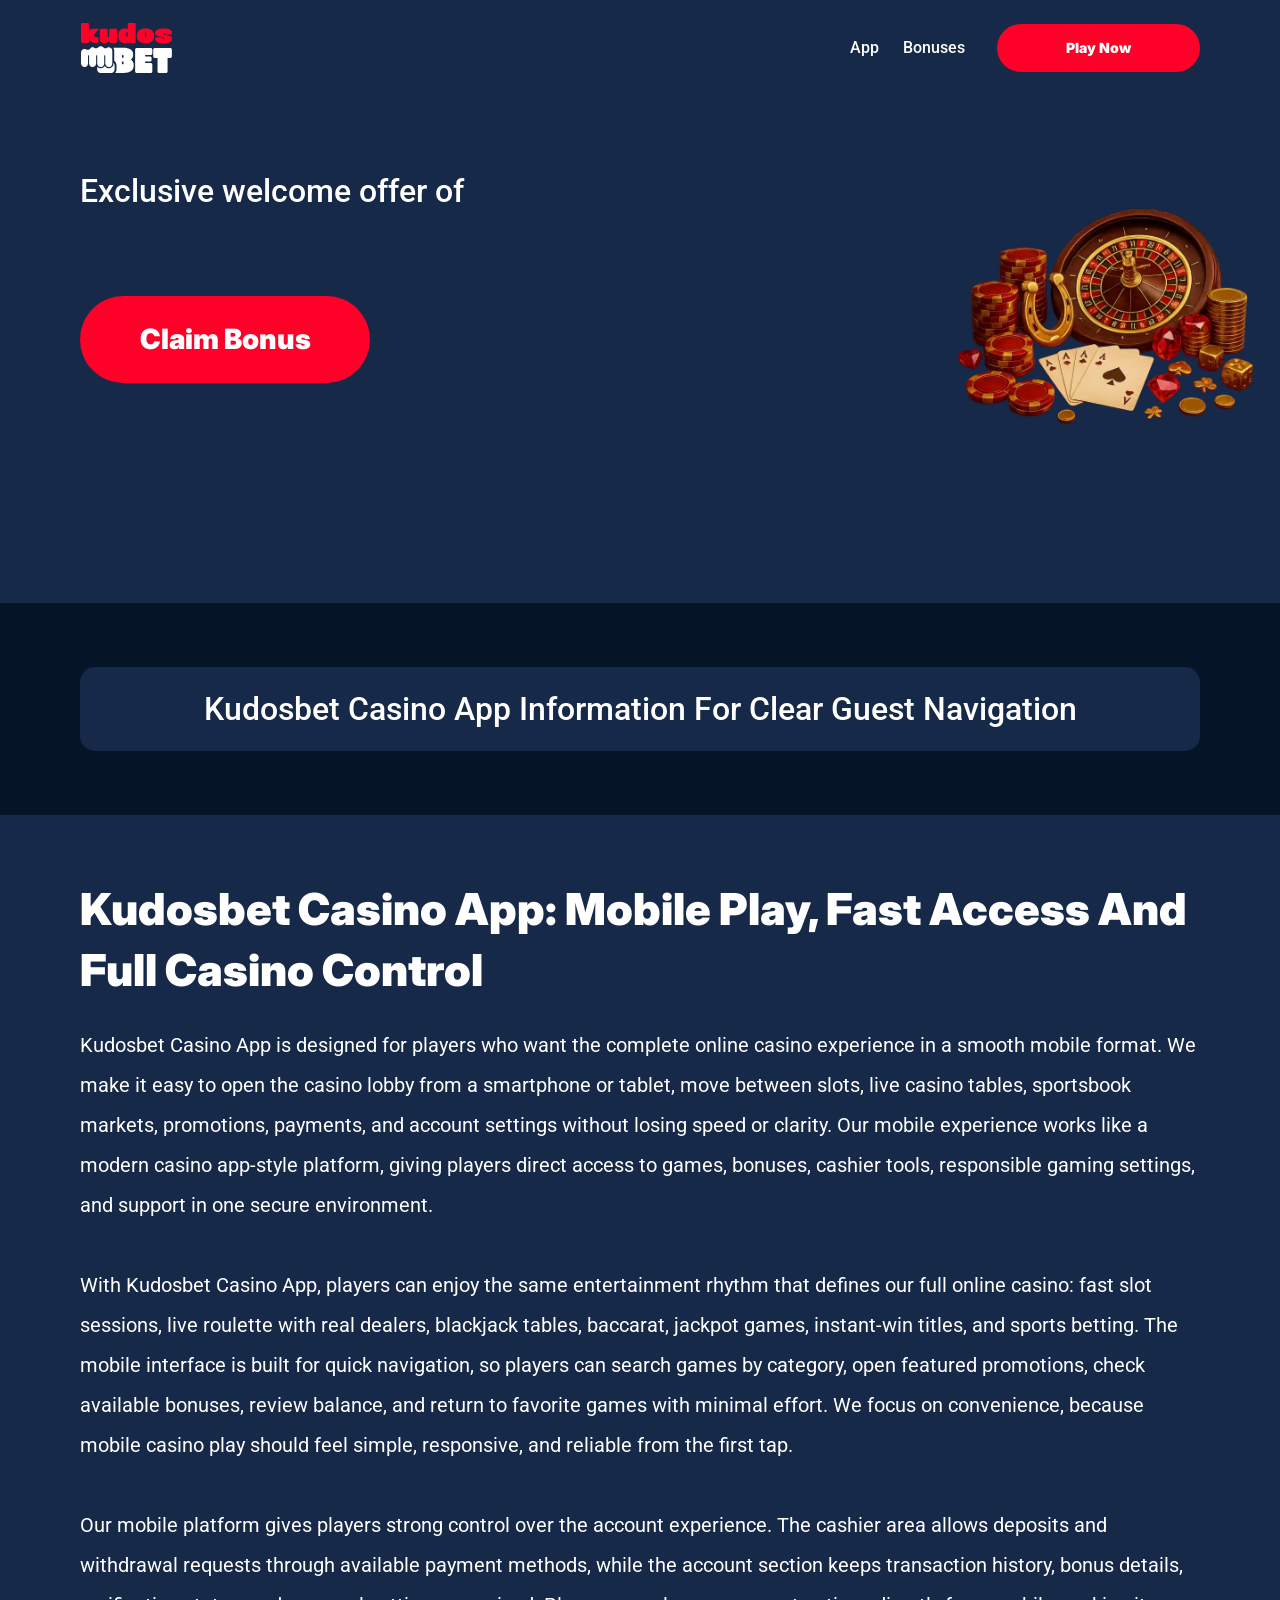
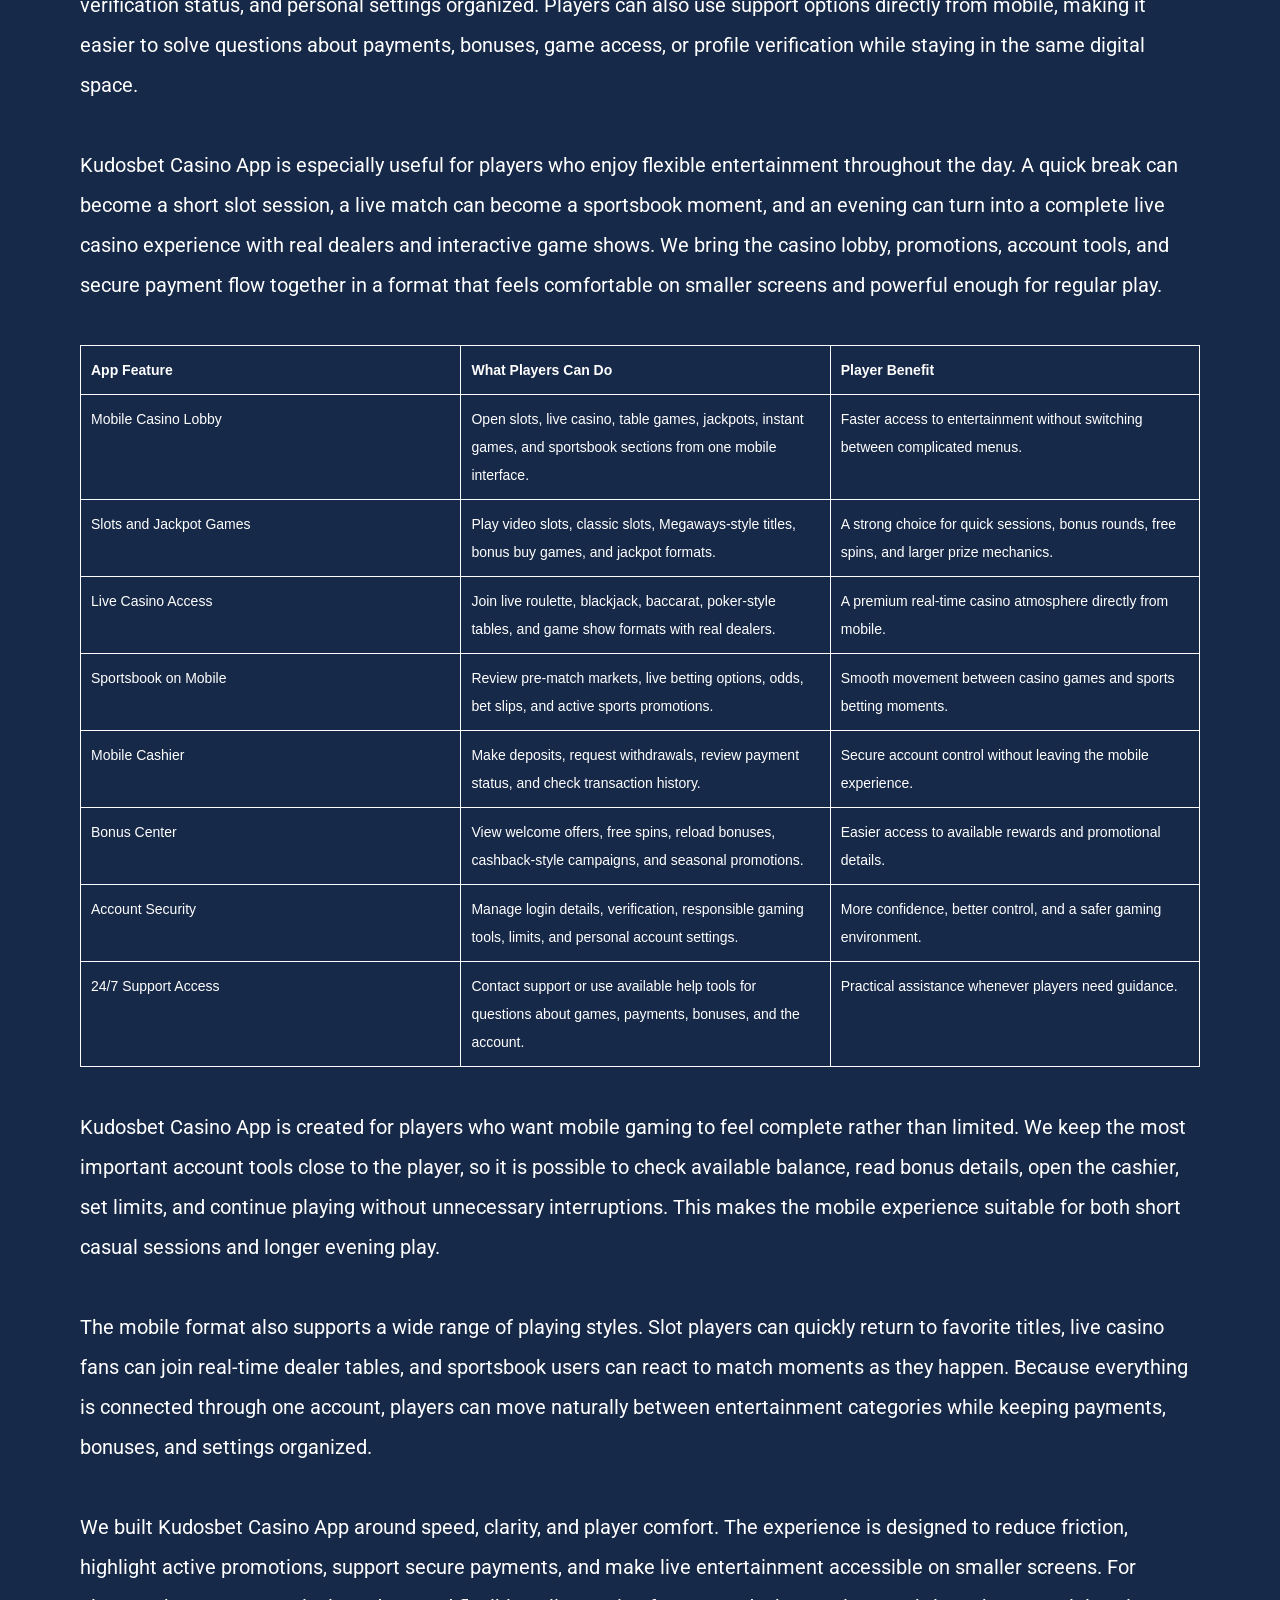
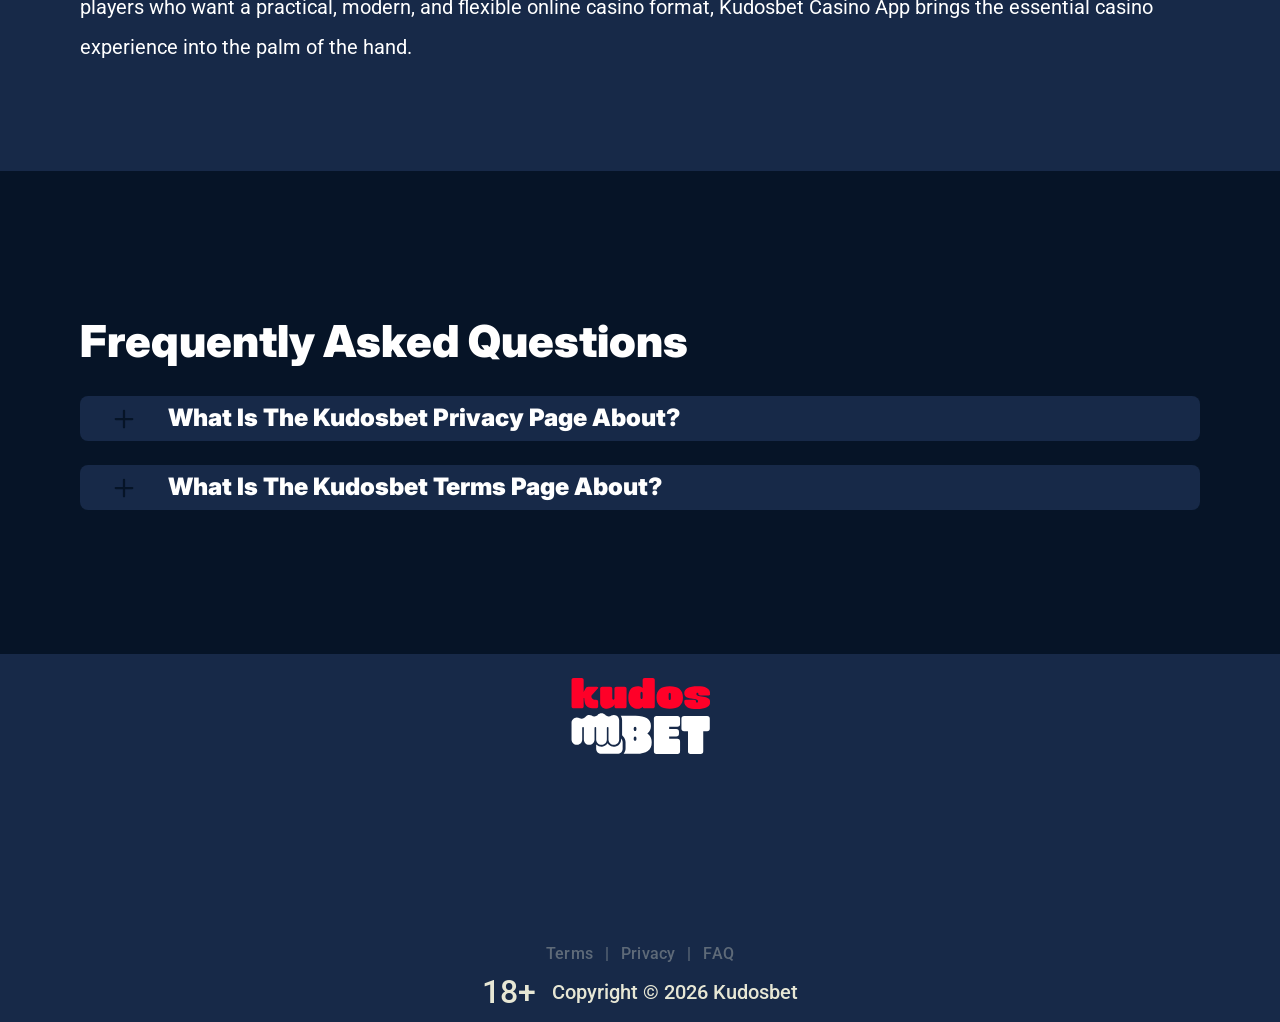
<file: app.html>
<!DOCTYPE html>
<html lang="en">

<head>
    <meta charset="utf-8">

    <script src="./common.js"></script>
    <script src="./pages.js"></script>

    <link rel="manifest" href="./manifest.json">

    <link rel="preconnect" href="https://fonts.googleapis.com" />
    <link rel="preconnect" href="https://fonts.gstatic.com" crossorigin />
    <!-- Google Fonts -->
    <link
            href="https://fonts.googleapis.com/css2?family=Inter:wght@300;400;500;600;700&display=swap"
            rel="stylesheet"
    />
    <!-- Google Fonts -->

    <!-- Google Fonts -->
    <link
            href="https://fonts.googleapis.com/css2?family=Roboto:wght@300;400;500;600;700&display=swap"
            rel="stylesheet"
    />

    <meta name="viewport" content="width=device-width, initial-scale=1, minimum-scale=1, maximum-scale=2">
    <link rel="preload" as="image" href="_assets/images/1781681385-logo.svg" fetchpriority="high">
    <link rel="stylesheet" href="./normalize.css">
    <link rel="stylesheet" href="./index.css">
    <meta name="theme-color" content="">
    <title>Kudosbet App | Official Casino App Information</title>
    <meta name="description"
          content="Find clear app-related information for Kudosbet, presented with verified brand-focused guidance.">
    <link rel="canonical" href="https://kudosbet-online.com/app">
    <meta property="og:title" content="Kudosbet App | Official Casino App Information">
    <meta property="og:description"
          content="Find clear app-related information for Kudosbet, presented with verified brand-focused guidance.">
    <meta property="og:url" content="https://kudosbet-online.com/app">
    <meta property="og:site_name" content="Kudosbet App | Official Casino App Information">
    <meta property="og:locale" content="en">
    <meta property="og:image" content="_assets/images/1781681376-main.webp">
    <meta property="og:image:width" content="1200">
    <meta property="og:image:height" content="630">
    <meta property="og:type" content="website">
    <meta name="twitter:card" content="summary_large_image">
    <meta name="twitter:site" content="kudosbet-online.com/app">
    <meta name="twitter:title" content="Kudosbet App | Official Casino App Information">
    <meta name="twitter:description"
          content="Find clear app-related information for Kudosbet, presented with verified brand-focused guidance.">
    <meta name="twitter:image" content="_assets/images/1781681376-main.webp">
    <meta name="twitter:image:width" content="1200">
    <meta name="twitter:image:height" content="630">
    <link rel="icon" href="_assets/images/1781681379-favicon.svg" type="image/x-icon" sizes="16x16">
    <meta name="language" content="en">
    <link rel="apple-touch-icon" href="_assets/images/1781681368-favicon.svg" sizes="96x96">
    <link rel="icon" href="_assets/images/1781681368-favicon.svg" type="image/webp" sizes="192x192">

    <link rel="preload" href="_assets/images/1781681402-main.webp" as="image" fetchpriority="high">

</head>

<body>
<svg
        style="display: none"
        xmlns="http://www.w3.org/2000/svg"
        width="1em"
        height="1em"
        viewBox="0 0 256 256"
>
    <symbol id="minus-icon" viewBox="0 0 256 256">
        <path
                fill="#061427"
                d="M228 128a12 12 0 0 1-12 12H40a12 12 0 0 1 0-24h176a12 12 0 0 1 12 12"
        />
    </symbol>
</svg>

<svg
        style="display: none"
        xmlns="http://www.w3.org/2000/svg"
        width="1em"
        height="1em"
        viewBox="0 0 32 32"
>
    <symbol id="globe-icon" viewBox="0 0 32 32">
        <path
                fill="#FF0028"
                d="M32.032 16c0-8.501-6.677-15.472-15.072-15.969-0.173-0.019-0.346-0.032-0.523-0.032-0.052 0-0.104 0.005-0.156 0.007-0.093-0.002-0.186-0.007-0.281-0.007-8.84 0-16.032 7.178-16.032 16.001s7.192 16.001 16.032 16.001c0.094 0 0.188-0.006 0.281-0.008 0.052 0.002 0.104 0.008 0.156 0.008 0.176 0 0.349-0.012 0.523-0.032 8.395-0.497 15.072-7.468 15.072-15.969zM29.049 21.151c-0.551-0.16-1.935-0.507-4.377-0.794 0.202-1.381 0.313-2.84 0.313-4.357 0-1.196-0.069-2.354-0.197-3.469 3.094-0.37 4.45-0.835 4.54-0.867l-0.372-1.050c0.695 1.659 1.080 3.478 1.080 5.386 0 1.818-0.352 3.555-0.987 5.151zM8.921 16c0-1.119 0.074-2.212 0.21-3.263 1.621 0.127 3.561 0.222 5.839 0.243v6.939c-2.219 0.021-4.114 0.111-5.709 0.234-0.22-1.319-0.34-2.715-0.34-4.154zM16.967 2.132c2.452 0.711 4.552 4.115 5.492 8.628-1.512 0.12-3.332 0.209-5.492 0.229v-8.857zM14.971 2.156v8.832c-2.136-0.021-3.965-0.109-5.502-0.226 0.96-4.457 3.076-7.836 5.502-8.606zM14.971 21.913l0 7.929c-2.263-0.718-4.256-3.705-5.293-7.719 1.492-0.11 3.253-0.189 5.292-0.21zM16.967 29.868l-0-7.955c2.061 0.020 3.814 0.102 5.288 0.217-1.019 4.067-3 7.076-5.288 7.738zM16.967 19.92l0-6.939c2.291-0.021 4.218-0.118 5.818-0.25 0.131 1.053 0.203 2.147 0.203 3.268 0 1.442-0.116 2.84-0.329 4.16-1.575-0.128-3.462-0.219-5.692-0.24zM28.588 9.81c-0.302 0.094-1.564 0.453-4.094 0.751-0.564-2.998-1.584-5.561-2.91-7.412 3.048 1.325 5.535 3.697 7.005 6.661zM11.213 2.831c-1.632 1.873-2.963 4.568-3.691 7.754-2.265-0.245-3.623-0.534-4.166-0.665 1.585-3.27 4.407-5.836 7.856-7.088zM2.614 11.787c0.385 0.104 1.841 0.467 4.549 0.766-0.155 1.107-0.24 2.26-0.24 3.447 0 1.509 0.136 2.96 0.383 4.334-2.325 0.251-3.755 0.552-4.396 0.706-0.607-1.566-0.944-3.264-0.944-5.041 0-1.467 0.228-2.883 0.649-4.213zM3.784 22.886c0.727-0.154 2.029-0.39 3.956-0.591 0.759 2.803 1.993 5.175 3.473 6.874-3.16-1.148-5.79-3.398-7.429-6.282v0zM21.583 28.849c1.195-1.665 2.14-3.907 2.728-6.525 1.982 0.227 3.226 0.494 3.853 0.652-1.5 2.596-3.808 4.669-6.581 5.873z">
        </path>
    </symbol>
</svg>

<svg width="32" height="31" viewBox="0 0 32 31" fill="none" xmlns="http://www.w3.org/2000/svg">
    <symbol id="star-icon" viewBox="0 0 32 31">
        <path d="M10.0431 24.5932L15.8898 21.0667L21.7365 24.6396L20.2052 17.9577L25.3559 13.5031L18.5811 12.8999L15.8898 6.58913L13.1985 12.8535L6.42371 13.4567L11.5744 17.9577L10.0431 24.5932ZM15.8898 25.4285L8.187 30.0687C7.84672 30.2853 7.49096 30.3781 7.11975 30.3471C6.74853 30.3162 6.42371 30.1925 6.1453 29.9759C5.86688 29.7594 5.65034 29.489 5.49566 29.1648C5.34099 28.8406 5.31005 28.4768 5.40286 28.0734L7.44456 19.3034L0.623417 13.4103C0.314068 13.1319 0.121034 12.8145 0.0443157 12.4581C-0.0324028 12.1017 -0.00951111 11.754 0.112991 11.415C0.235493 11.0759 0.421103 10.7975 0.669819 10.5797C0.918536 10.362 1.25882 10.2227 1.69067 10.1621L10.6927 9.37327L14.1729 1.11366C14.3276 0.742438 14.5676 0.464023 14.8931 0.278414C15.2185 0.0928044 15.5507 0 15.8898 0C16.2288 0 16.5611 0.0928044 16.8865 0.278414C17.2119 0.464023 17.452 0.742438 17.6067 1.11366L21.0869 9.37327L30.0889 10.1621C30.522 10.224 30.8623 10.3632 31.1098 10.5797C31.3572 10.7963 31.5428 11.0747 31.6666 11.415C31.7903 11.7553 31.8138 12.1036 31.7371 12.46C31.6604 12.8163 31.4667 13.1331 31.1562 13.4103L24.335 19.3034L26.3767 28.0734C26.4695 28.4756 26.4386 28.8394 26.2839 29.1648C26.1292 29.4902 25.9127 29.7606 25.6343 29.9759C25.3559 30.1912 25.0311 30.315 24.6598 30.3471C24.2886 30.3793 23.9329 30.2865 23.5926 30.0687L15.8898 25.4285Z" fill="#FF0028"/>
    </symbol>
</svg>

<svg
        xmlns="http://www.w3.org/2000/svg"
        width="1em"
        height="1em"
        viewBox="0 0 256 256"
>
    <symbol id="plus-icon" viewBox="0 0 256 256">
        <path
                fill="#061427"
                d="M228 128a12 12 0 0 1-12 12h-76v76a12 12 0 0 1-24 0v-76H40a12 12 0 0 1 0-24h76V40a12 12 0 0 1 24 0v76h76a12 12 0 0 1 12 12"
        />
    </symbol>
</svg>

<svg
        width="33"
        height="32"
        viewBox="0 0 33 32"
        fill="none"
        xmlns="http://www.w3.org/2000/svg"
>
    <symbol id="play-icon" viewBox="0 0 33 32">
        <path
                d="M16.8334 0.0786133C7.9606 0.0786133 0.767578 7.20678 0.767578 15.9998C0.767578 24.7929 7.9606 31.921 16.8334 31.921C25.7061 31.921 32.8992 24.7929 32.8992 15.9998C32.8992 7.20678 25.7061 0.0786133 16.8334 0.0786133ZM22.3861 16.8438L14.3532 21.8192C14.1907 21.9197 14.0059 21.9703 13.821 21.9703C13.6536 21.9703 13.4859 21.929 13.3342 21.8454C13.015 21.67 12.8169 21.3372 12.8169 20.9752V11.0244C12.8169 10.6625 13.015 10.3296 13.3342 10.1543C13.6533 9.97788 14.0436 9.98857 14.3532 10.1805L22.3861 15.1559C22.6796 15.3381 22.858 15.6568 22.858 15.9998C22.858 16.3428 22.6796 16.6616 22.3861 16.8438Z"
                fill="#FF0028"
        />
    </symbol>
</svg>

<svg
        width="20"
        height="20"
        viewBox="0 0 20 20"
        fill="none"
        xmlns="http://www.w3.org/2000/svg"
>
    <symbol id="information-outline" viewBox="0 0 20 20">
        <path
                d="M9 7H11V5H9V7ZM10 18C5.59 18 2 14.41 2 10C2 5.59 5.59 2 10 2C14.41 2 18 5.59 18 10C18 14.41 14.41 18 10 18ZM10 0C8.68678 0 7.38642 0.258658 6.17317 0.761205C4.95991 1.26375 3.85752 2.00035 2.92893 2.92893C1.05357 4.8043 0 7.34784 0 10C0 12.6522 1.05357 15.1957 2.92893 17.0711C3.85752 17.9997 4.95991 18.7362 6.17317 19.2388C7.38642 19.7413 8.68678 20 10 20C12.6522 20 15.1957 18.9464 17.0711 17.0711C18.9464 15.1957 20 12.6522 20 10C20 8.68678 19.7413 7.38642 19.2388 6.17317C18.7362 4.95991 17.9997 3.85752 17.0711 2.92893C16.1425 2.00035 15.0401 1.26375 13.8268 0.761205C12.6136 0.258658 11.3132 0 10 0ZM9 15H11V9H9V15Z"
                fill="#ffffff"
        />
    </symbol>
</svg>

<div class="wrapper">
    <header class="header" id="top">
        <div class="headerBlock">
            <div class="headerLogoContainer"><a href="/" aria-label="Main page"><img class="header__logo logo"
                                                                                                     src="_assets/images/1781681385-logo.svg" alt="Kudosbet" /></a></div>

            <div class="navBlockMain">

                <!-- Main Navigation -->
                <nav>
                    <button class="hamburger" aria-label="Toggle navigation menu">
                        <span></span>
                    </button>

                    <ul class="nav__list nav__list--header">

                        <li><a href="index">index</a></li>
                        <li><a href="app">App</a></li>
                        <li><a href="bonuses">Bonuses</a></li>
                        <li><a href="terms">Terms</a></li>
                        <li><a href="privacy">Privacy</a></li>
                        <li><a href="faq">FAQ</a></li>

                    </ul>
                </nav>
                <!-- CTA buttons -->
                <div class="btn__list">

                    <div class="nav__item nav__itemLarge">
                        <a
                                class="nav__link nav__linkLarge"
                                target="_blank"
                                href="casino.html?id=example-offer-id"
                                aria-label="Play Now"
                                id="navPlayNow"
                        >
                            Play Now
                        </a>
                    </div>
                </div>
            </div>

        </div>
    </header>
    <main class="main">
        <section class="heroContainer">
            <div class="hero">
                <div class="heroBlock block">
                    <div class="heroGroup">
                        <div class="heroTextGroup">
                            <p class="heroText heroTextDesktop">Exclusive welcome offer of</p>
                            <p class="heroText heroTextMobile">Exclusive welcome bonus of</p>
                            <p class="heroText heroTextBonus" id="bonusText"></p>
                        </div><a target="_blank" class="heroLink" id="bonusLink" href="/" aria-label="Play game"><span
                            class="heroButton btn btn--large">Claim Bonus</span></a>
                    </div>
                </div>
            </div>
            <div class="heroUnder">
                <h1 class="heroText heroMainTitle">Kudosbet Casino App Information for Clear Guest Navigation</h1>
            </div>
        </section>
        <div class="historyCircleContainer">
            <section class="history">
                <div class="container">
                    <div class="historyBlock block">
                        <h2 class="historyTitle title">Kudosbet Casino App: Mobile Play, Fast Access and Full Casino Control</h2>
                        <div class="historyDescription">
<p>
Kudosbet Casino App is designed for players who want the complete online casino experience in a smooth mobile format. We make it easy to open the casino lobby from a smartphone or tablet, move between slots, live casino tables, sportsbook markets, promotions, payments, and account settings without losing speed or clarity. Our mobile experience works like a modern casino app-style platform, giving players direct access to games, bonuses, cashier tools, responsible gaming settings, and support in one secure environment.
</p><br>

<p>
With Kudosbet Casino App, players can enjoy the same entertainment rhythm that defines our full online casino: fast slot sessions, live roulette with real dealers, blackjack tables, baccarat, jackpot games, instant-win titles, and sports betting. The mobile interface is built for quick navigation, so players can search games by category, open featured promotions, check available bonuses, review balance, and return to favorite games with minimal effort. We focus on convenience, because mobile casino play should feel simple, responsive, and reliable from the first tap.
</p><br>

<p>
Our mobile platform gives players strong control over the account experience. The cashier area allows deposits and withdrawal requests through available payment methods, while the account section keeps transaction history, bonus details, verification status, and personal settings organized. Players can also use support options directly from mobile, making it easier to solve questions about payments, bonuses, game access, or profile verification while staying in the same digital space.
</p>
<br>
<p>
Kudosbet Casino App is especially useful for players who enjoy flexible entertainment throughout the day. A quick break can become a short slot session, a live match can become a sportsbook moment, and an evening can turn into a complete live casino experience with real dealers and interactive game shows. We bring the casino lobby, promotions, account tools, and secure payment flow together in a format that feels comfortable on smaller screens and powerful enough for regular play.
</p>

<br>

<div style="width:100%; max-width:100%; overflow:hidden;">
  <table style="width:100%; max-width:100%; border-collapse:collapse; table-layout:fixed; font-family:Arial, sans-serif; font-size:clamp(9px, 2.2vw, 14px); color:#ffffff; background:transparent;">
    <tr>
      <th style="width:34%; border:1px solid #ffffff; padding:clamp(5px, 1.5vw, 10px); text-align:left; vertical-align:top; color:#ffffff; background:transparent; word-break:break-word;">
        App Feature
      </th>
      <th style="width:33%; border:1px solid #ffffff; padding:clamp(5px, 1.5vw, 10px); text-align:left; vertical-align:top; color:#ffffff; background:transparent; word-break:break-word;">
        What Players Can Do
      </th>
      <th style="width:33%; border:1px solid #ffffff; padding:clamp(5px, 1.5vw, 10px); text-align:left; vertical-align:top; color:#ffffff; background:transparent; word-break:break-word;">
        Player Benefit
      </th>
    </tr>

    <tr>
      <td style="border:1px solid #ffffff; padding:clamp(5px, 1.5vw, 10px); vertical-align:top; color:#ffffff; background:transparent; word-break:break-word;">
        Mobile Casino Lobby
      </td>
      <td style="border:1px solid #ffffff; padding:clamp(5px, 1.5vw, 10px); vertical-align:top; color:#ffffff; background:transparent; word-break:break-word;">
        Open slots, live casino, table games, jackpots, instant games, and sportsbook sections from one mobile interface.
      </td>
      <td style="border:1px solid #ffffff; padding:clamp(5px, 1.5vw, 10px); vertical-align:top; color:#ffffff; background:transparent; word-break:break-word;">
        Faster access to entertainment without switching between complicated menus.
      </td>
    </tr>

    <tr>
      <td style="border:1px solid #ffffff; padding:clamp(5px, 1.5vw, 10px); vertical-align:top; color:#ffffff; background:transparent; word-break:break-word;">
        Slots and Jackpot Games
      </td>
      <td style="border:1px solid #ffffff; padding:clamp(5px, 1.5vw, 10px); vertical-align:top; color:#ffffff; background:transparent; word-break:break-word;">
        Play video slots, classic slots, Megaways-style titles, bonus buy games, and jackpot formats.
      </td>
      <td style="border:1px solid #ffffff; padding:clamp(5px, 1.5vw, 10px); vertical-align:top; color:#ffffff; background:transparent; word-break:break-word;">
        A strong choice for quick sessions, bonus rounds, free spins, and larger prize mechanics.
      </td>
    </tr>

    <tr>
      <td style="border:1px solid #ffffff; padding:clamp(5px, 1.5vw, 10px); vertical-align:top; color:#ffffff; background:transparent; word-break:break-word;">
        Live Casino Access
      </td>
      <td style="border:1px solid #ffffff; padding:clamp(5px, 1.5vw, 10px); vertical-align:top; color:#ffffff; background:transparent; word-break:break-word;">
        Join live roulette, blackjack, baccarat, poker-style tables, and game show formats with real dealers.
      </td>
      <td style="border:1px solid #ffffff; padding:clamp(5px, 1.5vw, 10px); vertical-align:top; color:#ffffff; background:transparent; word-break:break-word;">
        A premium real-time casino atmosphere directly from mobile.
      </td>
    </tr>

    <tr>
      <td style="border:1px solid #ffffff; padding:clamp(5px, 1.5vw, 10px); vertical-align:top; color:#ffffff; background:transparent; word-break:break-word;">
        Sportsbook on Mobile
      </td>
      <td style="border:1px solid #ffffff; padding:clamp(5px, 1.5vw, 10px); vertical-align:top; color:#ffffff; background:transparent; word-break:break-word;">
        Review pre-match markets, live betting options, odds, bet slips, and active sports promotions.
      </td>
      <td style="border:1px solid #ffffff; padding:clamp(5px, 1.5vw, 10px); vertical-align:top; color:#ffffff; background:transparent; word-break:break-word;">
        Smooth movement between casino games and sports betting moments.
      </td>
    </tr>

    <tr>
      <td style="border:1px solid #ffffff; padding:clamp(5px, 1.5vw, 10px); vertical-align:top; color:#ffffff; background:transparent; word-break:break-word;">
        Mobile Cashier
      </td>
      <td style="border:1px solid #ffffff; padding:clamp(5px, 1.5vw, 10px); vertical-align:top; color:#ffffff; background:transparent; word-break:break-word;">
        Make deposits, request withdrawals, review payment status, and check transaction history.
      </td>
      <td style="border:1px solid #ffffff; padding:clamp(5px, 1.5vw, 10px); vertical-align:top; color:#ffffff; background:transparent; word-break:break-word;">
        Secure account control without leaving the mobile experience.
      </td>
    </tr>

    <tr>
      <td style="border:1px solid #ffffff; padding:clamp(5px, 1.5vw, 10px); vertical-align:top; color:#ffffff; background:transparent; word-break:break-word;">
        Bonus Center
      </td>
      <td style="border:1px solid #ffffff; padding:clamp(5px, 1.5vw, 10px); vertical-align:top; color:#ffffff; background:transparent; word-break:break-word;">
        View welcome offers, free spins, reload bonuses, cashback-style campaigns, and seasonal promotions.
      </td>
      <td style="border:1px solid #ffffff; padding:clamp(5px, 1.5vw, 10px); vertical-align:top; color:#ffffff; background:transparent; word-break:break-word;">
        Easier access to available rewards and promotional details.
      </td>
    </tr>

    <tr>
      <td style="border:1px solid #ffffff; padding:clamp(5px, 1.5vw, 10px); vertical-align:top; color:#ffffff; background:transparent; word-break:break-word;">
        Account Security
      </td>
      <td style="border:1px solid #ffffff; padding:clamp(5px, 1.5vw, 10px); vertical-align:top; color:#ffffff; background:transparent; word-break:break-word;">
        Manage login details, verification, responsible gaming tools, limits, and personal account settings.
      </td>
      <td style="border:1px solid #ffffff; padding:clamp(5px, 1.5vw, 10px); vertical-align:top; color:#ffffff; background:transparent; word-break:break-word;">
        More confidence, better control, and a safer gaming environment.
      </td>
    </tr>

    <tr>
      <td style="border:1px solid #ffffff; padding:clamp(5px, 1.5vw, 10px); vertical-align:top; color:#ffffff; background:transparent; word-break:break-word;">
        24/7 Support Access
      </td>
      <td style="border:1px solid #ffffff; padding:clamp(5px, 1.5vw, 10px); vertical-align:top; color:#ffffff; background:transparent; word-break:break-word;">
        Contact support or use available help tools for questions about games, payments, bonuses, and the account.
      </td>
      <td style="border:1px solid #ffffff; padding:clamp(5px, 1.5vw, 10px); vertical-align:top; color:#ffffff; background:transparent; word-break:break-word;">
        Practical assistance whenever players need guidance.
      </td>
    </tr>
  </table>
</div>

<br>

<p>
Kudosbet Casino App is created for players who want mobile gaming to feel complete rather than limited. We keep the most important account tools close to the player, so it is possible to check available balance, read bonus details, open the cashier, set limits, and continue playing without unnecessary interruptions. This makes the mobile experience suitable for both short casual sessions and longer evening play.
</p>
<br>
<p>
The mobile format also supports a wide range of playing styles. Slot players can quickly return to favorite titles, live casino fans can join real-time dealer tables, and sportsbook users can react to match moments as they happen. Because everything is connected through one account, players can move naturally between entertainment categories while keeping payments, bonuses, and settings organized.
</p>
<br>
<p>
We built Kudosbet Casino App around speed, clarity, and player comfort. The experience is designed to reduce friction, highlight active promotions, support secure payments, and make live entertainment accessible on smaller screens. For players who want a practical, modern, and flexible online casino format, Kudosbet Casino App brings the essential casino experience into the palm of the hand.
</p>

<br></div>
                    </div>
                </div>
            </section>
        </div>
        <section class="faq">
            <div class="container">
                <div class="faqBlock block">
                    <h2 class="faqTitle title"><span>Frequently Asked Questions</span></h2>
                    <div class="faqGroup"><input class="faqInput" type="checkbox" id="what_is_the_kudosbet_privacy_page_about"/><label
                            class="faqLabel" for="what_is_the_kudosbet_privacy_page_about">

                        <svg class="faqIcon" width="24" height="24" aria-hidden="true">
                            <use class="plus" href="#plus-icon"></use>
                            <use class="minus" href="#minus-icon"></use>
                        </svg>

                        <span class="gradientContainer"> What is the Kudosbet Privacy page about? </span></label>
                        <div class="faqContent">
                            <p>Our Privacy page is structured for privacy-related casino information connected with Kudosbetт.</p>
                        </div>
                    </div>
                    <div class="faqGroup"><input class="faqInput" type="checkbox" id="what_is_the_kudosbet_terms_page_about"/><label
                            class="faqLabel" for="what_is_the_kudosbet_terms_page_about">

                        <svg class="faqIcon" width="24" height="24" aria-hidden="true">
                            <use class="plus" href="#plus-icon"></use>
                            <use class="minus" href="#minus-icon"></use>
                        </svg>

                        <span class="gradientContainer"> What is the Kudosbet Terms page about? </span></label>
                        <div class="faqContent">
                            <p>Our Terms page is prepared for clear casino terms information for our guests.</p>
                        </div>
                    </div>
                </div>
            </div>
        </section>
    </main>
</div>

<footer class="footer">
    <div class="footerContainer">
        <div class="footerTop">
            <div class="footerLogoContainer"><a href="https://kudosbet-online.com/app" aria-label="Main page"><img class="footer__logo"
                                                                                                     src="_assets/images/1781681393-logo.svg" alt="" width="140"
                                                                                                     height="48" /></a></div>
            <div class="footerPay">
                <div class="payBlock"><img class="payElementGrey"
                                           src="./assets/images/footer/payment/masterCard.svg" alt="MasterCard" /><img
                        class="payElementColor" src="./assets/images/footer/payment/masterCard--color.svg"
                        alt="MasterCard" title="MasterCard in Kudosbet" /></div>
                <div class="payBlock"><img class="payElementGrey" src="./assets/images/footer/payment/visa.svg"
                                           alt="Visa" /><img class="payElementColor"
                                                             src="./assets/images/footer/payment/visa--color.svg" alt="Visa" title="Visa in Kudosbet" /></div>
                <div class="payBlock"><img class="payElementGrey" src="./assets/images/footer/payment/neteller.svg"
                                           alt="Neteller" /><img class="payElementColor"
                                                                 src="./assets/images/footer/payment/neteller--color.svg" alt="Neteller" title="Neteller in Kudosbet" /></div>
                <div class="payBlock"><img class="payElementGrey" src="./assets/images/footer/payment/skrill.svg"
                                           alt="Skrill" /><img class="payElementColor"
                                                               src="./assets/images/footer/payment/skrill--color.svg" alt="Skrill" title="Skrill in Kudosbet" /></div>
                <div class="payBlock"><img class="payElementGrey" src="./assets/images/footer/payment/bitcoin.svg"
                                           alt="Bitcoin" /><img class="payElementColor"
                                                                src="./assets/images/footer/payment/bitcoin--color.svg" alt="Bitcoin" title="Bitcoin in Kudosbet" /></div>
                <div class="payBlock"><img class="payElementGrey" src="./assets/images/footer/payment/litecoin.svg"
                                           alt="Litecoin" /><img class="payElementColor"
                                                                 src="./assets/images/footer/payment/litecoin--color.svg" alt="Litecoin" title="Litecoin in Kudosbet" /></div>
                <div class="payBlock"><img class="payElementGrey" src="./assets/images/footer/payment/ethereum.svg"
                                           alt="Etherium" /><img class="payElementColor"
                                                                 src="./assets/images/footer/payment/ethereum--color.svg" alt="Etherium" title="Etherium in Kudosbet" /></div>
            </div>
        </div>
        <div class="footerMiddle">
            <div class="footerOperator">
                <div class="operatorBlock"><img class="operatorElementGrey"
                                                src="./assets/images/footer/operator/gpwa.svg" alt="GPWA" /><img
                        class="operatorElementColor" src="./assets/images/footer/operator/gpwa--color.svg"
                        alt="GPWA" title="GPWA in Kudosbet" /></div>
                <div class="operatorBlock"><img class="operatorElementGrey"
                                                src="./assets/images/footer/operator/gambleaware.svg" alt="Gamble Aware" /><img
                        class="operatorElementColor" src="./assets/images/footer/operator/gambleaware--color.svg"
                        alt="Gamble Aware" title="Gamble Aware in Kudosbet" /></div>
                <div class="operatorBlock"><img class="operatorElementGrey"
                                                src="./assets/images/footer/operator/gamcare.svg" alt="Game care" /><img
                        class="operatorElementColor" src="./assets/images/footer/operator/gamcare--color.svg"
                        alt="Game care" title="Game care in Kudosbet" /></div>
                <div class="operatorBlock"><img class="operatorElementGrey"
                                                src="./assets/images/footer/operator/gambling-therapy.svg" alt="Gambling Therapy" /><img
                        class="operatorElementColor"
                        src="./assets/images/footer/operator/gambling-therapy--color.svg" alt="Gambling Therapy" title="Gambling Therapy in Kudosbet" />
                </div>
                <div class="operatorBlock"><img class="operatorElementGrey"
                                                src="./assets/images/footer/operator/gamban.svg" alt="Gamban" /><img
                        class="operatorElementColor" src="./assets/images/footer/operator/gamban--color.svg"
                        alt="Gamban" title="Gamban in Kudosbet" /></div>
                <div class="operatorBlock"><img class="operatorElementGrey"
                                                src="./assets/images/footer/operator/betblocker.svg" alt="BetBlocker" /><img
                        class="operatorElementColor" src="./assets/images/footer/operator/betblocker--color.svg"
                        alt="BetBlocker" title="BetBlocker in Kudosbet" /></div>
                <div class="operatorBlock"><img class="operatorElementGrey"
                                                src="./assets/images/footer/operator/itech_labs.svg" alt="ITech Labs" /><img
                        class="operatorElementColor" src="./assets/images/footer/operator/itech_labs--color.svg"
                        alt="ITech Labs" title="ITech Labs in Kudosbet" /></div>
                <div class="operatorBlock"><img class="operatorElementGrey"
                                                src="./assets/images/footer/operator/ecogra.svg" alt="Ecogra" /><img
                        class="operatorElementColor" src="./assets/images/footer/operator/ecogra--color.svg"
                        alt="Ecogra" title="Ecogra in Kudosbet" /></div>
            </div>
        </div>
        <div class="footerNavBlock">
            <nav>
                <ul class="nav__list--footer">

                    <li class="footer__navItem"><a href="index">index</a></li>
                    <li class="footer__navItem"><a href="app">App</a></li>
                    <li class="footer__navItem"><a href="bonuses">Bonuses</a></li>
                    <li class="footer__navItem"><a href="terms">Terms</a></li>
                    <li class="footer__navItem"><a href="privacy">Privacy</a></li>
                    <li class="footer__navItem"><a href="faq">FAQ</a></li>

                </ul>
            </nav>
        </div>
        <div class="footerBottom">
            <div class="footerBottomGroup">
                <p class="footerBottomAge">18+</p>
                <p class="footerBottomCopyright">Copyright © <span class="js-current-year"></span> Kudosbet </p>
            </div>
        </div>
    </div>
</footer>

<script>
    var playButtonName = "#play-icon";
    var informationOutlineName =
        "#information-outline";
    var topCasinoButtonText = "Claim Bonus";
    var welcomeBonusText = "Welcome bonus";
    var bonusDetailsButtonText = "";
    var playNowText = "";
    var maximumAmountText = "";
    var wagerText = "";
    var bonusCodeText = "";
    var depositText = "";
    var casinoName = "Kudosbet";
</script>

</body>
</html>
</file>
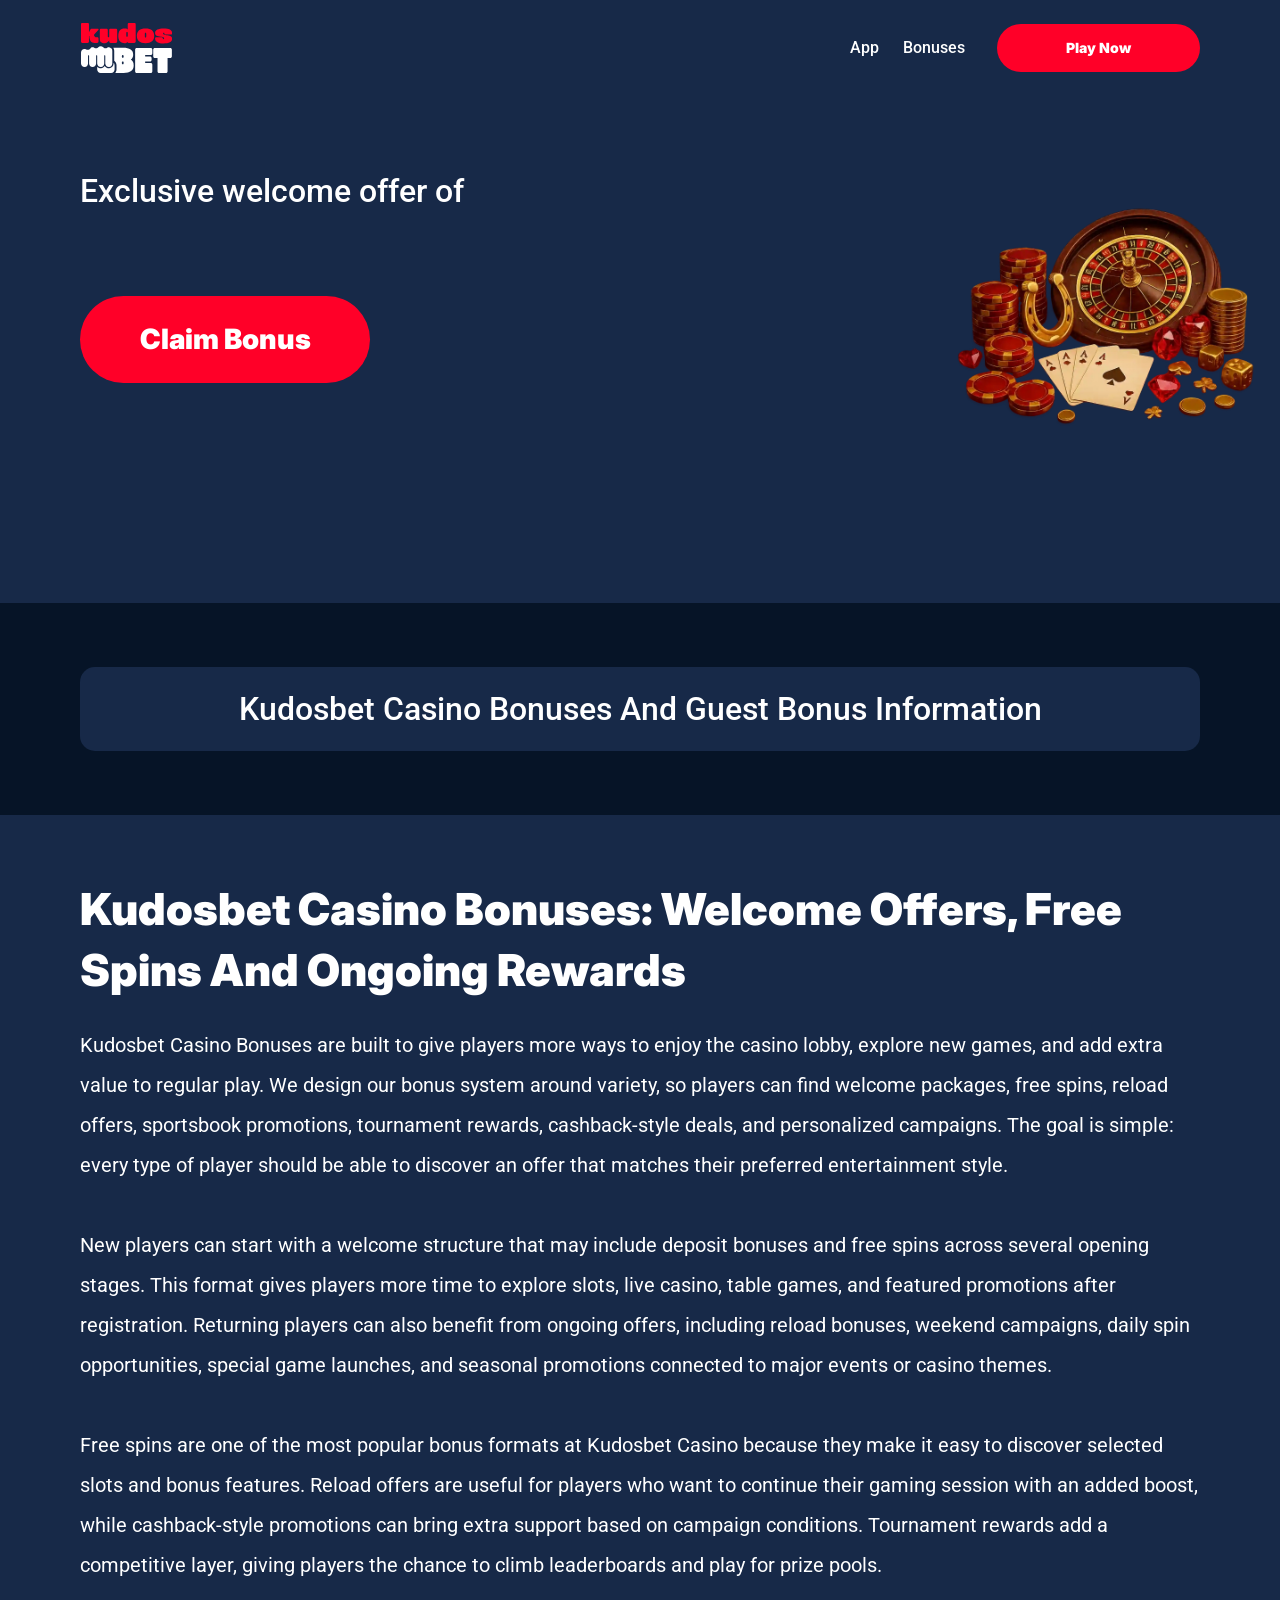
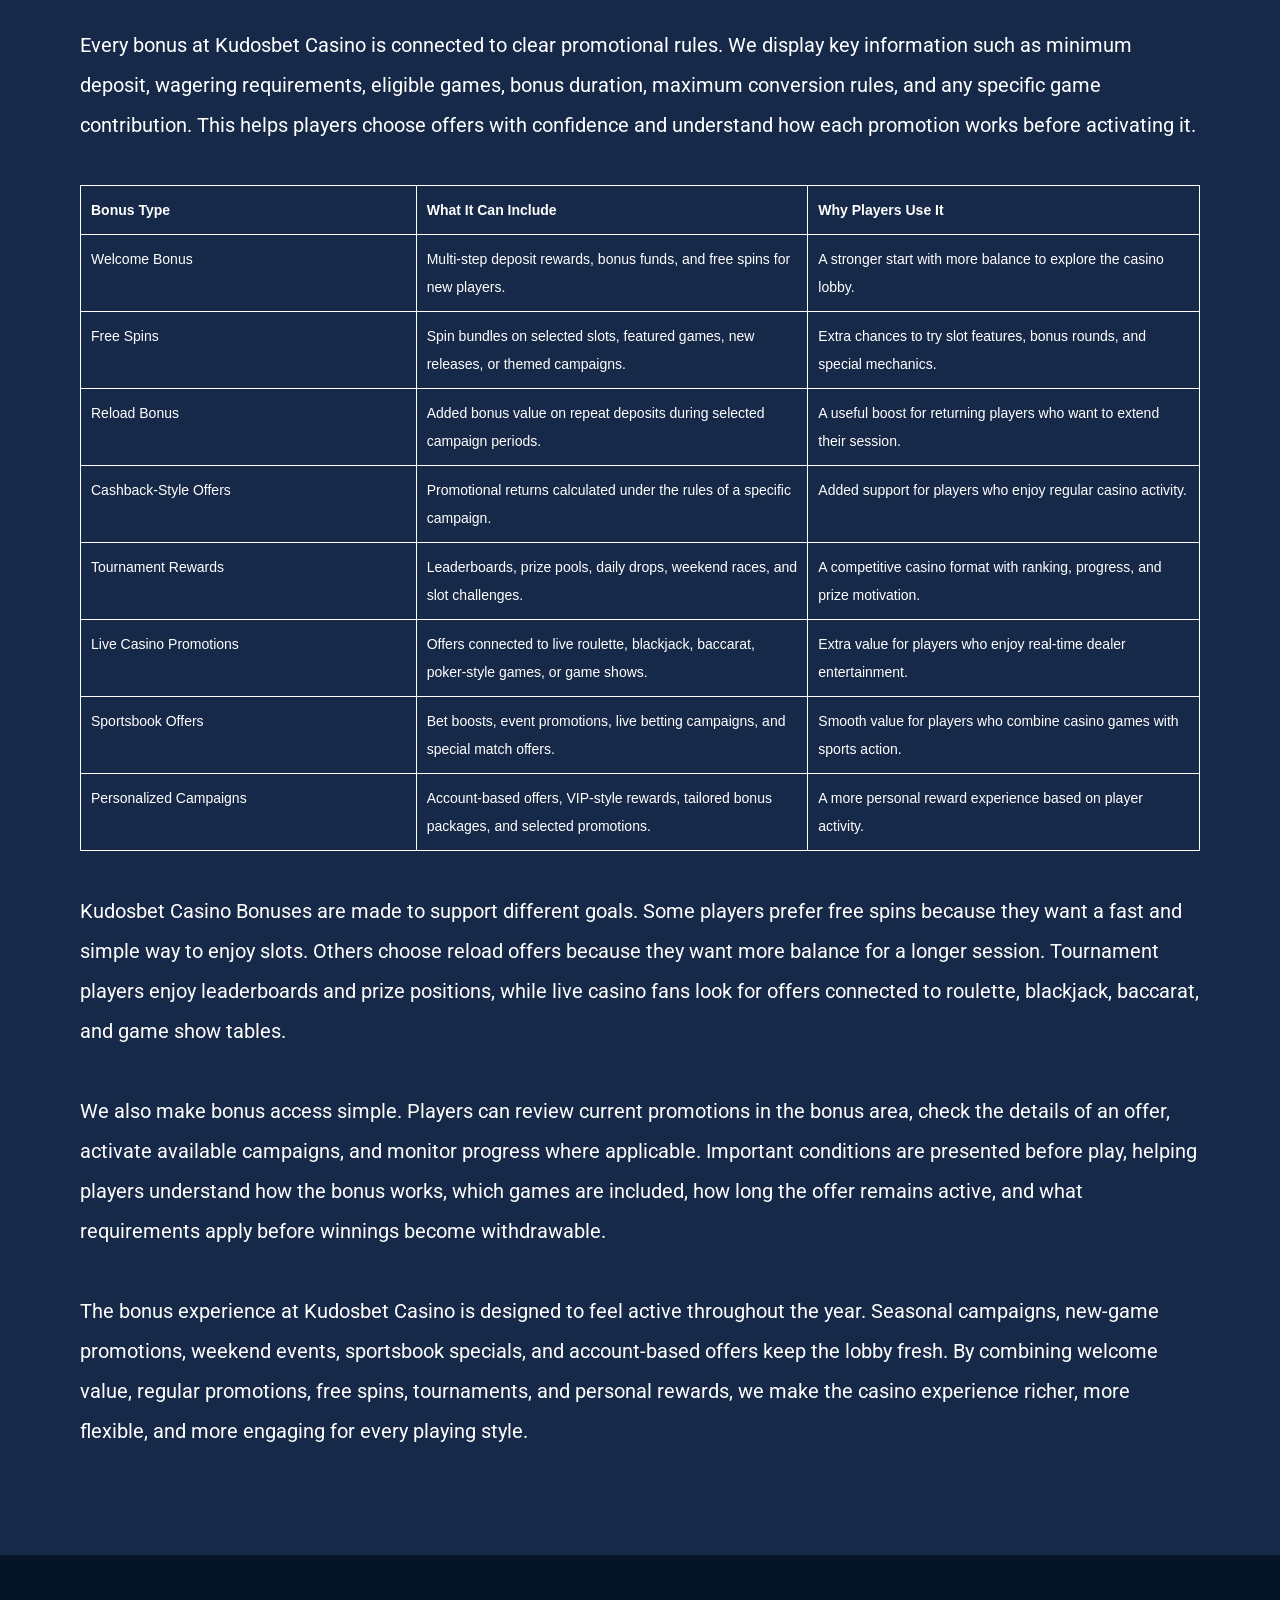
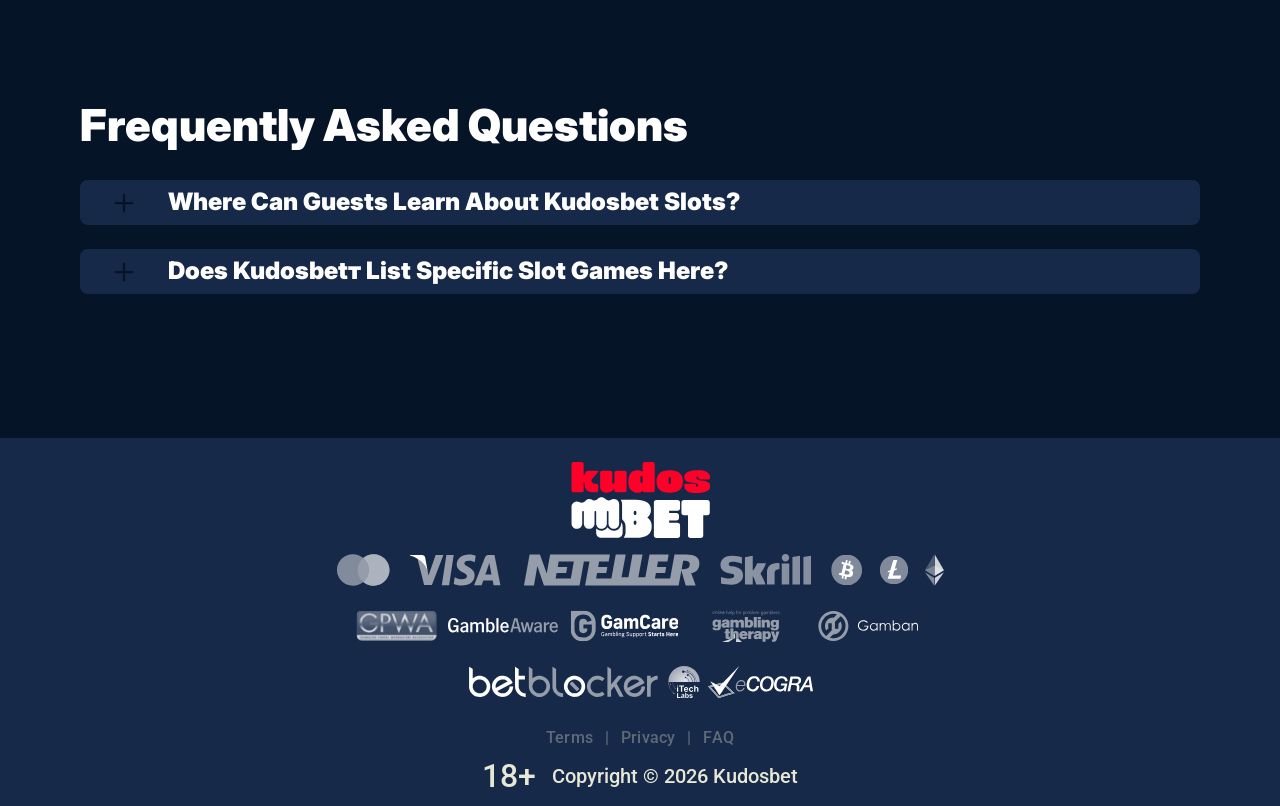
<file: bonuses.html>
<!DOCTYPE html>
<html lang="en">

<head>
    <meta charset="utf-8">
    <script src="./common.js"></script>
    <script src="./pages.js"></script>

    <link rel="manifest" href="./manifest.json">

    <link rel="preconnect" href="https://fonts.googleapis.com" />
    <link rel="preconnect" href="https://fonts.gstatic.com" crossorigin />
    <!-- Google Fonts -->
    <link
            href="https://fonts.googleapis.com/css2?family=Inter:wght@300;400;500;600;700&display=swap"
            rel="stylesheet"
    />
    <!-- Google Fonts -->

    <!-- Google Fonts -->
    <link
            href="https://fonts.googleapis.com/css2?family=Roboto:wght@300;400;500;600;700&display=swap"
            rel="stylesheet"
    />

    <meta name="viewport" content="width=device-width, initial-scale=1, minimum-scale=1, maximum-scale=2">
    <link rel="preload" as="image" href="_assets/images/1781681385-logo.svg" fetchpriority="high">
    <link rel="stylesheet" href="./normalize.css">
    <link rel="stylesheet" href="./index.css">
    <meta name="theme-color" content="">
    <title>Kudosbet Bonuses | Casino Bonus Information</title>
    <meta name="description"
          content="Review Kudosbet bonus information with a clear focus on current official casino details.">
    <link rel="canonical" href="https://kudosbet-online.com/bonuses">
    <meta property="og:title" content="Kudosbet Bonuses | Casino Bonus Information">
    <meta property="og:description"
          content="Review Kudosbet bonus information with a clear focus on current official casino details.">
    <meta property="og:url" content="https://kudosbet-online.com/bonuses">
    <meta property="og:site_name" content="Kudosbet Bonuses | Casino Bonus Information">
    <meta property="og:locale" content="en">
    <meta property="og:image" content="_assets/images/1781681376-main.webp">
    <meta property="og:image:width" content="1200">
    <meta property="og:image:height" content="630">
    <meta property="og:type" content="website">
    <meta name="twitter:card" content="summary_large_image">
    <meta name="twitter:site" content="kudosbet-online.com/bonuses">
    <meta name="twitter:title" content="Kudosbet Bonuses | Casino Bonus Information">
    <meta name="twitter:description"
          content="Review Kudosbet bonus information with a clear focus on current official casino details.">
    <meta name="twitter:image" content="_assets/images/1781681376-main.webp">
    <meta name="twitter:image:width" content="1200">
    <meta name="twitter:image:height" content="630">
    <link rel="icon" href="_assets/images/1781681379-favicon.svg" type="image/x-icon" sizes="16x16">
    <meta name="language" content="en">
    <link rel="apple-touch-icon" href="_assets/images/1781681368-favicon.svg" sizes="96x96">
    <link rel="icon" href="_assets/images/1781681368-favicon.svg" type="image/webp" sizes="192x192">

    <link rel="preload" href="_assets/images/1781681402-main.webp" as="image" fetchpriority="high">

</head>

<body>
<svg
        style="display: none"
        xmlns="http://www.w3.org/2000/svg"
        width="1em"
        height="1em"
        viewBox="0 0 256 256"
>
    <symbol id="minus-icon" viewBox="0 0 256 256">
        <path
                fill="#061427"
                d="M228 128a12 12 0 0 1-12 12H40a12 12 0 0 1 0-24h176a12 12 0 0 1 12 12"
        />
    </symbol>
</svg>

<svg
        style="display: none"
        xmlns="http://www.w3.org/2000/svg"
        width="1em"
        height="1em"
        viewBox="0 0 32 32"
>
    <symbol id="globe-icon" viewBox="0 0 32 32">
        <path
                fill="#FF0028"
                d="M32.032 16c0-8.501-6.677-15.472-15.072-15.969-0.173-0.019-0.346-0.032-0.523-0.032-0.052 0-0.104 0.005-0.156 0.007-0.093-0.002-0.186-0.007-0.281-0.007-8.84 0-16.032 7.178-16.032 16.001s7.192 16.001 16.032 16.001c0.094 0 0.188-0.006 0.281-0.008 0.052 0.002 0.104 0.008 0.156 0.008 0.176 0 0.349-0.012 0.523-0.032 8.395-0.497 15.072-7.468 15.072-15.969zM29.049 21.151c-0.551-0.16-1.935-0.507-4.377-0.794 0.202-1.381 0.313-2.84 0.313-4.357 0-1.196-0.069-2.354-0.197-3.469 3.094-0.37 4.45-0.835 4.54-0.867l-0.372-1.050c0.695 1.659 1.080 3.478 1.080 5.386 0 1.818-0.352 3.555-0.987 5.151zM8.921 16c0-1.119 0.074-2.212 0.21-3.263 1.621 0.127 3.561 0.222 5.839 0.243v6.939c-2.219 0.021-4.114 0.111-5.709 0.234-0.22-1.319-0.34-2.715-0.34-4.154zM16.967 2.132c2.452 0.711 4.552 4.115 5.492 8.628-1.512 0.12-3.332 0.209-5.492 0.229v-8.857zM14.971 2.156v8.832c-2.136-0.021-3.965-0.109-5.502-0.226 0.96-4.457 3.076-7.836 5.502-8.606zM14.971 21.913l0 7.929c-2.263-0.718-4.256-3.705-5.293-7.719 1.492-0.11 3.253-0.189 5.292-0.21zM16.967 29.868l-0-7.955c2.061 0.020 3.814 0.102 5.288 0.217-1.019 4.067-3 7.076-5.288 7.738zM16.967 19.92l0-6.939c2.291-0.021 4.218-0.118 5.818-0.25 0.131 1.053 0.203 2.147 0.203 3.268 0 1.442-0.116 2.84-0.329 4.16-1.575-0.128-3.462-0.219-5.692-0.24zM28.588 9.81c-0.302 0.094-1.564 0.453-4.094 0.751-0.564-2.998-1.584-5.561-2.91-7.412 3.048 1.325 5.535 3.697 7.005 6.661zM11.213 2.831c-1.632 1.873-2.963 4.568-3.691 7.754-2.265-0.245-3.623-0.534-4.166-0.665 1.585-3.27 4.407-5.836 7.856-7.088zM2.614 11.787c0.385 0.104 1.841 0.467 4.549 0.766-0.155 1.107-0.24 2.26-0.24 3.447 0 1.509 0.136 2.96 0.383 4.334-2.325 0.251-3.755 0.552-4.396 0.706-0.607-1.566-0.944-3.264-0.944-5.041 0-1.467 0.228-2.883 0.649-4.213zM3.784 22.886c0.727-0.154 2.029-0.39 3.956-0.591 0.759 2.803 1.993 5.175 3.473 6.874-3.16-1.148-5.79-3.398-7.429-6.282v0zM21.583 28.849c1.195-1.665 2.14-3.907 2.728-6.525 1.982 0.227 3.226 0.494 3.853 0.652-1.5 2.596-3.808 4.669-6.581 5.873z">
        </path>
    </symbol>
</svg>

<svg width="32" height="31" viewBox="0 0 32 31" fill="none" xmlns="http://www.w3.org/2000/svg">
    <symbol id="star-icon" viewBox="0 0 32 31">
        <path d="M10.0431 24.5932L15.8898 21.0667L21.7365 24.6396L20.2052 17.9577L25.3559 13.5031L18.5811 12.8999L15.8898 6.58913L13.1985 12.8535L6.42371 13.4567L11.5744 17.9577L10.0431 24.5932ZM15.8898 25.4285L8.187 30.0687C7.84672 30.2853 7.49096 30.3781 7.11975 30.3471C6.74853 30.3162 6.42371 30.1925 6.1453 29.9759C5.86688 29.7594 5.65034 29.489 5.49566 29.1648C5.34099 28.8406 5.31005 28.4768 5.40286 28.0734L7.44456 19.3034L0.623417 13.4103C0.314068 13.1319 0.121034 12.8145 0.0443157 12.4581C-0.0324028 12.1017 -0.00951111 11.754 0.112991 11.415C0.235493 11.0759 0.421103 10.7975 0.669819 10.5797C0.918536 10.362 1.25882 10.2227 1.69067 10.1621L10.6927 9.37327L14.1729 1.11366C14.3276 0.742438 14.5676 0.464023 14.8931 0.278414C15.2185 0.0928044 15.5507 0 15.8898 0C16.2288 0 16.5611 0.0928044 16.8865 0.278414C17.2119 0.464023 17.452 0.742438 17.6067 1.11366L21.0869 9.37327L30.0889 10.1621C30.522 10.224 30.8623 10.3632 31.1098 10.5797C31.3572 10.7963 31.5428 11.0747 31.6666 11.415C31.7903 11.7553 31.8138 12.1036 31.7371 12.46C31.6604 12.8163 31.4667 13.1331 31.1562 13.4103L24.335 19.3034L26.3767 28.0734C26.4695 28.4756 26.4386 28.8394 26.2839 29.1648C26.1292 29.4902 25.9127 29.7606 25.6343 29.9759C25.3559 30.1912 25.0311 30.315 24.6598 30.3471C24.2886 30.3793 23.9329 30.2865 23.5926 30.0687L15.8898 25.4285Z" fill="#FF0028"/>
    </symbol>
</svg>

<svg
        xmlns="http://www.w3.org/2000/svg"
        width="1em"
        height="1em"
        viewBox="0 0 256 256"
>
    <symbol id="plus-icon" viewBox="0 0 256 256">
        <path
                fill="#061427"
                d="M228 128a12 12 0 0 1-12 12h-76v76a12 12 0 0 1-24 0v-76H40a12 12 0 0 1 0-24h76V40a12 12 0 0 1 24 0v76h76a12 12 0 0 1 12 12"
        />
    </symbol>
</svg>

<svg
        width="33"
        height="32"
        viewBox="0 0 33 32"
        fill="none"
        xmlns="http://www.w3.org/2000/svg"
>
    <symbol id="play-icon" viewBox="0 0 33 32">
        <path
                d="M16.8334 0.0786133C7.9606 0.0786133 0.767578 7.20678 0.767578 15.9998C0.767578 24.7929 7.9606 31.921 16.8334 31.921C25.7061 31.921 32.8992 24.7929 32.8992 15.9998C32.8992 7.20678 25.7061 0.0786133 16.8334 0.0786133ZM22.3861 16.8438L14.3532 21.8192C14.1907 21.9197 14.0059 21.9703 13.821 21.9703C13.6536 21.9703 13.4859 21.929 13.3342 21.8454C13.015 21.67 12.8169 21.3372 12.8169 20.9752V11.0244C12.8169 10.6625 13.015 10.3296 13.3342 10.1543C13.6533 9.97788 14.0436 9.98857 14.3532 10.1805L22.3861 15.1559C22.6796 15.3381 22.858 15.6568 22.858 15.9998C22.858 16.3428 22.6796 16.6616 22.3861 16.8438Z"
                fill="#FF0028"
        />
    </symbol>
</svg>

<svg
        width="20"
        height="20"
        viewBox="0 0 20 20"
        fill="none"
        xmlns="http://www.w3.org/2000/svg"
>
    <symbol id="information-outline" viewBox="0 0 20 20">
        <path
                d="M9 7H11V5H9V7ZM10 18C5.59 18 2 14.41 2 10C2 5.59 5.59 2 10 2C14.41 2 18 5.59 18 10C18 14.41 14.41 18 10 18ZM10 0C8.68678 0 7.38642 0.258658 6.17317 0.761205C4.95991 1.26375 3.85752 2.00035 2.92893 2.92893C1.05357 4.8043 0 7.34784 0 10C0 12.6522 1.05357 15.1957 2.92893 17.0711C3.85752 17.9997 4.95991 18.7362 6.17317 19.2388C7.38642 19.7413 8.68678 20 10 20C12.6522 20 15.1957 18.9464 17.0711 17.0711C18.9464 15.1957 20 12.6522 20 10C20 8.68678 19.7413 7.38642 19.2388 6.17317C18.7362 4.95991 17.9997 3.85752 17.0711 2.92893C16.1425 2.00035 15.0401 1.26375 13.8268 0.761205C12.6136 0.258658 11.3132 0 10 0ZM9 15H11V9H9V15Z"
                fill="#ffffff"
        />
    </symbol>
</svg>

<div class="wrapper">
    <header class="header" id="top">
        <div class="headerBlock">
            <div class="headerLogoContainer"><a href="/" aria-label="Main page"><img class="header__logo logo"
                                                                                                     src="_assets/images/1781681385-logo.svg" alt="Kudosbet" /></a></div>

            <div class="navBlockMain">

                <!-- Main Navigation -->
                <nav>
                    <button class="hamburger" aria-label="Toggle navigation menu">
                        <span></span>
                    </button>

                    <ul class="nav__list nav__list--header">

                        <li><a href="index">index</a></li>
                        <li><a href="app">App</a></li>
                        <li><a href="bonuses">Bonuses</a></li>
                        <li><a href="terms">Terms</a></li>
                        <li><a href="privacy">Privacy</a></li>
                        <li><a href="faq">FAQ</a></li>

                    </ul>
                </nav>
                <!-- CTA buttons -->
                <div class="btn__list">
<!--                    <div class="nav__item">-->
<!--                        <a-->
<!--                                class="nav__link"-->
<!--                                target="_blank"-->
<!--                                href="casino.html?id=example-offer-id"-->
<!--                                aria-label=""-->
<!--                                id="navSignUp"-->
<!--                        >-->
<!--                            -->
<!--                        </a>-->
<!--                    </div>-->

                    <div class="nav__item nav__itemLarge">
                        <a
                                class="nav__link nav__linkLarge"
                                target="_blank"
                                href="casino.html?id=example-offer-id"
                                aria-label="Play Now"
                                id="navPlayNow"
                        >
                            Play Now
                        </a>
                    </div>
                </div>
            </div>

        </div>
    </header>
    <main class="main">
        <section class="heroContainer">
            <div class="hero">
                <div class="heroBlock block">
                    <div class="heroGroup">
                        <div class="heroTextGroup">
                            <p class="heroText heroTextDesktop">Exclusive welcome offer of</p>
                            <p class="heroText heroTextMobile">Exclusive welcome bonus of</p>
                            <p class="heroText heroTextBonus" id="bonusText"></p>
                        </div><a target="_blank" class="heroLink" id="bonusLink" href="/" aria-label="Play game"><span
                            class="heroButton btn btn--large">Claim Bonus</span></a>
                    </div>
                </div>
            </div>
            <div class="heroUnder">
                <h1 class="heroText heroMainTitle">Kudosbet Casino Bonuses and Guest Bonus Information</h1>
            </div>
        </section>
        <div class="historyCircleContainer">
            <section class="history">
                <div class="container">
                    <div class="historyBlock block">
                        <h2 class="historyTitle title">Kudosbet Casino Bonuses: Welcome Offers, Free Spins and Ongoing Rewards</h2>
                        <div class="historyDescription">

<p>
Kudosbet Casino Bonuses are built to give players more ways to enjoy the casino lobby, explore new games, and add extra value to regular play. We design our bonus system around variety, so players can find welcome packages, free spins, reload offers, sportsbook promotions, tournament rewards, cashback-style deals, and personalized campaigns. The goal is simple: every type of player should be able to discover an offer that matches their preferred entertainment style.
</p><br>

<p>
New players can start with a welcome structure that may include deposit bonuses and free spins across several opening stages. This format gives players more time to explore slots, live casino, table games, and featured promotions after registration. Returning players can also benefit from ongoing offers, including reload bonuses, weekend campaigns, daily spin opportunities, special game launches, and seasonal promotions connected to major events or casino themes.
</p>
<br>
<p>
Free spins are one of the most popular bonus formats at Kudosbet Casino because they make it easy to discover selected slots and bonus features. Reload offers are useful for players who want to continue their gaming session with an added boost, while cashback-style promotions can bring extra support based on campaign conditions. Tournament rewards add a competitive layer, giving players the chance to climb leaderboards and play for prize pools.
</p>
<br>
<p>
Every bonus at Kudosbet Casino is connected to clear promotional rules. We display key information such as minimum deposit, wagering requirements, eligible games, bonus duration, maximum conversion rules, and any specific game contribution. This helps players choose offers with confidence and understand how each promotion works before activating it.
</p>

<br>

<div style="width:100%; max-width:100%; overflow:hidden;">
  <table style="width:100%; max-width:100%; border-collapse:collapse; table-layout:fixed; font-family:Arial, sans-serif; font-size:clamp(9px, 2.2vw, 14px); color:#ffffff; background:transparent;">
    <tr>
      <th style="width:30%; border:1px solid #ffffff; padding:clamp(5px, 1.5vw, 10px); text-align:left; vertical-align:top; color:#ffffff; background:transparent; word-break:break-word;">
        Bonus Type
      </th>
      <th style="width:35%; border:1px solid #ffffff; padding:clamp(5px, 1.5vw, 10px); text-align:left; vertical-align:top; color:#ffffff; background:transparent; word-break:break-word;">
        What It Can Include
      </th>
      <th style="width:35%; border:1px solid #ffffff; padding:clamp(5px, 1.5vw, 10px); text-align:left; vertical-align:top; color:#ffffff; background:transparent; word-break:break-word;">
        Why Players Use It
      </th>
    </tr>

    <tr>
      <td style="border:1px solid #ffffff; padding:clamp(5px, 1.5vw, 10px); vertical-align:top; color:#ffffff; background:transparent; word-break:break-word;">
        Welcome Bonus
      </td>
      <td style="border:1px solid #ffffff; padding:clamp(5px, 1.5vw, 10px); vertical-align:top; color:#ffffff; background:transparent; word-break:break-word;">
        Multi-step deposit rewards, bonus funds, and free spins for new players.
      </td>
      <td style="border:1px solid #ffffff; padding:clamp(5px, 1.5vw, 10px); vertical-align:top; color:#ffffff; background:transparent; word-break:break-word;">
        A stronger start with more balance to explore the casino lobby.
      </td>
    </tr>

    <tr>
      <td style="border:1px solid #ffffff; padding:clamp(5px, 1.5vw, 10px); vertical-align:top; color:#ffffff; background:transparent; word-break:break-word;">
        Free Spins
      </td>
      <td style="border:1px solid #ffffff; padding:clamp(5px, 1.5vw, 10px); vertical-align:top; color:#ffffff; background:transparent; word-break:break-word;">
        Spin bundles on selected slots, featured games, new releases, or themed campaigns.
      </td>
      <td style="border:1px solid #ffffff; padding:clamp(5px, 1.5vw, 10px); vertical-align:top; color:#ffffff; background:transparent; word-break:break-word;">
        Extra chances to try slot features, bonus rounds, and special mechanics.
      </td>
    </tr>

    <tr>
      <td style="border:1px solid #ffffff; padding:clamp(5px, 1.5vw, 10px); vertical-align:top; color:#ffffff; background:transparent; word-break:break-word;">
        Reload Bonus
      </td>
      <td style="border:1px solid #ffffff; padding:clamp(5px, 1.5vw, 10px); vertical-align:top; color:#ffffff; background:transparent; word-break:break-word;">
        Added bonus value on repeat deposits during selected campaign periods.
      </td>
      <td style="border:1px solid #ffffff; padding:clamp(5px, 1.5vw, 10px); vertical-align:top; color:#ffffff; background:transparent; word-break:break-word;">
        A useful boost for returning players who want to extend their session.
      </td>
    </tr>

    <tr>
      <td style="border:1px solid #ffffff; padding:clamp(5px, 1.5vw, 10px); vertical-align:top; color:#ffffff; background:transparent; word-break:break-word;">
        Cashback-Style Offers
      </td>
      <td style="border:1px solid #ffffff; padding:clamp(5px, 1.5vw, 10px); vertical-align:top; color:#ffffff; background:transparent; word-break:break-word;">
        Promotional returns calculated under the rules of a specific campaign.
      </td>
      <td style="border:1px solid #ffffff; padding:clamp(5px, 1.5vw, 10px); vertical-align:top; color:#ffffff; background:transparent; word-break:break-word;">
        Added support for players who enjoy regular casino activity.
      </td>
    </tr>

    <tr>
      <td style="border:1px solid #ffffff; padding:clamp(5px, 1.5vw, 10px); vertical-align:top; color:#ffffff; background:transparent; word-break:break-word;">
        Tournament Rewards
      </td>
      <td style="border:1px solid #ffffff; padding:clamp(5px, 1.5vw, 10px); vertical-align:top; color:#ffffff; background:transparent; word-break:break-word;">
        Leaderboards, prize pools, daily drops, weekend races, and slot challenges.
      </td>
      <td style="border:1px solid #ffffff; padding:clamp(5px, 1.5vw, 10px); vertical-align:top; color:#ffffff; background:transparent; word-break:break-word;">
        A competitive casino format with ranking, progress, and prize motivation.
      </td>
    </tr>

    <tr>
      <td style="border:1px solid #ffffff; padding:clamp(5px, 1.5vw, 10px); vertical-align:top; color:#ffffff; background:transparent; word-break:break-word;">
        Live Casino Promotions
      </td>
      <td style="border:1px solid #ffffff; padding:clamp(5px, 1.5vw, 10px); vertical-align:top; color:#ffffff; background:transparent; word-break:break-word;">
        Offers connected to live roulette, blackjack, baccarat, poker-style games, or game shows.
      </td>
      <td style="border:1px solid #ffffff; padding:clamp(5px, 1.5vw, 10px); vertical-align:top; color:#ffffff; background:transparent; word-break:break-word;">
        Extra value for players who enjoy real-time dealer entertainment.
      </td>
    </tr>

    <tr>
      <td style="border:1px solid #ffffff; padding:clamp(5px, 1.5vw, 10px); vertical-align:top; color:#ffffff; background:transparent; word-break:break-word;">
        Sportsbook Offers
      </td>
      <td style="border:1px solid #ffffff; padding:clamp(5px, 1.5vw, 10px); vertical-align:top; color:#ffffff; background:transparent; word-break:break-word;">
        Bet boosts, event promotions, live betting campaigns, and special match offers.
      </td>
      <td style="border:1px solid #ffffff; padding:clamp(5px, 1.5vw, 10px); vertical-align:top; color:#ffffff; background:transparent; word-break:break-word;">
        Smooth value for players who combine casino games with sports action.
      </td>
    </tr>

    <tr>
      <td style="border:1px solid #ffffff; padding:clamp(5px, 1.5vw, 10px); vertical-align:top; color:#ffffff; background:transparent; word-break:break-word;">
        Personalized Campaigns
      </td>
      <td style="border:1px solid #ffffff; padding:clamp(5px, 1.5vw, 10px); vertical-align:top; color:#ffffff; background:transparent; word-break:break-word;">
        Account-based offers, VIP-style rewards, tailored bonus packages, and selected promotions.
      </td>
      <td style="border:1px solid #ffffff; padding:clamp(5px, 1.5vw, 10px); vertical-align:top; color:#ffffff; background:transparent; word-break:break-word;">
        A more personal reward experience based on player activity.
      </td>
    </tr>
  </table>
</div>

<br>

<p>
Kudosbet Casino Bonuses are made to support different goals. Some players prefer free spins because they want a fast and simple way to enjoy slots. Others choose reload offers because they want more balance for a longer session. Tournament players enjoy leaderboards and prize positions, while live casino fans look for offers connected to roulette, blackjack, baccarat, and game show tables.
</p>
<br>
<p>
We also make bonus access simple. Players can review current promotions in the bonus area, check the details of an offer, activate available campaigns, and monitor progress where applicable. Important conditions are presented before play, helping players understand how the bonus works, which games are included, how long the offer remains active, and what requirements apply before winnings become withdrawable.
</p>
<br>
<p>
The bonus experience at Kudosbet Casino is designed to feel active throughout the year. Seasonal campaigns, new-game promotions, weekend events, sportsbook specials, and account-based offers keep the lobby fresh. By combining welcome value, regular promotions, free spins, tournaments, and personal rewards, we make the casino experience richer, more flexible, and more engaging for every playing style.
</p>

<br></div>
                    </div>
                </div>
            </section>
        </div>
        <section class="faq">
            <div class="container">
                <div class="faqBlock block">
                    <h2 class="faqTitle title"><span>Frequently Asked Questions</span></h2>
                    <div class="faqGroup"><input class="faqInput" type="checkbox" id="where_can_guests_learn_about_kudosbet_slots"/><label
                            class="faqLabel" for="where_can_guests_learn_about_kudosbet_slots">

                        <svg class="faqIcon" width="24" height="24" aria-hidden="true">
                            <use class="plus" href="#plus-icon"></use>
                            <use class="minus" href="#minus-icon"></use>
                        </svg>

                        <span class="gradientContainer"> Where can guests learn about Kudosbet slots? </span></label>
                        <div class="faqContent">
                            <p>Guests can use the casino information pages to find slot-related guidance connected with Kudosbet.</p>
                        </div>
                    </div>
                    <div class="faqGroup"><input class="faqInput" type="checkbox" id="does_kudosbet_list_specific_slot_games_here"/><label
                            class="faqLabel" for="does_kudosbet_list_specific_slot_games_here">

                        <svg class="faqIcon" width="24" height="24" aria-hidden="true">
                            <use class="plus" href="#plus-icon"></use>
                            <use class="minus" href="#minus-icon"></use>
                        </svg>

                        <span class="gradientContainer"> Does Kudosbetт list specific slot games here? </span></label>
                        <div class="faqContent">
                            <p>Specific slot names are not included because they were not provided in the verified source information.</p>
                        </div>
                    </div>
                </div>
            </div>
        </section>
    </main>
</div>

<footer class="footer">
    <div class="footerContainer">
        <div class="footerTop">
            <div class="footerLogoContainer"><a href="https://kudosbet-online.com/bonuses" aria-label="Main page"><img class="footer__logo"
                                                                                                     src="_assets/images/1781681393-logo.svg" alt="" width="140"
                                                                                                     height="48" /></a></div>
            <div class="footerPay">
                <div class="payBlock"><img class="payElementGrey"
                                           src="./assets/images/footer/payment/masterCard.svg" alt="MasterCard" /><img
                        class="payElementColor" src="./assets/images/footer/payment/masterCard--color.svg"
                        alt="MasterCard" title="MasterCard in Kudosbet" /></div>
                <div class="payBlock"><img class="payElementGrey" src="./assets/images/footer/payment/visa.svg"
                                           alt="Visa" /><img class="payElementColor"
                                                             src="./assets/images/footer/payment/visa--color.svg" alt="Visa" title="Visa in Kudosbet" /></div>
                <div class="payBlock"><img class="payElementGrey" src="./assets/images/footer/payment/neteller.svg"
                                           alt="Neteller" /><img class="payElementColor"
                                                                 src="./assets/images/footer/payment/neteller--color.svg" alt="Neteller" title="Neteller in Kudosbet" /></div>
                <div class="payBlock"><img class="payElementGrey" src="./assets/images/footer/payment/skrill.svg"
                                           alt="Skrill" /><img class="payElementColor"
                                                               src="./assets/images/footer/payment/skrill--color.svg" alt="Skrill" title="Skrill in Kudosbet" /></div>
                <div class="payBlock"><img class="payElementGrey" src="./assets/images/footer/payment/bitcoin.svg"
                                           alt="Bitcoin" /><img class="payElementColor"
                                                                src="./assets/images/footer/payment/bitcoin--color.svg" alt="Bitcoin" title="Bitcoin in Kudosbet" /></div>
                <div class="payBlock"><img class="payElementGrey" src="./assets/images/footer/payment/litecoin.svg"
                                           alt="Litecoin" /><img class="payElementColor"
                                                                 src="./assets/images/footer/payment/litecoin--color.svg" alt="Litecoin" title="Litecoin in Kudosbet" /></div>
                <div class="payBlock"><img class="payElementGrey" src="./assets/images/footer/payment/ethereum.svg"
                                           alt="Etherium" /><img class="payElementColor"
                                                                 src="./assets/images/footer/payment/ethereum--color.svg" alt="Etherium" title="Etherium in Kudosbet" /></div>
            </div>
        </div>
        <div class="footerMiddle">
            <div class="footerOperator">
                <div class="operatorBlock"><img class="operatorElementGrey"
                                                src="./assets/images/footer/operator/gpwa.svg" alt="GPWA" /><img
                        class="operatorElementColor" src="./assets/images/footer/operator/gpwa--color.svg"
                        alt="GPWA" title="GPWA in Kudosbet" /></div>
                <div class="operatorBlock"><img class="operatorElementGrey"
                                                src="./assets/images/footer/operator/gambleaware.svg" alt="Gamble Aware" /><img
                        class="operatorElementColor" src="./assets/images/footer/operator/gambleaware--color.svg"
                        alt="Gamble Aware" title="Gamble Aware in Kudosbet" /></div>
                <div class="operatorBlock"><img class="operatorElementGrey"
                                                src="./assets/images/footer/operator/gamcare.svg" alt="Game care" /><img
                        class="operatorElementColor" src="./assets/images/footer/operator/gamcare--color.svg"
                        alt="Game care" title="Game care in Kudosbet" /></div>
                <div class="operatorBlock"><img class="operatorElementGrey"
                                                src="./assets/images/footer/operator/gambling-therapy.svg" alt="Gambling Therapy" /><img
                        class="operatorElementColor"
                        src="./assets/images/footer/operator/gambling-therapy--color.svg" alt="Gambling Therapy" title="Gambling Therapy in Kudosbet" />
                </div>
                <div class="operatorBlock"><img class="operatorElementGrey"
                                                src="./assets/images/footer/operator/gamban.svg" alt="Gamban" /><img
                        class="operatorElementColor" src="./assets/images/footer/operator/gamban--color.svg"
                        alt="Gamban" title="Gamban in Kudosbet" /></div>
                <div class="operatorBlock"><img class="operatorElementGrey"
                                                src="./assets/images/footer/operator/betblocker.svg" alt="BetBlocker" /><img
                        class="operatorElementColor" src="./assets/images/footer/operator/betblocker--color.svg"
                        alt="BetBlocker" title="BetBlocker in Kudosbet" /></div>
                <div class="operatorBlock"><img class="operatorElementGrey"
                                                src="./assets/images/footer/operator/itech_labs.svg" alt="ITech Labs" /><img
                        class="operatorElementColor" src="./assets/images/footer/operator/itech_labs--color.svg"
                        alt="ITech Labs" title="ITech Labs in Kudosbet" /></div>
                <div class="operatorBlock"><img class="operatorElementGrey"
                                                src="./assets/images/footer/operator/ecogra.svg" alt="Ecogra" /><img
                        class="operatorElementColor" src="./assets/images/footer/operator/ecogra--color.svg"
                        alt="Ecogra" title="Ecogra in Kudosbet" /></div>
            </div>
        </div>
        <div class="footerNavBlock">
            <nav>
                <ul class="nav__list--footer">

                    <li class="footer__navItem"><a href="index">index</a></li>
                    <li class="footer__navItem"><a href="app">App</a></li>
                    <li class="footer__navItem"><a href="bonuses">Bonuses</a></li>
                    <li class="footer__navItem"><a href="terms">Terms</a></li>
                    <li class="footer__navItem"><a href="privacy">Privacy</a></li>
                    <li class="footer__navItem"><a href="faq">FAQ</a></li>

                </ul>
            </nav>
        </div>
        <div class="footerBottom">
            <div class="footerBottomGroup">
                <p class="footerBottomAge">18+</p>
                <p class="footerBottomCopyright">Copyright © <span class="js-current-year"></span> Kudosbet </p>
            </div>
        </div>
    </div>
</footer>

<script>
    var playButtonName = "#play-icon";
    var informationOutlineName =
        "#information-outline";
    var topCasinoButtonText = "Claim Bonus";
    var welcomeBonusText = "Welcome bonus";
    var bonusDetailsButtonText = "";
    var playNowText = "";
    var maximumAmountText = "";
    var wagerText = "";
    var bonusCodeText = "";
    var depositText = "";
    var casinoName = "Kudosbet";
</script>

</body>
</html>
</file>
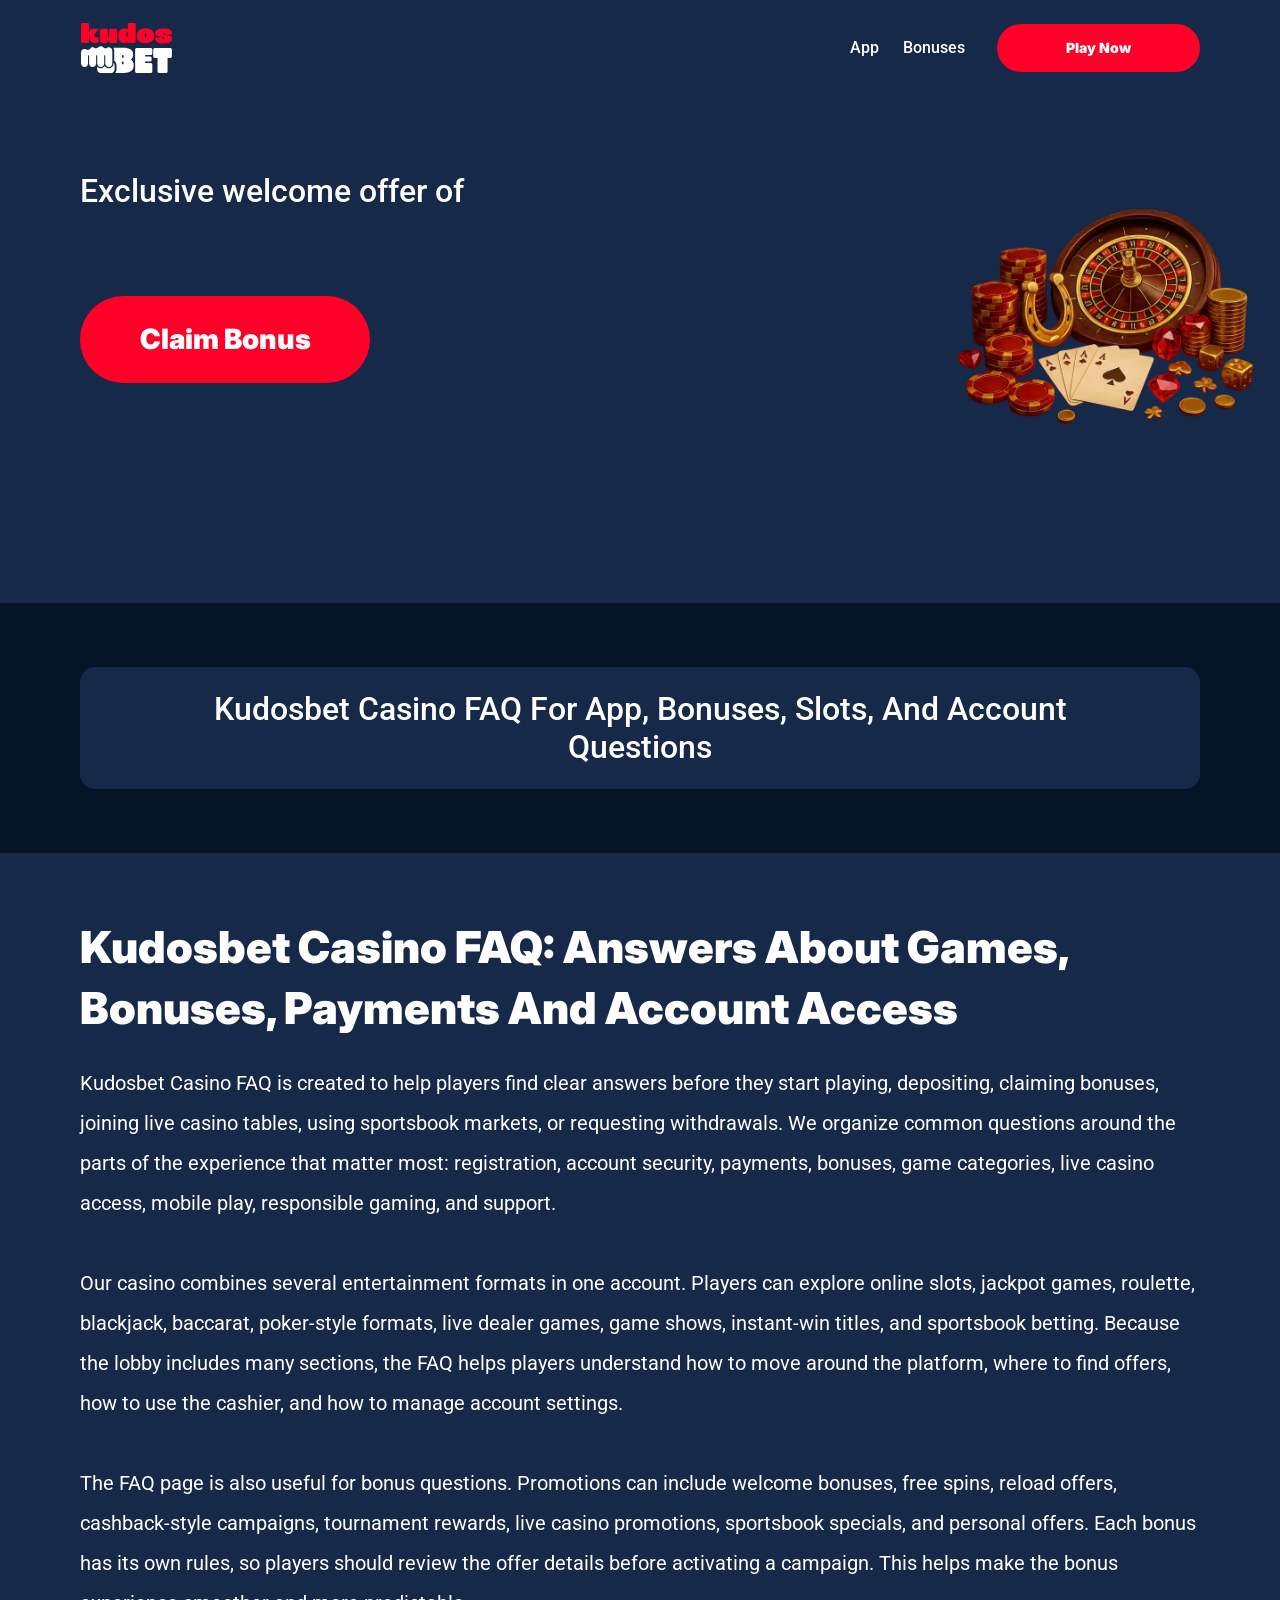
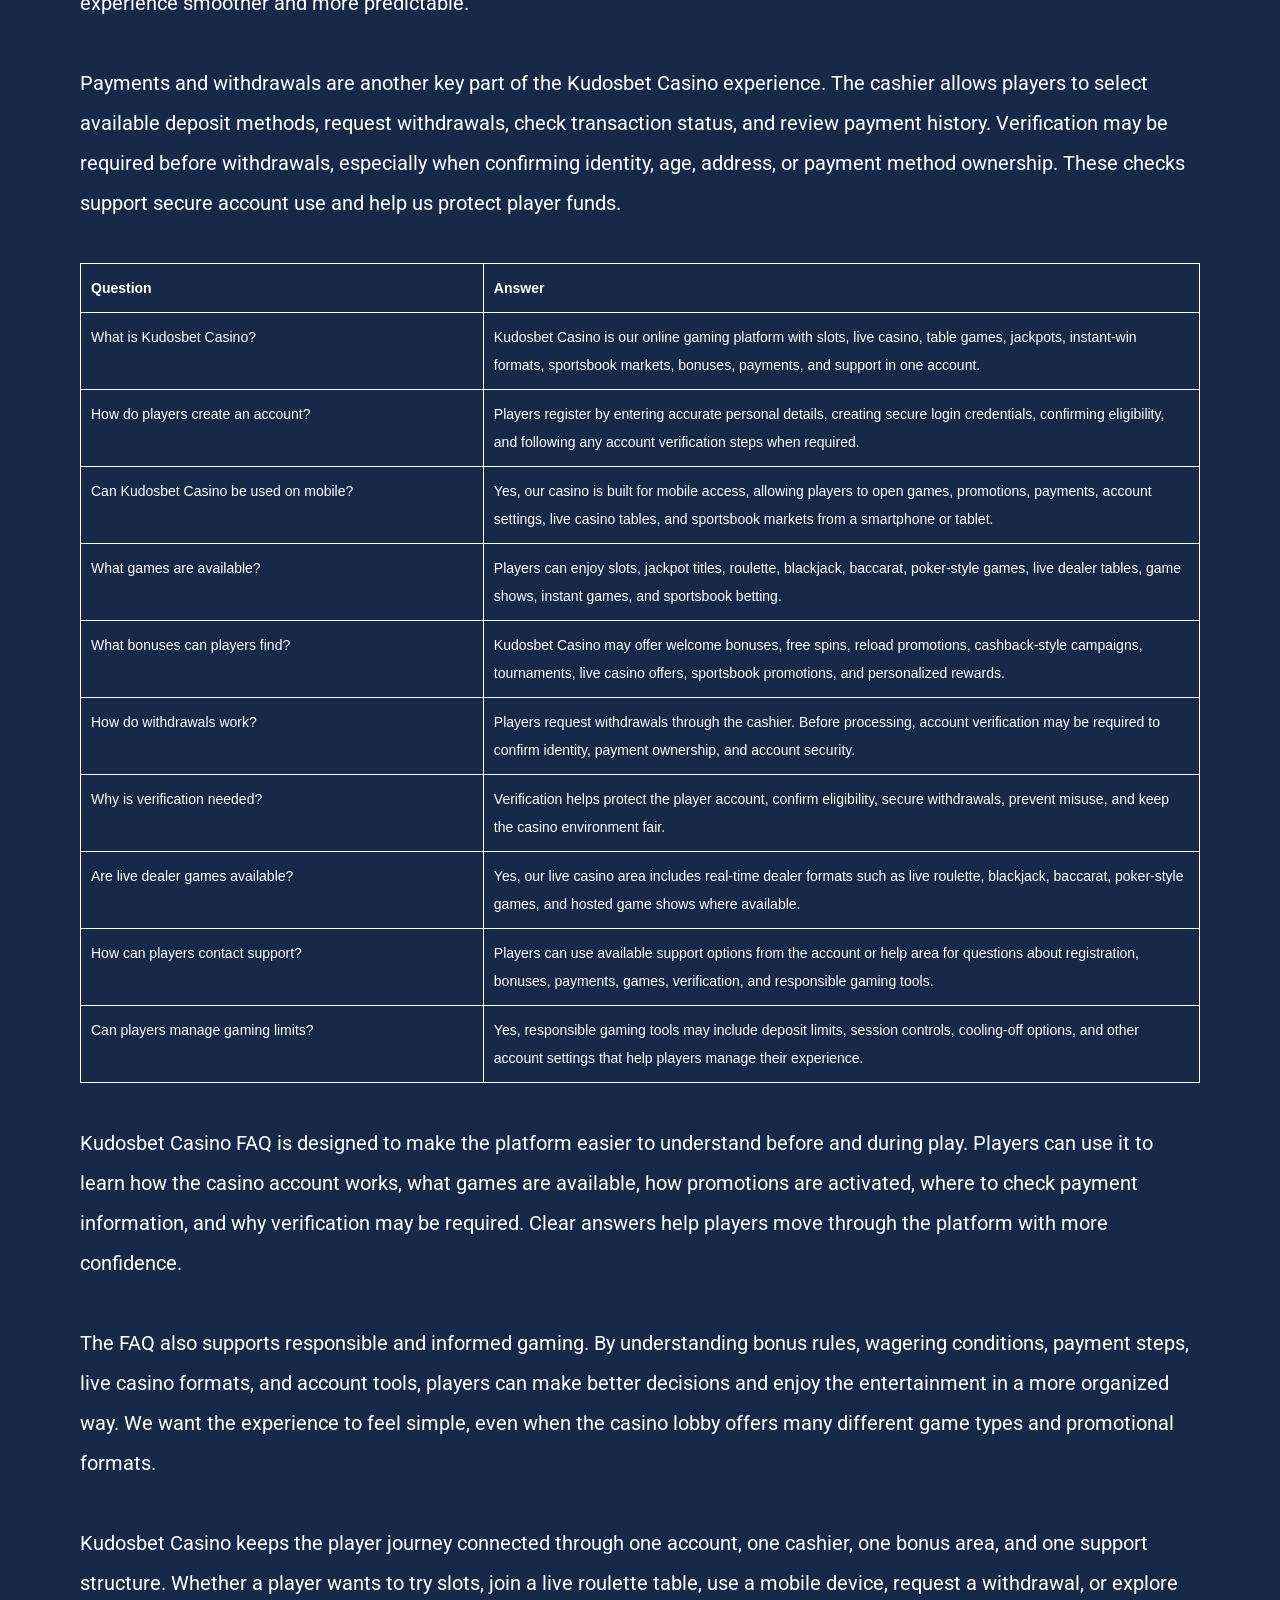
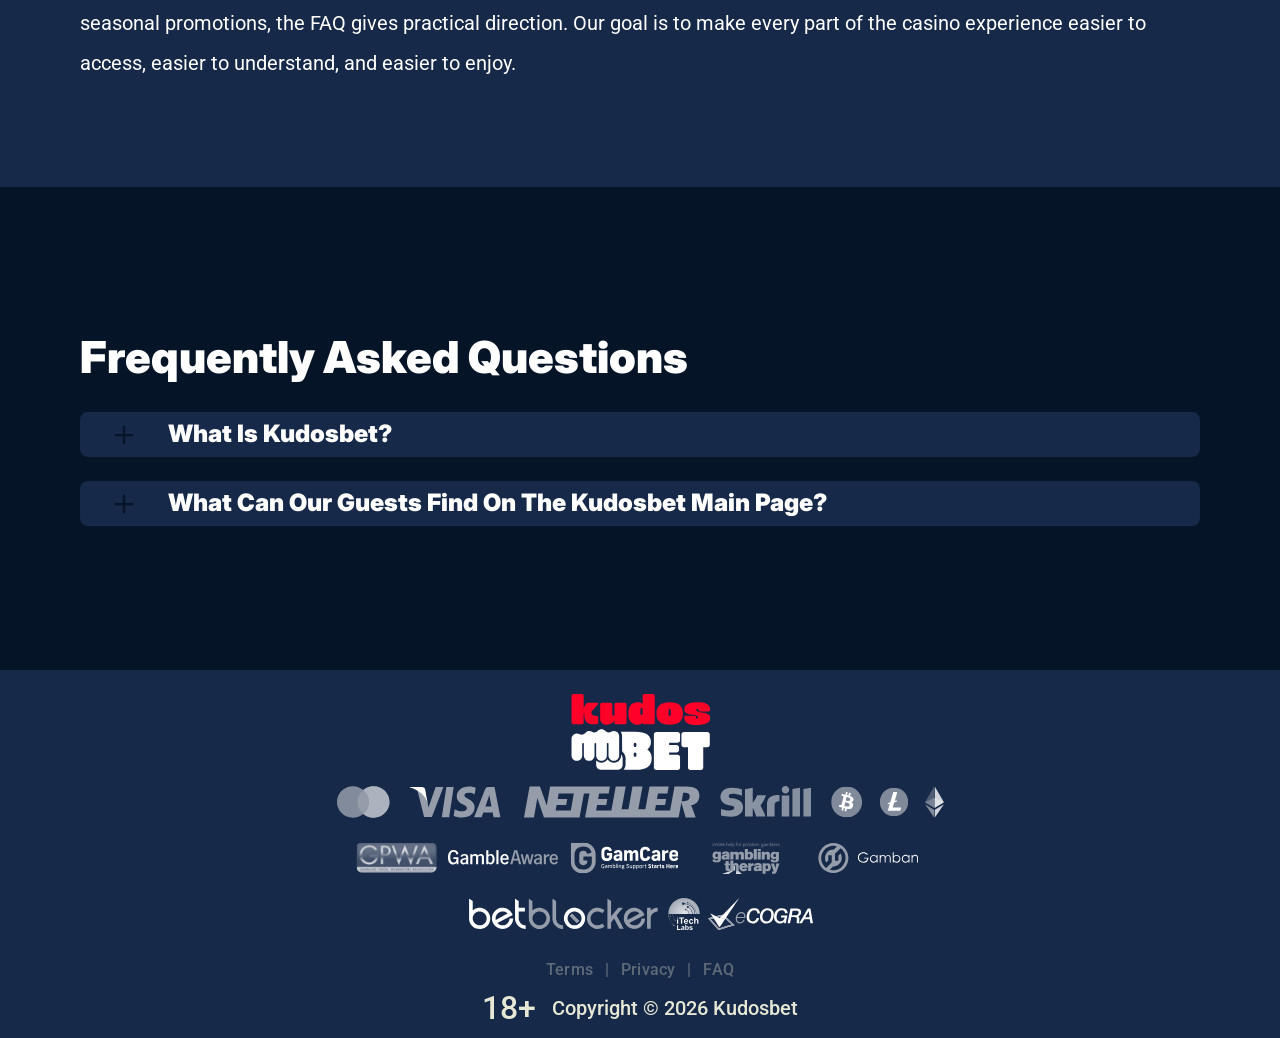
<file: faq.html>
<!DOCTYPE html>
<html lang="en">

<head>
    <meta charset="utf-8">

    <script src="./common.js"></script>
    <script src="./pages.js"></script>

    <link rel="manifest" href="./manifest.json">

    <link rel="preconnect" href="https://fonts.googleapis.com" />
    <link rel="preconnect" href="https://fonts.gstatic.com" crossorigin />
    <!-- Google Fonts -->
    <link
            href="https://fonts.googleapis.com/css2?family=Inter:wght@300;400;500;600;700&display=swap"
            rel="stylesheet"
    />

    <!-- Google Fonts -->
    <link
            href="https://fonts.googleapis.com/css2?family=Roboto:wght@300;400;500;600;700&display=swap"
            rel="stylesheet"
    />

    <meta name="viewport" content="width=device-width, initial-scale=1, minimum-scale=1, maximum-scale=2">
    <link rel="preload" as="image" href="_assets/images/1781681385-logo.svg" fetchpriority="high">
    <link rel="stylesheet" href="./normalize.css">
    <link rel="stylesheet" href="./index.css">
    <meta name="theme-color" content="">
    <title>Kudosbet FAQ | Casino Questions and Answers</title>
    <meta name="description"
          content="Find answers to common Kudosbet casino questions about the brand, app, bonuses, slots, and account topics.">
    <link rel="canonical" href="https://kudosbet-online.com/faq">
    <meta property="og:title" content="Kudosbet FAQ | Casino Questions and Answers">
    <meta property="og:description"
          content="Find answers to common Kudosbet casino questions about the brand, app, bonuses, slots, and account topics.">
    <meta property="og:url" content="https://kudosbet-online.com/faq">
    <meta property="og:site_name" content="Kudosbet FAQ | Casino Questions and Answers">
    <meta property="og:locale" content="en">
    <meta property="og:image" content="_assets/images/1781681376-main.webp">
    <meta property="og:image:width" content="1200">
    <meta property="og:image:height" content="630">
    <meta property="og:type" content="website">
    <meta name="twitter:card" content="summary_large_image">
    <meta name="twitter:site" content="kudosbet-online.com/faq">
    <meta name="twitter:title" content="Kudosbet FAQ | Casino Questions and Answers">
    <meta name="twitter:description"
          content="Find answers to common Kudosbet casino questions about the brand, app, bonuses, slots, and account topics.">
    <meta name="twitter:image" content="_assets/images/1781681376-main.webp">
    <meta name="twitter:image:width" content="1200">
    <meta name="twitter:image:height" content="630">
    <link rel="icon" href="_assets/images/1781681379-favicon.svg" type="image/x-icon" sizes="16x16">
    <meta name="language" content="en">
    <link rel="apple-touch-icon" href="_assets/images/1781681368-favicon.svg" sizes="96x96">
    <link rel="icon" href="_assets/images/1781681368-favicon.svg" type="image/webp" sizes="192x192">

    <link rel="preload" href="_assets/images/1781681402-main.webp" as="image" fetchpriority="high">

</head>

<body>
<svg
        style="display: none"
        xmlns="http://www.w3.org/2000/svg"
        width="1em"
        height="1em"
        viewBox="0 0 256 256"
>
    <symbol id="minus-icon" viewBox="0 0 256 256">
        <path
                fill="#061427"
                d="M228 128a12 12 0 0 1-12 12H40a12 12 0 0 1 0-24h176a12 12 0 0 1 12 12"
        />
    </symbol>
</svg>

<svg
        style="display: none"
        xmlns="http://www.w3.org/2000/svg"
        width="1em"
        height="1em"
        viewBox="0 0 32 32"
>
    <symbol id="globe-icon" viewBox="0 0 32 32">
        <path
                fill="#FF0028"
                d="M32.032 16c0-8.501-6.677-15.472-15.072-15.969-0.173-0.019-0.346-0.032-0.523-0.032-0.052 0-0.104 0.005-0.156 0.007-0.093-0.002-0.186-0.007-0.281-0.007-8.84 0-16.032 7.178-16.032 16.001s7.192 16.001 16.032 16.001c0.094 0 0.188-0.006 0.281-0.008 0.052 0.002 0.104 0.008 0.156 0.008 0.176 0 0.349-0.012 0.523-0.032 8.395-0.497 15.072-7.468 15.072-15.969zM29.049 21.151c-0.551-0.16-1.935-0.507-4.377-0.794 0.202-1.381 0.313-2.84 0.313-4.357 0-1.196-0.069-2.354-0.197-3.469 3.094-0.37 4.45-0.835 4.54-0.867l-0.372-1.050c0.695 1.659 1.080 3.478 1.080 5.386 0 1.818-0.352 3.555-0.987 5.151zM8.921 16c0-1.119 0.074-2.212 0.21-3.263 1.621 0.127 3.561 0.222 5.839 0.243v6.939c-2.219 0.021-4.114 0.111-5.709 0.234-0.22-1.319-0.34-2.715-0.34-4.154zM16.967 2.132c2.452 0.711 4.552 4.115 5.492 8.628-1.512 0.12-3.332 0.209-5.492 0.229v-8.857zM14.971 2.156v8.832c-2.136-0.021-3.965-0.109-5.502-0.226 0.96-4.457 3.076-7.836 5.502-8.606zM14.971 21.913l0 7.929c-2.263-0.718-4.256-3.705-5.293-7.719 1.492-0.11 3.253-0.189 5.292-0.21zM16.967 29.868l-0-7.955c2.061 0.020 3.814 0.102 5.288 0.217-1.019 4.067-3 7.076-5.288 7.738zM16.967 19.92l0-6.939c2.291-0.021 4.218-0.118 5.818-0.25 0.131 1.053 0.203 2.147 0.203 3.268 0 1.442-0.116 2.84-0.329 4.16-1.575-0.128-3.462-0.219-5.692-0.24zM28.588 9.81c-0.302 0.094-1.564 0.453-4.094 0.751-0.564-2.998-1.584-5.561-2.91-7.412 3.048 1.325 5.535 3.697 7.005 6.661zM11.213 2.831c-1.632 1.873-2.963 4.568-3.691 7.754-2.265-0.245-3.623-0.534-4.166-0.665 1.585-3.27 4.407-5.836 7.856-7.088zM2.614 11.787c0.385 0.104 1.841 0.467 4.549 0.766-0.155 1.107-0.24 2.26-0.24 3.447 0 1.509 0.136 2.96 0.383 4.334-2.325 0.251-3.755 0.552-4.396 0.706-0.607-1.566-0.944-3.264-0.944-5.041 0-1.467 0.228-2.883 0.649-4.213zM3.784 22.886c0.727-0.154 2.029-0.39 3.956-0.591 0.759 2.803 1.993 5.175 3.473 6.874-3.16-1.148-5.79-3.398-7.429-6.282v0zM21.583 28.849c1.195-1.665 2.14-3.907 2.728-6.525 1.982 0.227 3.226 0.494 3.853 0.652-1.5 2.596-3.808 4.669-6.581 5.873z">
        </path>
    </symbol>
</svg>

<svg width="32" height="31" viewBox="0 0 32 31" fill="none" xmlns="http://www.w3.org/2000/svg">
    <symbol id="star-icon" viewBox="0 0 32 31">
        <path d="M10.0431 24.5932L15.8898 21.0667L21.7365 24.6396L20.2052 17.9577L25.3559 13.5031L18.5811 12.8999L15.8898 6.58913L13.1985 12.8535L6.42371 13.4567L11.5744 17.9577L10.0431 24.5932ZM15.8898 25.4285L8.187 30.0687C7.84672 30.2853 7.49096 30.3781 7.11975 30.3471C6.74853 30.3162 6.42371 30.1925 6.1453 29.9759C5.86688 29.7594 5.65034 29.489 5.49566 29.1648C5.34099 28.8406 5.31005 28.4768 5.40286 28.0734L7.44456 19.3034L0.623417 13.4103C0.314068 13.1319 0.121034 12.8145 0.0443157 12.4581C-0.0324028 12.1017 -0.00951111 11.754 0.112991 11.415C0.235493 11.0759 0.421103 10.7975 0.669819 10.5797C0.918536 10.362 1.25882 10.2227 1.69067 10.1621L10.6927 9.37327L14.1729 1.11366C14.3276 0.742438 14.5676 0.464023 14.8931 0.278414C15.2185 0.0928044 15.5507 0 15.8898 0C16.2288 0 16.5611 0.0928044 16.8865 0.278414C17.2119 0.464023 17.452 0.742438 17.6067 1.11366L21.0869 9.37327L30.0889 10.1621C30.522 10.224 30.8623 10.3632 31.1098 10.5797C31.3572 10.7963 31.5428 11.0747 31.6666 11.415C31.7903 11.7553 31.8138 12.1036 31.7371 12.46C31.6604 12.8163 31.4667 13.1331 31.1562 13.4103L24.335 19.3034L26.3767 28.0734C26.4695 28.4756 26.4386 28.8394 26.2839 29.1648C26.1292 29.4902 25.9127 29.7606 25.6343 29.9759C25.3559 30.1912 25.0311 30.315 24.6598 30.3471C24.2886 30.3793 23.9329 30.2865 23.5926 30.0687L15.8898 25.4285Z" fill="#FF0028"/>
    </symbol>
</svg>

<svg
        xmlns="http://www.w3.org/2000/svg"
        width="1em"
        height="1em"
        viewBox="0 0 256 256"
>
    <symbol id="plus-icon" viewBox="0 0 256 256">
        <path
                fill="#061427"
                d="M228 128a12 12 0 0 1-12 12h-76v76a12 12 0 0 1-24 0v-76H40a12 12 0 0 1 0-24h76V40a12 12 0 0 1 24 0v76h76a12 12 0 0 1 12 12"
        />
    </symbol>
</svg>

<svg
        width="33"
        height="32"
        viewBox="0 0 33 32"
        fill="none"
        xmlns="http://www.w3.org/2000/svg"
>
    <symbol id="play-icon" viewBox="0 0 33 32">
        <path
                d="M16.8334 0.0786133C7.9606 0.0786133 0.767578 7.20678 0.767578 15.9998C0.767578 24.7929 7.9606 31.921 16.8334 31.921C25.7061 31.921 32.8992 24.7929 32.8992 15.9998C32.8992 7.20678 25.7061 0.0786133 16.8334 0.0786133ZM22.3861 16.8438L14.3532 21.8192C14.1907 21.9197 14.0059 21.9703 13.821 21.9703C13.6536 21.9703 13.4859 21.929 13.3342 21.8454C13.015 21.67 12.8169 21.3372 12.8169 20.9752V11.0244C12.8169 10.6625 13.015 10.3296 13.3342 10.1543C13.6533 9.97788 14.0436 9.98857 14.3532 10.1805L22.3861 15.1559C22.6796 15.3381 22.858 15.6568 22.858 15.9998C22.858 16.3428 22.6796 16.6616 22.3861 16.8438Z"
                fill="#FF0028"
        />
    </symbol>
</svg>

<svg
        width="20"
        height="20"
        viewBox="0 0 20 20"
        fill="none"
        xmlns="http://www.w3.org/2000/svg"
>
    <symbol id="information-outline" viewBox="0 0 20 20">
        <path
                d="M9 7H11V5H9V7ZM10 18C5.59 18 2 14.41 2 10C2 5.59 5.59 2 10 2C14.41 2 18 5.59 18 10C18 14.41 14.41 18 10 18ZM10 0C8.68678 0 7.38642 0.258658 6.17317 0.761205C4.95991 1.26375 3.85752 2.00035 2.92893 2.92893C1.05357 4.8043 0 7.34784 0 10C0 12.6522 1.05357 15.1957 2.92893 17.0711C3.85752 17.9997 4.95991 18.7362 6.17317 19.2388C7.38642 19.7413 8.68678 20 10 20C12.6522 20 15.1957 18.9464 17.0711 17.0711C18.9464 15.1957 20 12.6522 20 10C20 8.68678 19.7413 7.38642 19.2388 6.17317C18.7362 4.95991 17.9997 3.85752 17.0711 2.92893C16.1425 2.00035 15.0401 1.26375 13.8268 0.761205C12.6136 0.258658 11.3132 0 10 0ZM9 15H11V9H9V15Z"
                fill="#ffffff"
        />
    </symbol>
</svg>

<div class="wrapper">
    <header class="header" id="top">
        <div class="headerBlock">
            <div class="headerLogoContainer"><a href="/" aria-label="Main page"><img class="header__logo logo"
                                                                                                     src="_assets/images/1781681385-logo.svg" alt="Kudosbet" /></a></div>

            <div class="navBlockMain">

                <!-- Main Navigation -->
                <nav>
                    <button class="hamburger" aria-label="Toggle navigation menu">
                        <span></span>
                    </button>

                    <ul class="nav__list nav__list--header">

                        <li><a href="index">index</a></li>
                        <li><a href="app">App</a></li>
                        <li><a href="bonuses">Bonuses</a></li>
                        <li><a href="terms">Terms</a></li>
                        <li><a href="privacy">Privacy</a></li>
                        <li><a href="faq">FAQ</a></li>

                    </ul>
                </nav>
                <!-- CTA buttons -->
                <div class="btn__list">

                    <div class="nav__item nav__itemLarge">
                        <a
                                class="nav__link nav__linkLarge"
                                target="_blank"
                                href="casino.html?id=example-offer-id"
                                aria-label="Play Now"
                                id="navPlayNow"
                        >
                            Play Now
                        </a>
                    </div>
                </div>
            </div>
        </div>
    </header>
    <main class="main">
        <section class="heroContainer">
            <div class="hero">
                <div class="heroBlock block">
                    <div class="heroGroup">
                        <div class="heroTextGroup">
                            <p class="heroText heroTextDesktop">Exclusive welcome offer of</p>
                            <p class="heroText heroTextMobile">Exclusive welcome bonus of</p>
                            <p class="heroText heroTextBonus" id="bonusText"></p>
                        </div><a target="_blank" class="heroLink" id="bonusLink" href="/" aria-label="Play game"><span
                            class="heroButton btn btn--large">Claim Bonus</span></a>
                    </div>
                </div>
            </div>
            <div class="heroUnder">
                <h1 class="heroText heroMainTitle">Kudosbet Casino FAQ for App, Bonuses, Slots, and Account Questions</h1>
            </div>
        </section>
        <div class="historyCircleContainer">
            <section class="history">
                <div class="container">
                    <div class="historyBlock block">
                        <h2 class="historyTitle title">Kudosbet Casino FAQ: Answers About Games, Bonuses, Payments and Account Access</h2>
                        <div class="historyDescription">
<p>
Kudosbet Casino FAQ is created to help players find clear answers before they start playing, depositing, claiming bonuses, joining live casino tables, using sportsbook markets, or requesting withdrawals. We organize common questions around the parts of the experience that matter most: registration, account security, payments, bonuses, game categories, live casino access, mobile play, responsible gaming, and support.
</p>
<br>
<p>
Our casino combines several entertainment formats in one account. Players can explore online slots, jackpot games, roulette, blackjack, baccarat, poker-style formats, live dealer games, game shows, instant-win titles, and sportsbook betting. Because the lobby includes many sections, the FAQ helps players understand how to move around the platform, where to find offers, how to use the cashier, and how to manage account settings.
</p><br>

<p>
The FAQ page is also useful for bonus questions. Promotions can include welcome bonuses, free spins, reload offers, cashback-style campaigns, tournament rewards, live casino promotions, sportsbook specials, and personal offers. Each bonus has its own rules, so players should review the offer details before activating a campaign. This helps make the bonus experience smoother and more predictable.
</p>
<br>
<p>
Payments and withdrawals are another key part of the Kudosbet Casino experience. The cashier allows players to select available deposit methods, request withdrawals, check transaction status, and review payment history. Verification may be required before withdrawals, especially when confirming identity, age, address, or payment method ownership. These checks support secure account use and help us protect player funds.
</p>

<br>

<div style="width:100%; max-width:100%; overflow:hidden;">
  <table style="width:100%; max-width:100%; border-collapse:collapse; table-layout:fixed; font-family:Arial, sans-serif; font-size:clamp(9px, 2.2vw, 14px); color:#ffffff; background:transparent;">
    <tr>
      <th style="width:36%; border:1px solid #ffffff; padding:clamp(5px, 1.5vw, 10px); text-align:left; vertical-align:top; color:#ffffff; background:transparent; word-break:break-word;">
        Question
      </th>
      <th style="width:64%; border:1px solid #ffffff; padding:clamp(5px, 1.5vw, 10px); text-align:left; vertical-align:top; color:#ffffff; background:transparent; word-break:break-word;">
        Answer
      </th>
    </tr>

    <tr>
      <td style="border:1px solid #ffffff; padding:clamp(5px, 1.5vw, 10px); vertical-align:top; color:#ffffff; background:transparent; word-break:break-word;">
        What is Kudosbet Casino?
      </td>
      <td style="border:1px solid #ffffff; padding:clamp(5px, 1.5vw, 10px); vertical-align:top; color:#ffffff; background:transparent; word-break:break-word;">
        Kudosbet Casino is our online gaming platform with slots, live casino, table games, jackpots, instant-win formats, sportsbook markets, bonuses, payments, and support in one account.
      </td>
    </tr>

    <tr>
      <td style="border:1px solid #ffffff; padding:clamp(5px, 1.5vw, 10px); vertical-align:top; color:#ffffff; background:transparent; word-break:break-word;">
        How do players create an account?
      </td>
      <td style="border:1px solid #ffffff; padding:clamp(5px, 1.5vw, 10px); vertical-align:top; color:#ffffff; background:transparent; word-break:break-word;">
        Players register by entering accurate personal details, creating secure login credentials, confirming eligibility, and following any account verification steps when required.
      </td>
    </tr>

    <tr>
      <td style="border:1px solid #ffffff; padding:clamp(5px, 1.5vw, 10px); vertical-align:top; color:#ffffff; background:transparent; word-break:break-word;">
        Can Kudosbet Casino be used on mobile?
      </td>
      <td style="border:1px solid #ffffff; padding:clamp(5px, 1.5vw, 10px); vertical-align:top; color:#ffffff; background:transparent; word-break:break-word;">
        Yes, our casino is built for mobile access, allowing players to open games, promotions, payments, account settings, live casino tables, and sportsbook markets from a smartphone or tablet.
      </td>
    </tr>

    <tr>
      <td style="border:1px solid #ffffff; padding:clamp(5px, 1.5vw, 10px); vertical-align:top; color:#ffffff; background:transparent; word-break:break-word;">
        What games are available?
      </td>
      <td style="border:1px solid #ffffff; padding:clamp(5px, 1.5vw, 10px); vertical-align:top; color:#ffffff; background:transparent; word-break:break-word;">
        Players can enjoy slots, jackpot titles, roulette, blackjack, baccarat, poker-style games, live dealer tables, game shows, instant games, and sportsbook betting.
      </td>
    </tr>

    <tr>
      <td style="border:1px solid #ffffff; padding:clamp(5px, 1.5vw, 10px); vertical-align:top; color:#ffffff; background:transparent; word-break:break-word;">
        What bonuses can players find?
      </td>
      <td style="border:1px solid #ffffff; padding:clamp(5px, 1.5vw, 10px); vertical-align:top; color:#ffffff; background:transparent; word-break:break-word;">
        Kudosbet Casino may offer welcome bonuses, free spins, reload promotions, cashback-style campaigns, tournaments, live casino offers, sportsbook promotions, and personalized rewards.
      </td>
    </tr>

    <tr>
      <td style="border:1px solid #ffffff; padding:clamp(5px, 1.5vw, 10px); vertical-align:top; color:#ffffff; background:transparent; word-break:break-word;">
        How do withdrawals work?
      </td>
      <td style="border:1px solid #ffffff; padding:clamp(5px, 1.5vw, 10px); vertical-align:top; color:#ffffff; background:transparent; word-break:break-word;">
        Players request withdrawals through the cashier. Before processing, account verification may be required to confirm identity, payment ownership, and account security.
      </td>
    </tr>

    <tr>
      <td style="border:1px solid #ffffff; padding:clamp(5px, 1.5vw, 10px); vertical-align:top; color:#ffffff; background:transparent; word-break:break-word;">
        Why is verification needed?
      </td>
      <td style="border:1px solid #ffffff; padding:clamp(5px, 1.5vw, 10px); vertical-align:top; color:#ffffff; background:transparent; word-break:break-word;">
        Verification helps protect the player account, confirm eligibility, secure withdrawals, prevent misuse, and keep the casino environment fair.
      </td>
    </tr>

    <tr>
      <td style="border:1px solid #ffffff; padding:clamp(5px, 1.5vw, 10px); vertical-align:top; color:#ffffff; background:transparent; word-break:break-word;">
        Are live dealer games available?
      </td>
      <td style="border:1px solid #ffffff; padding:clamp(5px, 1.5vw, 10px); vertical-align:top; color:#ffffff; background:transparent; word-break:break-word;">
        Yes, our live casino area includes real-time dealer formats such as live roulette, blackjack, baccarat, poker-style games, and hosted game shows where available.
      </td>
    </tr>

    <tr>
      <td style="border:1px solid #ffffff; padding:clamp(5px, 1.5vw, 10px); vertical-align:top; color:#ffffff; background:transparent; word-break:break-word;">
        How can players contact support?
      </td>
      <td style="border:1px solid #ffffff; padding:clamp(5px, 1.5vw, 10px); vertical-align:top; color:#ffffff; background:transparent; word-break:break-word;">
        Players can use available support options from the account or help area for questions about registration, bonuses, payments, games, verification, and responsible gaming tools.
      </td>
    </tr>

    <tr>
      <td style="border:1px solid #ffffff; padding:clamp(5px, 1.5vw, 10px); vertical-align:top; color:#ffffff; background:transparent; word-break:break-word;">
        Can players manage gaming limits?
      </td>
      <td style="border:1px solid #ffffff; padding:clamp(5px, 1.5vw, 10px); vertical-align:top; color:#ffffff; background:transparent; word-break:break-word;">
        Yes, responsible gaming tools may include deposit limits, session controls, cooling-off options, and other account settings that help players manage their experience.
      </td>
    </tr>
  </table>
</div>

<br>

<p>
Kudosbet Casino FAQ is designed to make the platform easier to understand before and during play. Players can use it to learn how the casino account works, what games are available, how promotions are activated, where to check payment information, and why verification may be required. Clear answers help players move through the platform with more confidence.
</p>
<br>
<p>
The FAQ also supports responsible and informed gaming. By understanding bonus rules, wagering conditions, payment steps, live casino formats, and account tools, players can make better decisions and enjoy the entertainment in a more organized way. We want the experience to feel simple, even when the casino lobby offers many different game types and promotional formats.
</p><br>

<p>
Kudosbet Casino keeps the player journey connected through one account, one cashier, one bonus area, and one support structure. Whether a player wants to try slots, join a live roulette table, use a mobile device, request a withdrawal, or explore seasonal promotions, the FAQ gives practical direction. Our goal is to make every part of the casino experience easier to access, easier to understand, and easier to enjoy.
</p>

<br></div>
                    </div>
                </div>
            </section>
        </div>
        <section class="faq">
            <div class="container">
                <div class="faqBlock block">
                    <h2 class="faqTitle title"><span>Frequently Asked Questions</span></h2>
                    <div class="faqGroup"><input class="faqInput" type="checkbox" id="what_is_kudosbet"/><label
                            class="faqLabel" for="what_is_kudosbet">

                        <svg class="faqIcon" width="24" height="24" aria-hidden="true">
                            <use class="plus" href="#plus-icon"></use>
                            <use class="minus" href="#minus-icon"></use>
                        </svg>

                        <span class="gradientContainer"> What is Kudosbet? </span></label>
                        <div class="faqContent">
                            <p>Kudosbet is the casino brand name used for this official-style casino content.</p>
                        </div>
                    </div>
                    <div class="faqGroup"><input class="faqInput" type="checkbox" id="what_can_our_guests_find_on_the_kudosbet_main_page"/><label
                            class="faqLabel" for="what_can_our_guests_find_on_the_kudosbet_main_page">

                        <svg class="faqIcon" width="24" height="24" aria-hidden="true">
                            <use class="plus" href="#plus-icon"></use>
                            <use class="minus" href="#minus-icon"></use>
                        </svg>

                        <span class="gradientContainer"> What can our guests find on the Kudosbet main page? </span></label>
                        <div class="faqContent">
                            <p>Our guests can find a clear casino overview focused on the Kudosbet brand.</p>
                        </div>
                    </div>
                </div>
            </div>
        </section>
    </main>
</div>

<footer class="footer">
    <div class="footerContainer">
        <div class="footerTop">
            <div class="footerLogoContainer"><a href="https://kudosbet-online.com/faq" aria-label="Main page"><img class="footer__logo"
                                                                                                     src="_assets/images/1781681393-logo.svg" alt="" width="140"
                                                                                                     height="48" /></a></div>
            <div class="footerPay">
                <div class="payBlock"><img class="payElementGrey"
                                           src="./assets/images/footer/payment/masterCard.svg" alt="MasterCard" /><img
                        class="payElementColor" src="./assets/images/footer/payment/masterCard--color.svg"
                        alt="MasterCard" title="MasterCard in Kudosbet" /></div>
                <div class="payBlock"><img class="payElementGrey" src="./assets/images/footer/payment/visa.svg"
                                           alt="Visa" /><img class="payElementColor"
                                                             src="./assets/images/footer/payment/visa--color.svg" alt="Visa" title="Visa in Kudosbet" /></div>
                <div class="payBlock"><img class="payElementGrey" src="./assets/images/footer/payment/neteller.svg"
                                           alt="Neteller" /><img class="payElementColor"
                                                                 src="./assets/images/footer/payment/neteller--color.svg" alt="Neteller" title="Neteller in Kudosbet" /></div>
                <div class="payBlock"><img class="payElementGrey" src="./assets/images/footer/payment/skrill.svg"
                                           alt="Skrill" /><img class="payElementColor"
                                                               src="./assets/images/footer/payment/skrill--color.svg" alt="Skrill" title="Skrill in Kudosbet" /></div>
                <div class="payBlock"><img class="payElementGrey" src="./assets/images/footer/payment/bitcoin.svg"
                                           alt="Bitcoin" /><img class="payElementColor"
                                                                src="./assets/images/footer/payment/bitcoin--color.svg" alt="Bitcoin" title="Bitcoin in Kudosbet" /></div>
                <div class="payBlock"><img class="payElementGrey" src="./assets/images/footer/payment/litecoin.svg"
                                           alt="Litecoin" /><img class="payElementColor"
                                                                 src="./assets/images/footer/payment/litecoin--color.svg" alt="Litecoin" title="Litecoin in Kudosbet" /></div>
                <div class="payBlock"><img class="payElementGrey" src="./assets/images/footer/payment/ethereum.svg"
                                           alt="Etherium" /><img class="payElementColor"
                                                                 src="./assets/images/footer/payment/ethereum--color.svg" alt="Etherium" title="Etherium in Kudosbet" /></div>
            </div>
        </div>
        <div class="footerMiddle">
            <div class="footerOperator">
                <div class="operatorBlock"><img class="operatorElementGrey"
                                                src="./assets/images/footer/operator/gpwa.svg" alt="GPWA" /><img
                        class="operatorElementColor" src="./assets/images/footer/operator/gpwa--color.svg"
                        alt="GPWA" title="GPWA in Kudosbet" /></div>
                <div class="operatorBlock"><img class="operatorElementGrey"
                                                src="./assets/images/footer/operator/gambleaware.svg" alt="Gamble Aware" /><img
                        class="operatorElementColor" src="./assets/images/footer/operator/gambleaware--color.svg"
                        alt="Gamble Aware" title="Gamble Aware in Kudosbet" /></div>
                <div class="operatorBlock"><img class="operatorElementGrey"
                                                src="./assets/images/footer/operator/gamcare.svg" alt="Game care" /><img
                        class="operatorElementColor" src="./assets/images/footer/operator/gamcare--color.svg"
                        alt="Game care" title="Game care in Kudosbet" /></div>
                <div class="operatorBlock"><img class="operatorElementGrey"
                                                src="./assets/images/footer/operator/gambling-therapy.svg" alt="Gambling Therapy" /><img
                        class="operatorElementColor"
                        src="./assets/images/footer/operator/gambling-therapy--color.svg" alt="Gambling Therapy" title="Gambling Therapy in Kudosbet" />
                </div>
                <div class="operatorBlock"><img class="operatorElementGrey"
                                                src="./assets/images/footer/operator/gamban.svg" alt="Gamban" /><img
                        class="operatorElementColor" src="./assets/images/footer/operator/gamban--color.svg"
                        alt="Gamban" title="Gamban in Kudosbet" /></div>
                <div class="operatorBlock"><img class="operatorElementGrey"
                                                src="./assets/images/footer/operator/betblocker.svg" alt="BetBlocker" /><img
                        class="operatorElementColor" src="./assets/images/footer/operator/betblocker--color.svg"
                        alt="BetBlocker" title="BetBlocker in Kudosbet" /></div>
                <div class="operatorBlock"><img class="operatorElementGrey"
                                                src="./assets/images/footer/operator/itech_labs.svg" alt="ITech Labs" /><img
                        class="operatorElementColor" src="./assets/images/footer/operator/itech_labs--color.svg"
                        alt="ITech Labs" title="ITech Labs in Kudosbet" /></div>
                <div class="operatorBlock"><img class="operatorElementGrey"
                                                src="./assets/images/footer/operator/ecogra.svg" alt="Ecogra" /><img
                        class="operatorElementColor" src="./assets/images/footer/operator/ecogra--color.svg"
                        alt="Ecogra" title="Ecogra in Kudosbet" /></div>
            </div>
        </div>
        <div class="footerNavBlock">
            <nav>
                <ul class="nav__list--footer">

                    <li class="footer__navItem"><a href="index">index</a></li>
                    <li class="footer__navItem"><a href="app">App</a></li>
                    <li class="footer__navItem"><a href="bonuses">Bonuses</a></li>
                    <li class="footer__navItem"><a href="terms">Terms</a></li>
                    <li class="footer__navItem"><a href="privacy">Privacy</a></li>
                    <li class="footer__navItem"><a href="faq">FAQ</a></li>

                </ul>
            </nav>
        </div>
        <div class="footerBottom">
            <div class="footerBottomGroup">
                <p class="footerBottomAge">18+</p>
                <p class="footerBottomCopyright">Copyright © <span class="js-current-year"></span> Kudosbet </p>
            </div>
        </div>
    </div>
</footer>

<script>
    var playButtonName = "#play-icon";
    var informationOutlineName =
        "#information-outline";
    var topCasinoButtonText = "Claim Bonus";
    var welcomeBonusText = "Welcome bonus";
    var bonusDetailsButtonText = "";
    var playNowText = "";
    var maximumAmountText = "";
    var wagerText = "";
    var bonusCodeText = "";
    var depositText = "";
    var casinoName = "Kudosbet";
</script>

</body>
</html>
</file>
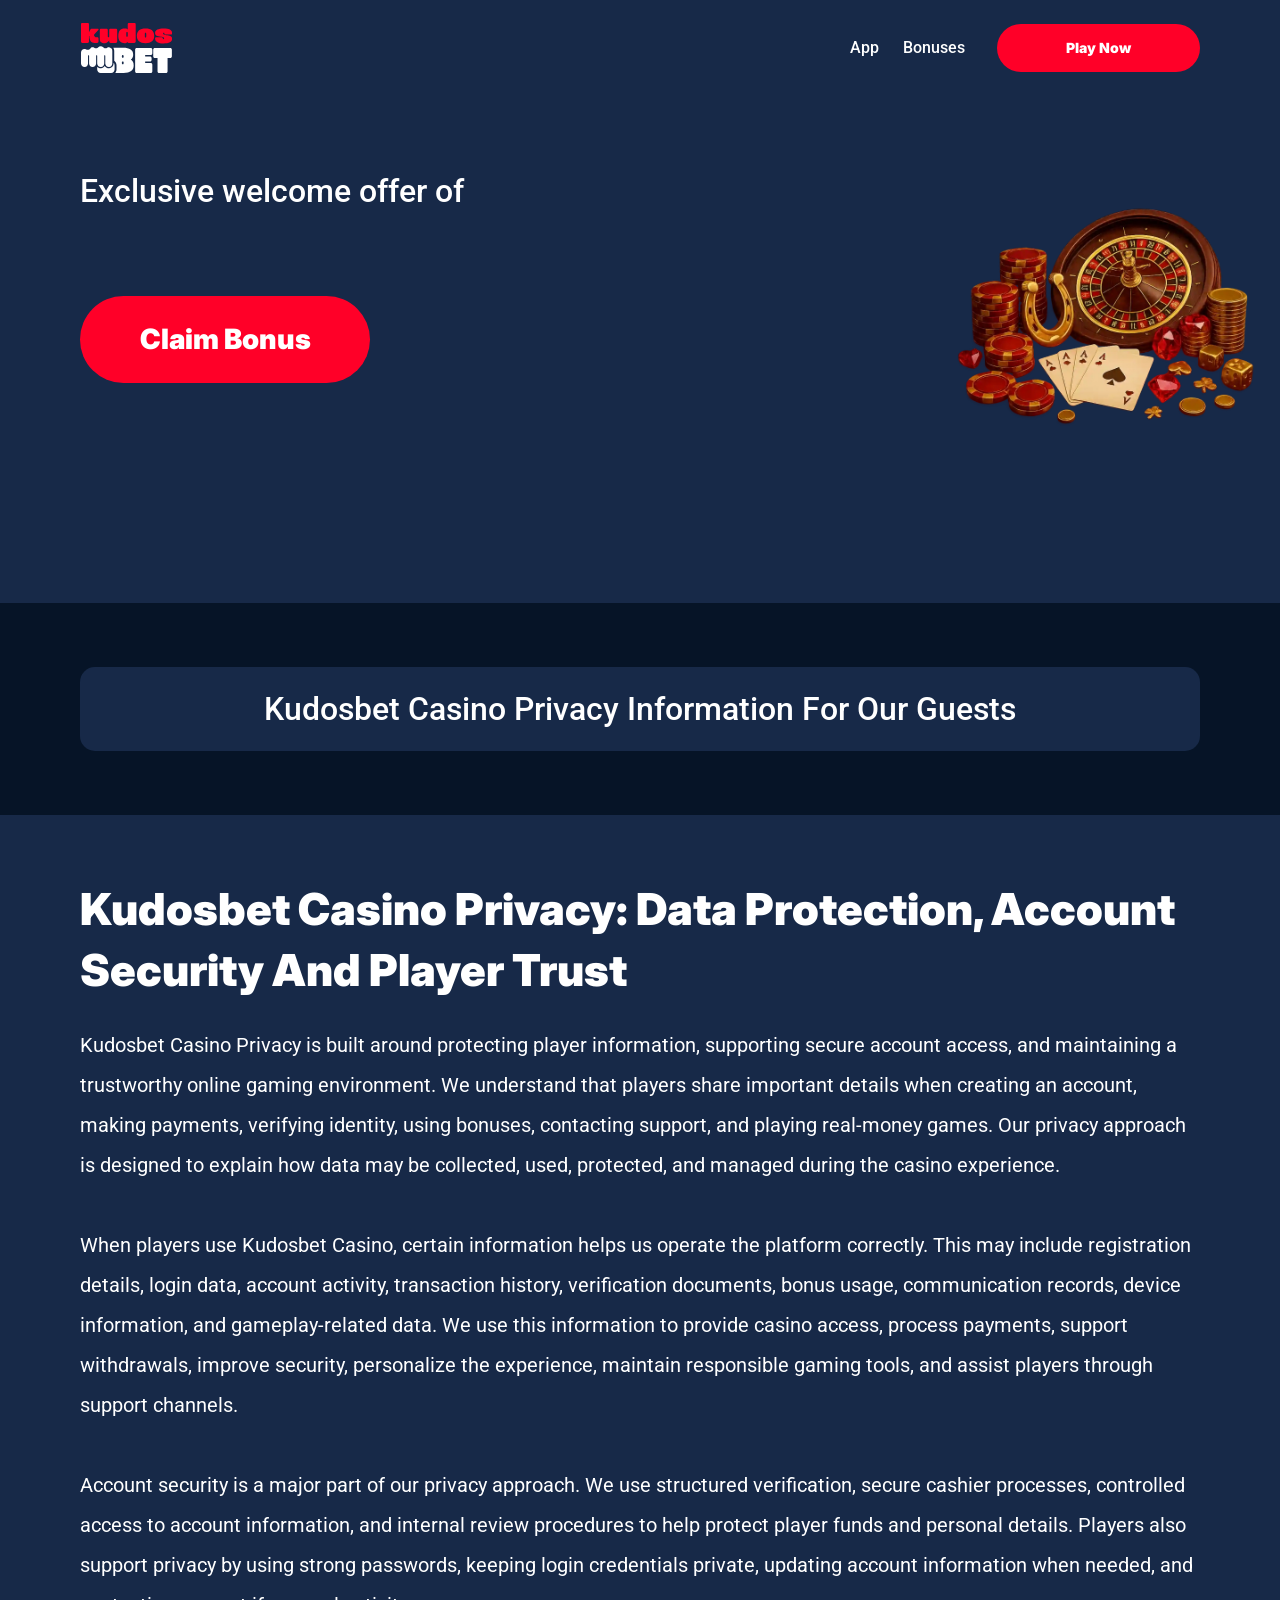
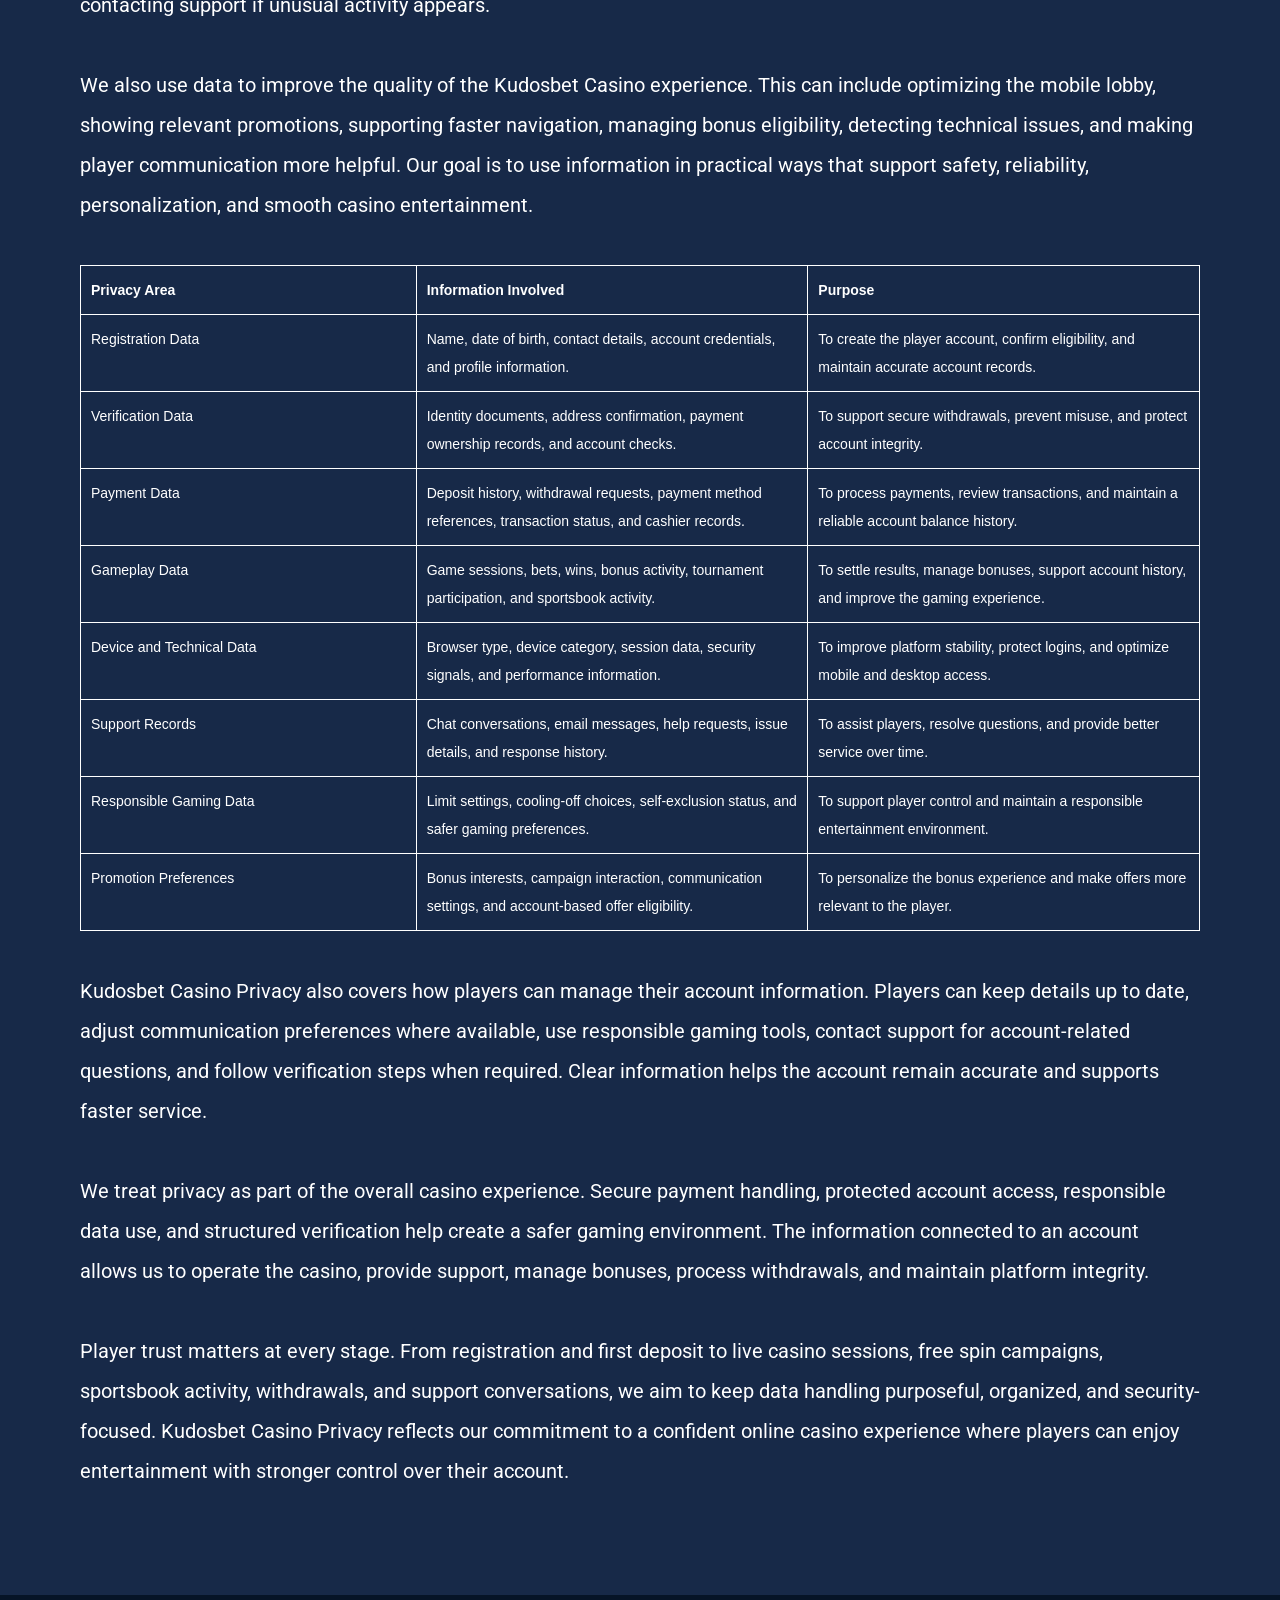
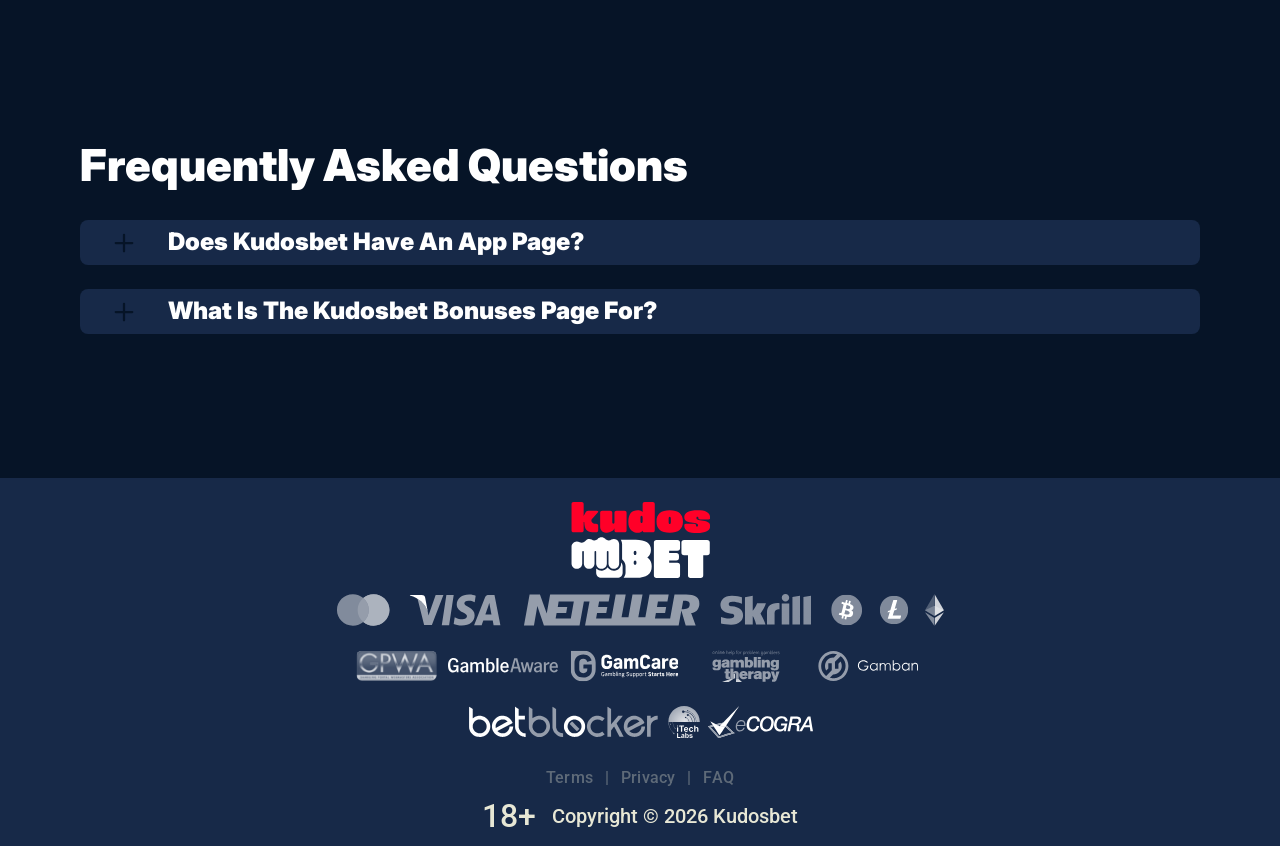
<file: privacy.html>
<!DOCTYPE html>
<html lang="en">

<head>
    <meta charset="utf-8">

    <script src="./common.js"></script>
    <script src="./pages.js"></script>

    <link rel="manifest" href="./manifest.json">

    <link rel="preconnect" href="https://fonts.googleapis.com" />
    <link rel="preconnect" href="https://fonts.gstatic.com" crossorigin />
    <!-- Google Fonts -->
    <link
            href="https://fonts.googleapis.com/css2?family=Inter:wght@300;400;500;600;700&display=swap"
            rel="stylesheet"
    />

    <!-- Google Fonts -->
    <link
            href="https://fonts.googleapis.com/css2?family=Roboto:wght@300;400;500;600;700&display=swap"
            rel="stylesheet"
    />

    <meta name="viewport" content="width=device-width, initial-scale=1, minimum-scale=1, maximum-scale=2">
    <link rel="preload" as="image" href="_assets/images/1781681385-logo.svg" fetchpriority="high">
    <link rel="stylesheet" href="./normalize.css">
    <link rel="stylesheet" href="./index.css">
    <meta name="theme-color" content="">
    <title>Kudosbet Privacy | Casino Privacy Information</title>
    <meta name="description"
          content="Learn how Kudosbet presents privacy-related casino information in a clear and user-focused way.">
    <link rel="canonical" href="https://kudosbet-online.com/privacy">
    <meta property="og:title" content="Kudosbet Privacy | Casino Privacy Information">
    <meta property="og:description"
          content="Learn how Kudosbet presents privacy-related casino information in a clear and user-focused way.">
    <meta property="og:url" content="https://kudosbet-online.com/privacy">
    <meta property="og:site_name" content="Kudosbet Privacy | Casino Privacy Information">
    <meta property="og:locale" content="en">
    <meta property="og:image" content="_assets/images/1781681376-main.webp">
    <meta property="og:image:width" content="1200">
    <meta property="og:image:height" content="630">
    <meta property="og:type" content="website">
    <meta name="twitter:card" content="summary_large_image">
    <meta name="twitter:site" content="kudosbet-online.com/privacy">
    <meta name="twitter:title" content="Kudosbet Privacy | Casino Privacy Information">
    <meta name="twitter:description"
          content="Learn how Kudosbet presents privacy-related casino information in a clear and user-focused way.">
    <meta name="twitter:image" content="_assets/images/1781681376-main.webp">
    <meta name="twitter:image:width" content="1200">
    <meta name="twitter:image:height" content="630">
    <link rel="icon" href="_assets/images/1781681379-favicon.svg" type="image/x-icon" sizes="16x16">
    <meta name="language" content="en">
    <link rel="apple-touch-icon" href="_assets/images/1781681368-favicon.svg" sizes="96x96">
    <link rel="icon" href="_assets/images/1781681368-favicon.svg" type="image/webp" sizes="192x192">

    <link rel="preload" href="_assets/images/1781681402-main.webp" as="image" fetchpriority="high">

</head>

<body>
<svg
        style="display: none"
        xmlns="http://www.w3.org/2000/svg"
        width="1em"
        height="1em"
        viewBox="0 0 256 256"
>
    <symbol id="minus-icon" viewBox="0 0 256 256">
        <path
                fill="#061427"
                d="M228 128a12 12 0 0 1-12 12H40a12 12 0 0 1 0-24h176a12 12 0 0 1 12 12"
        />
    </symbol>
</svg>

<svg
        style="display: none"
        xmlns="http://www.w3.org/2000/svg"
        width="1em"
        height="1em"
        viewBox="0 0 32 32"
>
    <symbol id="globe-icon" viewBox="0 0 32 32">
        <path
                fill="#FF0028"
                d="M32.032 16c0-8.501-6.677-15.472-15.072-15.969-0.173-0.019-0.346-0.032-0.523-0.032-0.052 0-0.104 0.005-0.156 0.007-0.093-0.002-0.186-0.007-0.281-0.007-8.84 0-16.032 7.178-16.032 16.001s7.192 16.001 16.032 16.001c0.094 0 0.188-0.006 0.281-0.008 0.052 0.002 0.104 0.008 0.156 0.008 0.176 0 0.349-0.012 0.523-0.032 8.395-0.497 15.072-7.468 15.072-15.969zM29.049 21.151c-0.551-0.16-1.935-0.507-4.377-0.794 0.202-1.381 0.313-2.84 0.313-4.357 0-1.196-0.069-2.354-0.197-3.469 3.094-0.37 4.45-0.835 4.54-0.867l-0.372-1.050c0.695 1.659 1.080 3.478 1.080 5.386 0 1.818-0.352 3.555-0.987 5.151zM8.921 16c0-1.119 0.074-2.212 0.21-3.263 1.621 0.127 3.561 0.222 5.839 0.243v6.939c-2.219 0.021-4.114 0.111-5.709 0.234-0.22-1.319-0.34-2.715-0.34-4.154zM16.967 2.132c2.452 0.711 4.552 4.115 5.492 8.628-1.512 0.12-3.332 0.209-5.492 0.229v-8.857zM14.971 2.156v8.832c-2.136-0.021-3.965-0.109-5.502-0.226 0.96-4.457 3.076-7.836 5.502-8.606zM14.971 21.913l0 7.929c-2.263-0.718-4.256-3.705-5.293-7.719 1.492-0.11 3.253-0.189 5.292-0.21zM16.967 29.868l-0-7.955c2.061 0.020 3.814 0.102 5.288 0.217-1.019 4.067-3 7.076-5.288 7.738zM16.967 19.92l0-6.939c2.291-0.021 4.218-0.118 5.818-0.25 0.131 1.053 0.203 2.147 0.203 3.268 0 1.442-0.116 2.84-0.329 4.16-1.575-0.128-3.462-0.219-5.692-0.24zM28.588 9.81c-0.302 0.094-1.564 0.453-4.094 0.751-0.564-2.998-1.584-5.561-2.91-7.412 3.048 1.325 5.535 3.697 7.005 6.661zM11.213 2.831c-1.632 1.873-2.963 4.568-3.691 7.754-2.265-0.245-3.623-0.534-4.166-0.665 1.585-3.27 4.407-5.836 7.856-7.088zM2.614 11.787c0.385 0.104 1.841 0.467 4.549 0.766-0.155 1.107-0.24 2.26-0.24 3.447 0 1.509 0.136 2.96 0.383 4.334-2.325 0.251-3.755 0.552-4.396 0.706-0.607-1.566-0.944-3.264-0.944-5.041 0-1.467 0.228-2.883 0.649-4.213zM3.784 22.886c0.727-0.154 2.029-0.39 3.956-0.591 0.759 2.803 1.993 5.175 3.473 6.874-3.16-1.148-5.79-3.398-7.429-6.282v0zM21.583 28.849c1.195-1.665 2.14-3.907 2.728-6.525 1.982 0.227 3.226 0.494 3.853 0.652-1.5 2.596-3.808 4.669-6.581 5.873z">
        </path>
    </symbol>
</svg>

<svg width="32" height="31" viewBox="0 0 32 31" fill="none" xmlns="http://www.w3.org/2000/svg">
    <symbol id="star-icon" viewBox="0 0 32 31">
        <path d="M10.0431 24.5932L15.8898 21.0667L21.7365 24.6396L20.2052 17.9577L25.3559 13.5031L18.5811 12.8999L15.8898 6.58913L13.1985 12.8535L6.42371 13.4567L11.5744 17.9577L10.0431 24.5932ZM15.8898 25.4285L8.187 30.0687C7.84672 30.2853 7.49096 30.3781 7.11975 30.3471C6.74853 30.3162 6.42371 30.1925 6.1453 29.9759C5.86688 29.7594 5.65034 29.489 5.49566 29.1648C5.34099 28.8406 5.31005 28.4768 5.40286 28.0734L7.44456 19.3034L0.623417 13.4103C0.314068 13.1319 0.121034 12.8145 0.0443157 12.4581C-0.0324028 12.1017 -0.00951111 11.754 0.112991 11.415C0.235493 11.0759 0.421103 10.7975 0.669819 10.5797C0.918536 10.362 1.25882 10.2227 1.69067 10.1621L10.6927 9.37327L14.1729 1.11366C14.3276 0.742438 14.5676 0.464023 14.8931 0.278414C15.2185 0.0928044 15.5507 0 15.8898 0C16.2288 0 16.5611 0.0928044 16.8865 0.278414C17.2119 0.464023 17.452 0.742438 17.6067 1.11366L21.0869 9.37327L30.0889 10.1621C30.522 10.224 30.8623 10.3632 31.1098 10.5797C31.3572 10.7963 31.5428 11.0747 31.6666 11.415C31.7903 11.7553 31.8138 12.1036 31.7371 12.46C31.6604 12.8163 31.4667 13.1331 31.1562 13.4103L24.335 19.3034L26.3767 28.0734C26.4695 28.4756 26.4386 28.8394 26.2839 29.1648C26.1292 29.4902 25.9127 29.7606 25.6343 29.9759C25.3559 30.1912 25.0311 30.315 24.6598 30.3471C24.2886 30.3793 23.9329 30.2865 23.5926 30.0687L15.8898 25.4285Z" fill="#FF0028"/>
    </symbol>
</svg>

<svg
        xmlns="http://www.w3.org/2000/svg"
        width="1em"
        height="1em"
        viewBox="0 0 256 256"
>
    <symbol id="plus-icon" viewBox="0 0 256 256">
        <path
                fill="#061427"
                d="M228 128a12 12 0 0 1-12 12h-76v76a12 12 0 0 1-24 0v-76H40a12 12 0 0 1 0-24h76V40a12 12 0 0 1 24 0v76h76a12 12 0 0 1 12 12"
        />
    </symbol>
</svg>

<svg
        width="33"
        height="32"
        viewBox="0 0 33 32"
        fill="none"
        xmlns="http://www.w3.org/2000/svg"
>
    <symbol id="play-icon" viewBox="0 0 33 32">
        <path
                d="M16.8334 0.0786133C7.9606 0.0786133 0.767578 7.20678 0.767578 15.9998C0.767578 24.7929 7.9606 31.921 16.8334 31.921C25.7061 31.921 32.8992 24.7929 32.8992 15.9998C32.8992 7.20678 25.7061 0.0786133 16.8334 0.0786133ZM22.3861 16.8438L14.3532 21.8192C14.1907 21.9197 14.0059 21.9703 13.821 21.9703C13.6536 21.9703 13.4859 21.929 13.3342 21.8454C13.015 21.67 12.8169 21.3372 12.8169 20.9752V11.0244C12.8169 10.6625 13.015 10.3296 13.3342 10.1543C13.6533 9.97788 14.0436 9.98857 14.3532 10.1805L22.3861 15.1559C22.6796 15.3381 22.858 15.6568 22.858 15.9998C22.858 16.3428 22.6796 16.6616 22.3861 16.8438Z"
                fill="#FF0028"
        />
    </symbol>
</svg>

<svg
        width="20"
        height="20"
        viewBox="0 0 20 20"
        fill="none"
        xmlns="http://www.w3.org/2000/svg"
>
    <symbol id="information-outline" viewBox="0 0 20 20">
        <path
                d="M9 7H11V5H9V7ZM10 18C5.59 18 2 14.41 2 10C2 5.59 5.59 2 10 2C14.41 2 18 5.59 18 10C18 14.41 14.41 18 10 18ZM10 0C8.68678 0 7.38642 0.258658 6.17317 0.761205C4.95991 1.26375 3.85752 2.00035 2.92893 2.92893C1.05357 4.8043 0 7.34784 0 10C0 12.6522 1.05357 15.1957 2.92893 17.0711C3.85752 17.9997 4.95991 18.7362 6.17317 19.2388C7.38642 19.7413 8.68678 20 10 20C12.6522 20 15.1957 18.9464 17.0711 17.0711C18.9464 15.1957 20 12.6522 20 10C20 8.68678 19.7413 7.38642 19.2388 6.17317C18.7362 4.95991 17.9997 3.85752 17.0711 2.92893C16.1425 2.00035 15.0401 1.26375 13.8268 0.761205C12.6136 0.258658 11.3132 0 10 0ZM9 15H11V9H9V15Z"
                fill="#ffffff"
        />
    </symbol>
</svg>

<div class="wrapper">
    <header class="header" id="top">
        <div class="headerBlock">
            <div class="headerLogoContainer"><a href="/" aria-label="Main page"><img class="header__logo logo"
                                                                                                     src="_assets/images/1781681385-logo.svg" alt="Kudosbet" /></a></div>

            <div class="navBlockMain">

                <!-- Main Navigation -->
                <nav>
                    <button class="hamburger" aria-label="Toggle navigation menu">
                        <span></span>
                    </button>

                    <ul class="nav__list nav__list--header">

                        <li><a href="index">index</a></li>
                        <li><a href="app">App</a></li>
                        <li><a href="bonuses">Bonuses</a></li>
                        <li><a href="terms">Terms</a></li>
                        <li><a href="privacy">Privacy</a></li>
                        <li><a href="faq">FAQ</a></li>

                    </ul>
                </nav>
                <!-- CTA buttons -->
                <div class="btn__list">

                    <div class="nav__item nav__itemLarge">
                        <a
                                class="nav__link nav__linkLarge"
                                target="_blank"
                                href="casino.html?id=example-offer-id"
                                aria-label="Play Now"
                                id="navPlayNow"
                        >
                            Play Now
                        </a>
                    </div>
                </div>
            </div>
        </div>
    </header>
    <main class="main">
        <section class="heroContainer">
            <div class="hero">
                <div class="heroBlock block">
                    <div class="heroGroup">
                        <div class="heroTextGroup">
                            <p class="heroText heroTextDesktop">Exclusive welcome offer of</p>
                            <p class="heroText heroTextMobile">Exclusive welcome bonus of</p>
                            <p class="heroText heroTextBonus" id="bonusText"></p>
                        </div><a target="_blank" class="heroLink" id="bonusLink" href="/" aria-label="Play game"><span
                            class="heroButton btn btn--large">Claim Bonus</span></a>
                    </div>
                </div>
            </div>
            <div class="heroUnder">
                <h1 class="heroText heroMainTitle">Kudosbet Casino Privacy Information for Our Guests</h1>
            </div>
        </section>
        <div class="historyCircleContainer">
            <section class="history">
                <div class="container">
                    <div class="historyBlock block">
                        <h2 class="historyTitle title">Kudosbet Casino Privacy: Data Protection, Account Security and Player Trust</h2>
                        <div class="historyDescription">

<p>
Kudosbet Casino Privacy is built around protecting player information, supporting secure account access, and maintaining a trustworthy online gaming environment. We understand that players share important details when creating an account, making payments, verifying identity, using bonuses, contacting support, and playing real-money games. Our privacy approach is designed to explain how data may be collected, used, protected, and managed during the casino experience.
</p>
<br>

<p>
When players use Kudosbet Casino, certain information helps us operate the platform correctly. This may include registration details, login data, account activity, transaction history, verification documents, bonus usage, communication records, device information, and gameplay-related data. We use this information to provide casino access, process payments, support withdrawals, improve security, personalize the experience, maintain responsible gaming tools, and assist players through support channels.
</p>

<br>
<p>
Account security is a major part of our privacy approach. We use structured verification, secure cashier processes, controlled access to account information, and internal review procedures to help protect player funds and personal details. Players also support privacy by using strong passwords, keeping login credentials private, updating account information when needed, and contacting support if unusual activity appears.
</p>

<br>
<p>
We also use data to improve the quality of the Kudosbet Casino experience. This can include optimizing the mobile lobby, showing relevant promotions, supporting faster navigation, managing bonus eligibility, detecting technical issues, and making player communication more helpful. Our goal is to use information in practical ways that support safety, reliability, personalization, and smooth casino entertainment.
</p>

<br>

<div style="width:100%; max-width:100%; overflow:hidden;">
  <table style="width:100%; max-width:100%; border-collapse:collapse; table-layout:fixed; font-family:Arial, sans-serif; font-size:clamp(9px, 2.2vw, 14px); color:#ffffff; background:transparent;">
    <tr>
      <th style="width:30%; border:1px solid #ffffff; padding:clamp(5px, 1.5vw, 10px); text-align:left; vertical-align:top; color:#ffffff; background:transparent; word-break:break-word;">
        Privacy Area
      </th>
      <th style="width:35%; border:1px solid #ffffff; padding:clamp(5px, 1.5vw, 10px); text-align:left; vertical-align:top; color:#ffffff; background:transparent; word-break:break-word;">
        Information Involved
      </th>
      <th style="width:35%; border:1px solid #ffffff; padding:clamp(5px, 1.5vw, 10px); text-align:left; vertical-align:top; color:#ffffff; background:transparent; word-break:break-word;">
        Purpose
      </th>
    </tr>

    <tr>
      <td style="border:1px solid #ffffff; padding:clamp(5px, 1.5vw, 10px); vertical-align:top; color:#ffffff; background:transparent; word-break:break-word;">
        Registration Data
      </td>
      <td style="border:1px solid #ffffff; padding:clamp(5px, 1.5vw, 10px); vertical-align:top; color:#ffffff; background:transparent; word-break:break-word;">
        Name, date of birth, contact details, account credentials, and profile information.
      </td>
      <td style="border:1px solid #ffffff; padding:clamp(5px, 1.5vw, 10px); vertical-align:top; color:#ffffff; background:transparent; word-break:break-word;">
        To create the player account, confirm eligibility, and maintain accurate account records.
      </td>
    </tr>

    <tr>
      <td style="border:1px solid #ffffff; padding:clamp(5px, 1.5vw, 10px); vertical-align:top; color:#ffffff; background:transparent; word-break:break-word;">
        Verification Data
      </td>
      <td style="border:1px solid #ffffff; padding:clamp(5px, 1.5vw, 10px); vertical-align:top; color:#ffffff; background:transparent; word-break:break-word;">
        Identity documents, address confirmation, payment ownership records, and account checks.
      </td>
      <td style="border:1px solid #ffffff; padding:clamp(5px, 1.5vw, 10px); vertical-align:top; color:#ffffff; background:transparent; word-break:break-word;">
        To support secure withdrawals, prevent misuse, and protect account integrity.
      </td>
    </tr>

    <tr>
      <td style="border:1px solid #ffffff; padding:clamp(5px, 1.5vw, 10px); vertical-align:top; color:#ffffff; background:transparent; word-break:break-word;">
        Payment Data
      </td>
      <td style="border:1px solid #ffffff; padding:clamp(5px, 1.5vw, 10px); vertical-align:top; color:#ffffff; background:transparent; word-break:break-word;">
        Deposit history, withdrawal requests, payment method references, transaction status, and cashier records.
      </td>
      <td style="border:1px solid #ffffff; padding:clamp(5px, 1.5vw, 10px); vertical-align:top; color:#ffffff; background:transparent; word-break:break-word;">
        To process payments, review transactions, and maintain a reliable account balance history.
      </td>
    </tr>

    <tr>
      <td style="border:1px solid #ffffff; padding:clamp(5px, 1.5vw, 10px); vertical-align:top; color:#ffffff; background:transparent; word-break:break-word;">
        Gameplay Data
      </td>
      <td style="border:1px solid #ffffff; padding:clamp(5px, 1.5vw, 10px); vertical-align:top; color:#ffffff; background:transparent; word-break:break-word;">
        Game sessions, bets, wins, bonus activity, tournament participation, and sportsbook activity.
      </td>
      <td style="border:1px solid #ffffff; padding:clamp(5px, 1.5vw, 10px); vertical-align:top; color:#ffffff; background:transparent; word-break:break-word;">
        To settle results, manage bonuses, support account history, and improve the gaming experience.
      </td>
    </tr>

    <tr>
      <td style="border:1px solid #ffffff; padding:clamp(5px, 1.5vw, 10px); vertical-align:top; color:#ffffff; background:transparent; word-break:break-word;">
        Device and Technical Data
      </td>
      <td style="border:1px solid #ffffff; padding:clamp(5px, 1.5vw, 10px); vertical-align:top; color:#ffffff; background:transparent; word-break:break-word;">
        Browser type, device category, session data, security signals, and performance information.
      </td>
      <td style="border:1px solid #ffffff; padding:clamp(5px, 1.5vw, 10px); vertical-align:top; color:#ffffff; background:transparent; word-break:break-word;">
        To improve platform stability, protect logins, and optimize mobile and desktop access.
      </td>
    </tr>

    <tr>
      <td style="border:1px solid #ffffff; padding:clamp(5px, 1.5vw, 10px); vertical-align:top; color:#ffffff; background:transparent; word-break:break-word;">
        Support Records
      </td>
      <td style="border:1px solid #ffffff; padding:clamp(5px, 1.5vw, 10px); vertical-align:top; color:#ffffff; background:transparent; word-break:break-word;">
        Chat conversations, email messages, help requests, issue details, and response history.
      </td>
      <td style="border:1px solid #ffffff; padding:clamp(5px, 1.5vw, 10px); vertical-align:top; color:#ffffff; background:transparent; word-break:break-word;">
        To assist players, resolve questions, and provide better service over time.
      </td>
    </tr>

    <tr>
      <td style="border:1px solid #ffffff; padding:clamp(5px, 1.5vw, 10px); vertical-align:top; color:#ffffff; background:transparent; word-break:break-word;">
        Responsible Gaming Data
      </td>
      <td style="border:1px solid #ffffff; padding:clamp(5px, 1.5vw, 10px); vertical-align:top; color:#ffffff; background:transparent; word-break:break-word;">
        Limit settings, cooling-off choices, self-exclusion status, and safer gaming preferences.
      </td>
      <td style="border:1px solid #ffffff; padding:clamp(5px, 1.5vw, 10px); vertical-align:top; color:#ffffff; background:transparent; word-break:break-word;">
        To support player control and maintain a responsible entertainment environment.
      </td>
    </tr>

    <tr>
      <td style="border:1px solid #ffffff; padding:clamp(5px, 1.5vw, 10px); vertical-align:top; color:#ffffff; background:transparent; word-break:break-word;">
        Promotion Preferences
      </td>
      <td style="border:1px solid #ffffff; padding:clamp(5px, 1.5vw, 10px); vertical-align:top; color:#ffffff; background:transparent; word-break:break-word;">
        Bonus interests, campaign interaction, communication settings, and account-based offer eligibility.
      </td>
      <td style="border:1px solid #ffffff; padding:clamp(5px, 1.5vw, 10px); vertical-align:top; color:#ffffff; background:transparent; word-break:break-word;">
        To personalize the bonus experience and make offers more relevant to the player.
      </td>
    </tr>
  </table>
</div>

<br>

<p>
Kudosbet Casino Privacy also covers how players can manage their account information. Players can keep details up to date, adjust communication preferences where available, use responsible gaming tools, contact support for account-related questions, and follow verification steps when required. Clear information helps the account remain accurate and supports faster service.
</p>

<br>
<p>
We treat privacy as part of the overall casino experience. Secure payment handling, protected account access, responsible data use, and structured verification help create a safer gaming environment. The information connected to an account allows us to operate the casino, provide support, manage bonuses, process withdrawals, and maintain platform integrity.
</p>

<br>
<p>
Player trust matters at every stage. From registration and first deposit to live casino sessions, free spin campaigns, sportsbook activity, withdrawals, and support conversations, we aim to keep data handling purposeful, organized, and security-focused. Kudosbet Casino Privacy reflects our commitment to a confident online casino experience where players can enjoy entertainment with stronger control over their account.
</p>

<br></div>
                    </div>
                </div>
            </section>
        </div>
        <section class="faq">
            <div class="container">
                <div class="faqBlock block">
                    <h2 class="faqTitle title"><span>Frequently Asked Questions</span></h2>
                    <div class="faqGroup"><input class="faqInput" type="checkbox" id="does_kudosbet_have_an_app_page"/><label
                            class="faqLabel" for="does_kudosbet_have_an_app_page">

                        <svg class="faqIcon" width="24" height="24" aria-hidden="true">
                            <use class="plus" href="#plus-icon"></use>
                            <use class="minus" href="#minus-icon"></use>
                        </svg>

                        <span class="gradientContainer"> Does Kudosbet have an app page? </span></label>
                        <div class="faqContent">
                            <p>Yes, our app page is prepared for clear information about the Kudosbet app experience.</p>
                        </div>
                    </div>
                    <div class="faqGroup"><input class="faqInput" type="checkbox" id="what_is_the_kudosbet_bonuses_page_for"/><label
                            class="faqLabel" for="what_is_the_kudosbet_bonuses_page_for">

                        <svg class="faqIcon" width="24" height="24" aria-hidden="true">
                            <use class="plus" href="#plus-icon"></use>
                            <use class="minus" href="#minus-icon"></use>
                        </svg>

                        <span class="gradientContainer"> What is the Kudosbet bonuses page for? </span></label>
                        <div class="faqContent">
                            <p>Our bonuses page is designed to present casino bonus information in a structured way.</p>
                        </div>
                    </div>
                </div>
            </div>
        </section>
    </main>
</div>

<footer class="footer">
    <div class="footerContainer">
        <div class="footerTop">
            <div class="footerLogoContainer"><a href="https://kudosbet-online.com/privacy" aria-label="Main page"><img class="footer__logo"
                                                                                                     src="_assets/images/1781681393-logo.svg" alt="" width="140"
                                                                                                     height="48" /></a></div>
            <div class="footerPay">
                <div class="payBlock"><img class="payElementGrey"
                                           src="./assets/images/footer/payment/masterCard.svg" alt="MasterCard" /><img
                        class="payElementColor" src="./assets/images/footer/payment/masterCard--color.svg"
                        alt="MasterCard" title="MasterCard in Kudosbet" /></div>
                <div class="payBlock"><img class="payElementGrey" src="./assets/images/footer/payment/visa.svg"
                                           alt="Visa" /><img class="payElementColor"
                                                             src="./assets/images/footer/payment/visa--color.svg" alt="Visa" title="Visa in Kudosbet" /></div>
                <div class="payBlock"><img class="payElementGrey" src="./assets/images/footer/payment/neteller.svg"
                                           alt="Neteller" /><img class="payElementColor"
                                                                 src="./assets/images/footer/payment/neteller--color.svg" alt="Neteller" title="Neteller in Kudosbet" /></div>
                <div class="payBlock"><img class="payElementGrey" src="./assets/images/footer/payment/skrill.svg"
                                           alt="Skrill" /><img class="payElementColor"
                                                               src="./assets/images/footer/payment/skrill--color.svg" alt="Skrill" title="Skrill in Kudosbet" /></div>
                <div class="payBlock"><img class="payElementGrey" src="./assets/images/footer/payment/bitcoin.svg"
                                           alt="Bitcoin" /><img class="payElementColor"
                                                                src="./assets/images/footer/payment/bitcoin--color.svg" alt="Bitcoin" title="Bitcoin in Kudosbet" /></div>
                <div class="payBlock"><img class="payElementGrey" src="./assets/images/footer/payment/litecoin.svg"
                                           alt="Litecoin" /><img class="payElementColor"
                                                                 src="./assets/images/footer/payment/litecoin--color.svg" alt="Litecoin" title="Litecoin in Kudosbet" /></div>
                <div class="payBlock"><img class="payElementGrey" src="./assets/images/footer/payment/ethereum.svg"
                                           alt="Etherium" /><img class="payElementColor"
                                                                 src="./assets/images/footer/payment/ethereum--color.svg" alt="Etherium" title="Etherium in Kudosbet" /></div>
            </div>
        </div>
        <div class="footerMiddle">
            <div class="footerOperator">
                <div class="operatorBlock"><img class="operatorElementGrey"
                                                src="./assets/images/footer/operator/gpwa.svg" alt="GPWA" /><img
                        class="operatorElementColor" src="./assets/images/footer/operator/gpwa--color.svg"
                        alt="GPWA" title="GPWA in Kudosbet" /></div>
                <div class="operatorBlock"><img class="operatorElementGrey"
                                                src="./assets/images/footer/operator/gambleaware.svg" alt="Gamble Aware" /><img
                        class="operatorElementColor" src="./assets/images/footer/operator/gambleaware--color.svg"
                        alt="Gamble Aware" title="Gamble Aware in Kudosbet" /></div>
                <div class="operatorBlock"><img class="operatorElementGrey"
                                                src="./assets/images/footer/operator/gamcare.svg" alt="Game care" /><img
                        class="operatorElementColor" src="./assets/images/footer/operator/gamcare--color.svg"
                        alt="Game care" title="Game care in Kudosbet" /></div>
                <div class="operatorBlock"><img class="operatorElementGrey"
                                                src="./assets/images/footer/operator/gambling-therapy.svg" alt="Gambling Therapy" /><img
                        class="operatorElementColor"
                        src="./assets/images/footer/operator/gambling-therapy--color.svg" alt="Gambling Therapy" title="Gambling Therapy in Kudosbet" />
                </div>
                <div class="operatorBlock"><img class="operatorElementGrey"
                                                src="./assets/images/footer/operator/gamban.svg" alt="Gamban" /><img
                        class="operatorElementColor" src="./assets/images/footer/operator/gamban--color.svg"
                        alt="Gamban" title="Gamban in Kudosbet" /></div>
                <div class="operatorBlock"><img class="operatorElementGrey"
                                                src="./assets/images/footer/operator/betblocker.svg" alt="BetBlocker" /><img
                        class="operatorElementColor" src="./assets/images/footer/operator/betblocker--color.svg"
                        alt="BetBlocker" title="BetBlocker in Kudosbet" /></div>
                <div class="operatorBlock"><img class="operatorElementGrey"
                                                src="./assets/images/footer/operator/itech_labs.svg" alt="ITech Labs" /><img
                        class="operatorElementColor" src="./assets/images/footer/operator/itech_labs--color.svg"
                        alt="ITech Labs" title="ITech Labs in Kudosbet" /></div>
                <div class="operatorBlock"><img class="operatorElementGrey"
                                                src="./assets/images/footer/operator/ecogra.svg" alt="Ecogra" /><img
                        class="operatorElementColor" src="./assets/images/footer/operator/ecogra--color.svg"
                        alt="Ecogra" title="Ecogra in Kudosbet" /></div>
            </div>
        </div>
        <div class="footerNavBlock">
            <nav>
                <ul class="nav__list--footer">

                    <li class="footer__navItem"><a href="index">index</a></li>
                    <li class="footer__navItem"><a href="app">App</a></li>
                    <li class="footer__navItem"><a href="bonuses">Bonuses</a></li>
                    <li class="footer__navItem"><a href="terms">Terms</a></li>
                    <li class="footer__navItem"><a href="privacy">Privacy</a></li>
                    <li class="footer__navItem"><a href="faq">FAQ</a></li>

                </ul>
            </nav>
        </div>
        <div class="footerBottom">
            <div class="footerBottomGroup">
                <p class="footerBottomAge">18+</p>
                <p class="footerBottomCopyright">Copyright © <span class="js-current-year"></span> Kudosbet </p>
            </div>
        </div>
    </div>
</footer>

<script>
    var playButtonName = "#play-icon";
    var informationOutlineName =
        "#information-outline";
    var topCasinoButtonText = "Claim Bonus";
    var welcomeBonusText = "Welcome bonus";
    var bonusDetailsButtonText = "";
    var playNowText = "";
    var maximumAmountText = "";
    var wagerText = "";
    var bonusCodeText = "";
    var depositText = "";
    var casinoName = "Kudosbet";
</script>

</body>
</html>
</file>
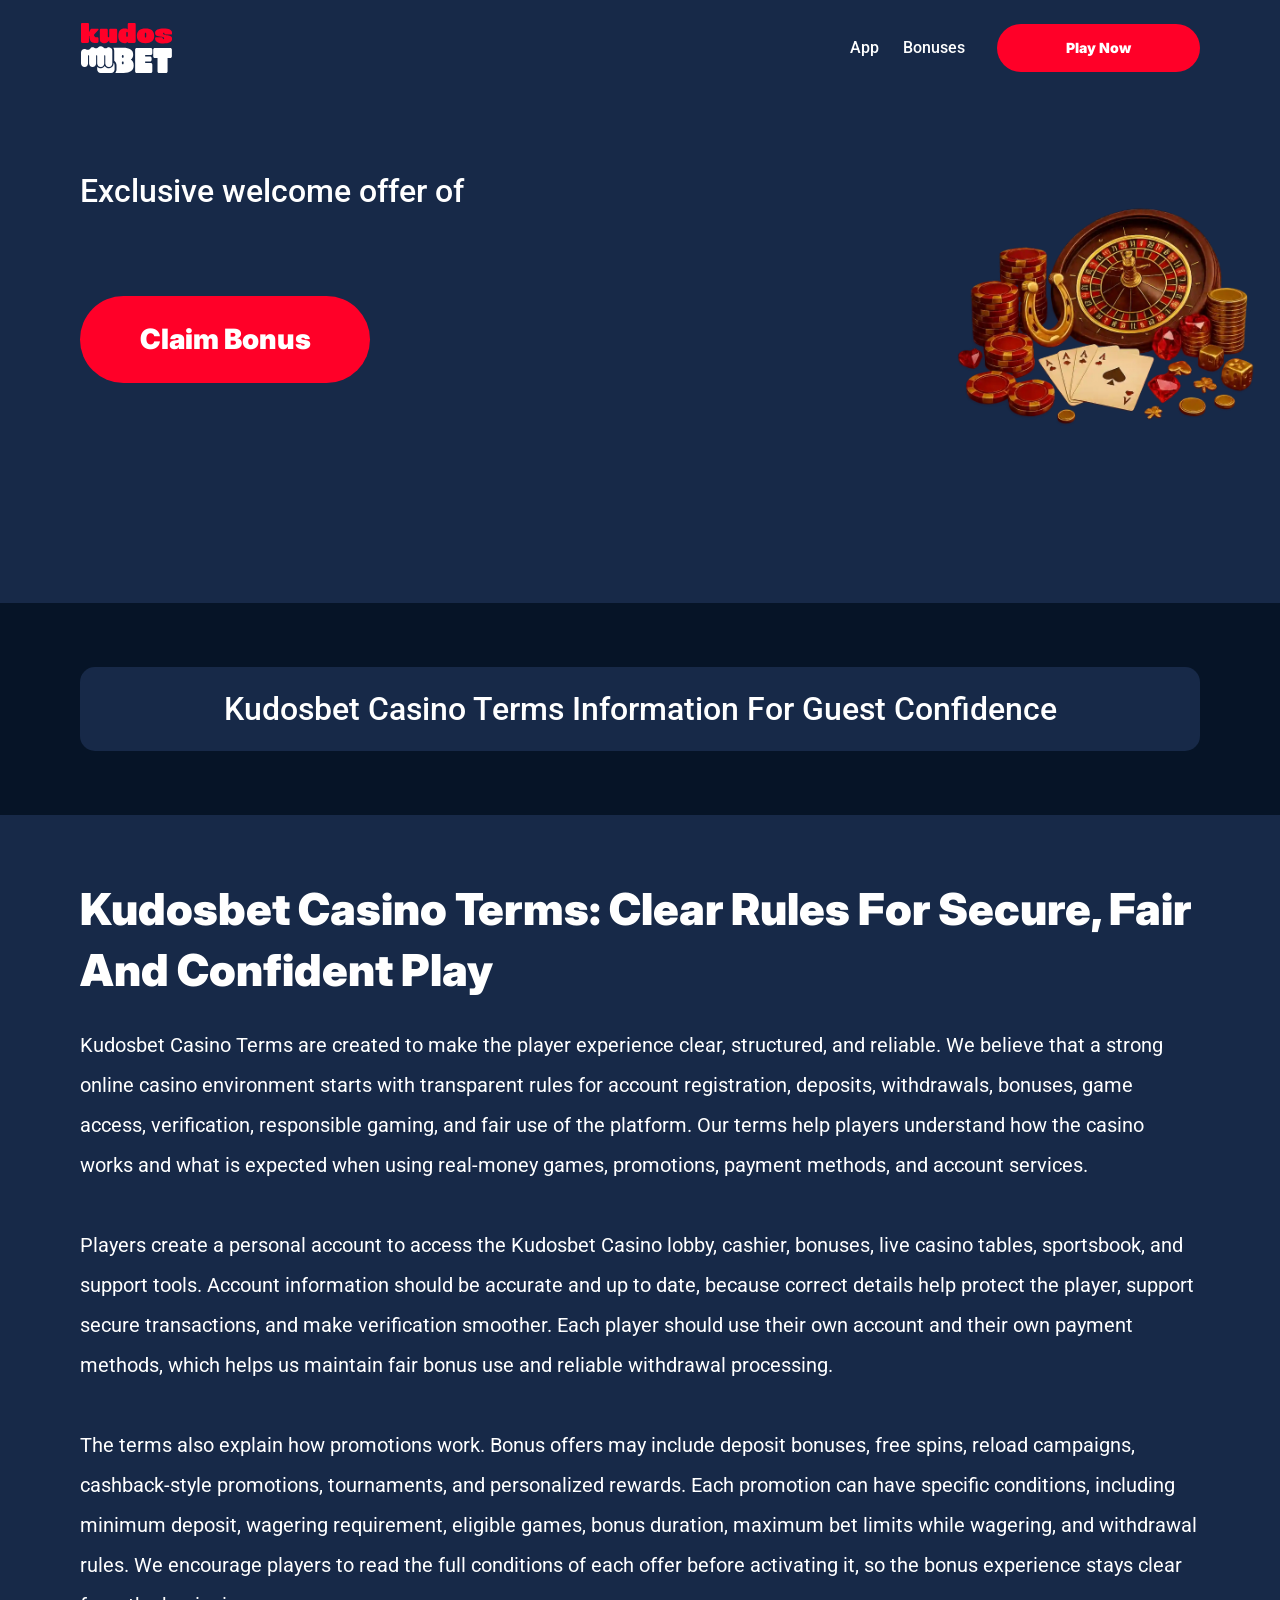
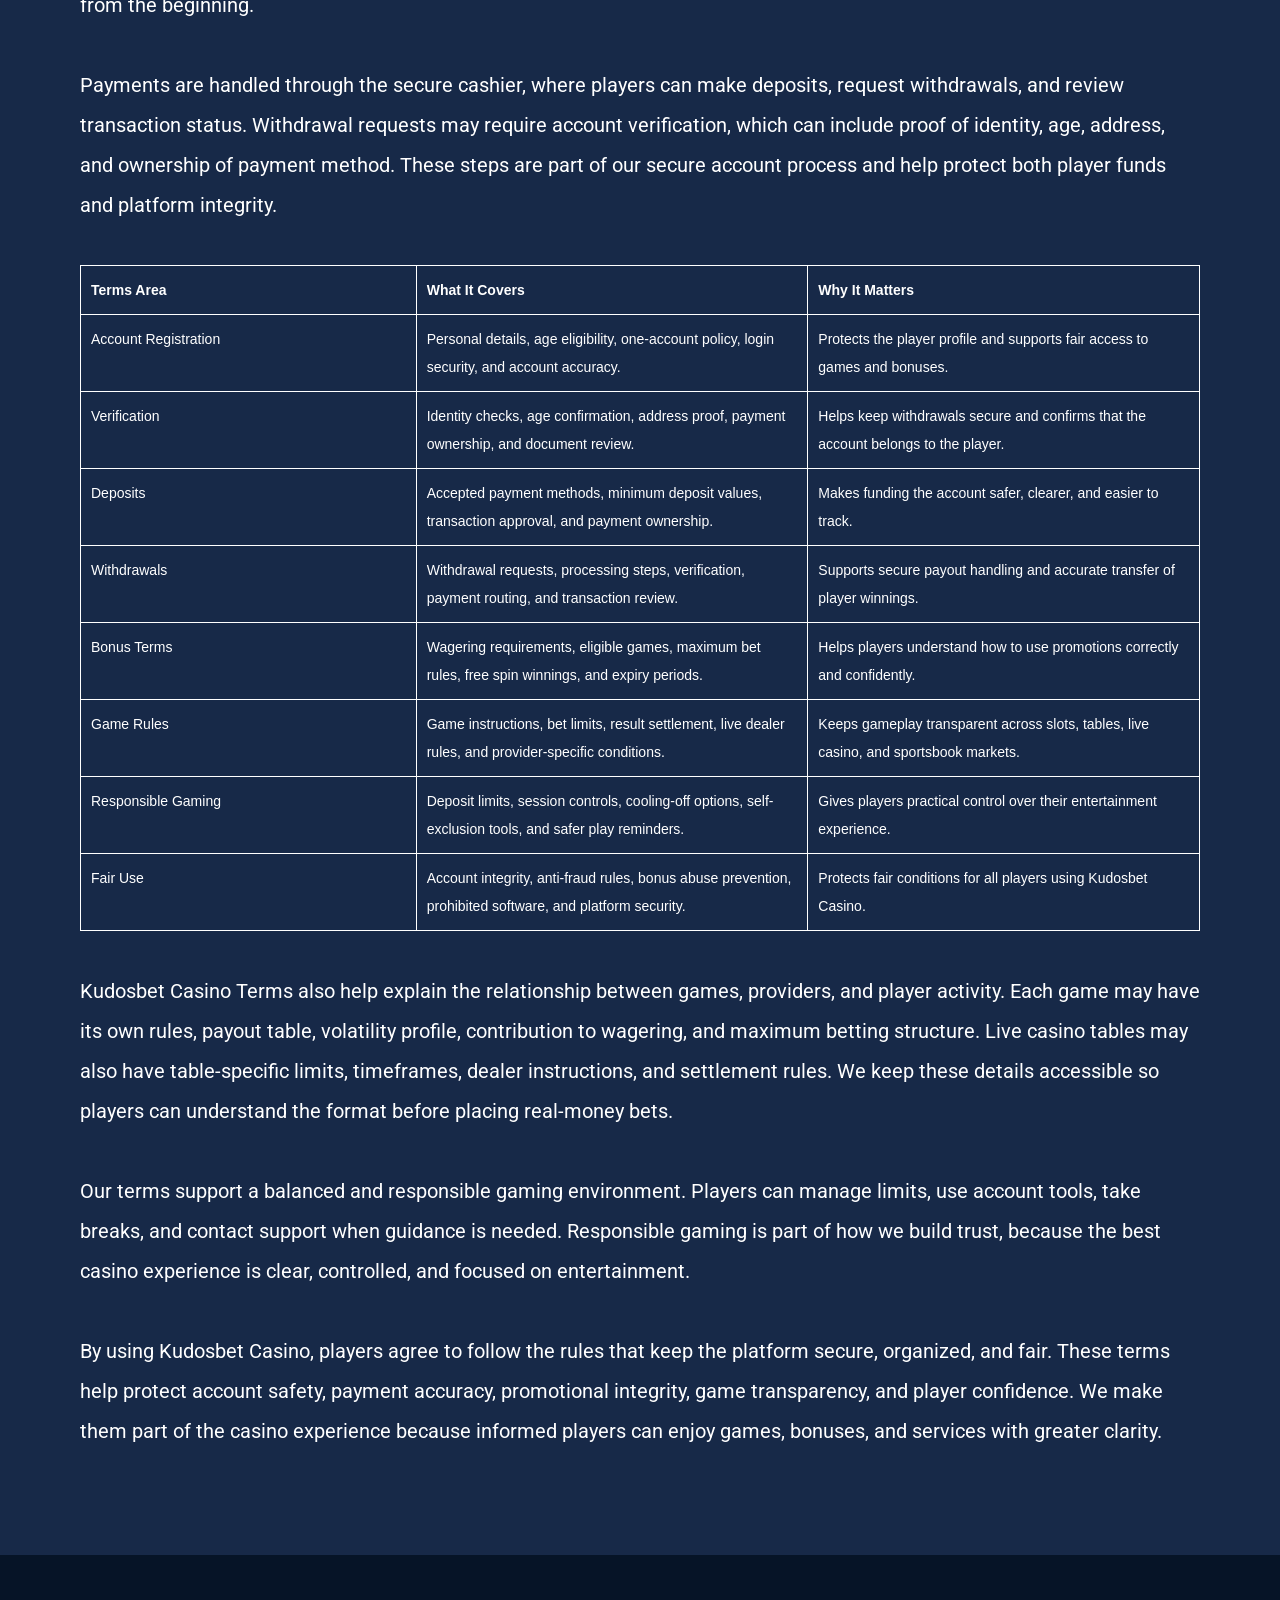
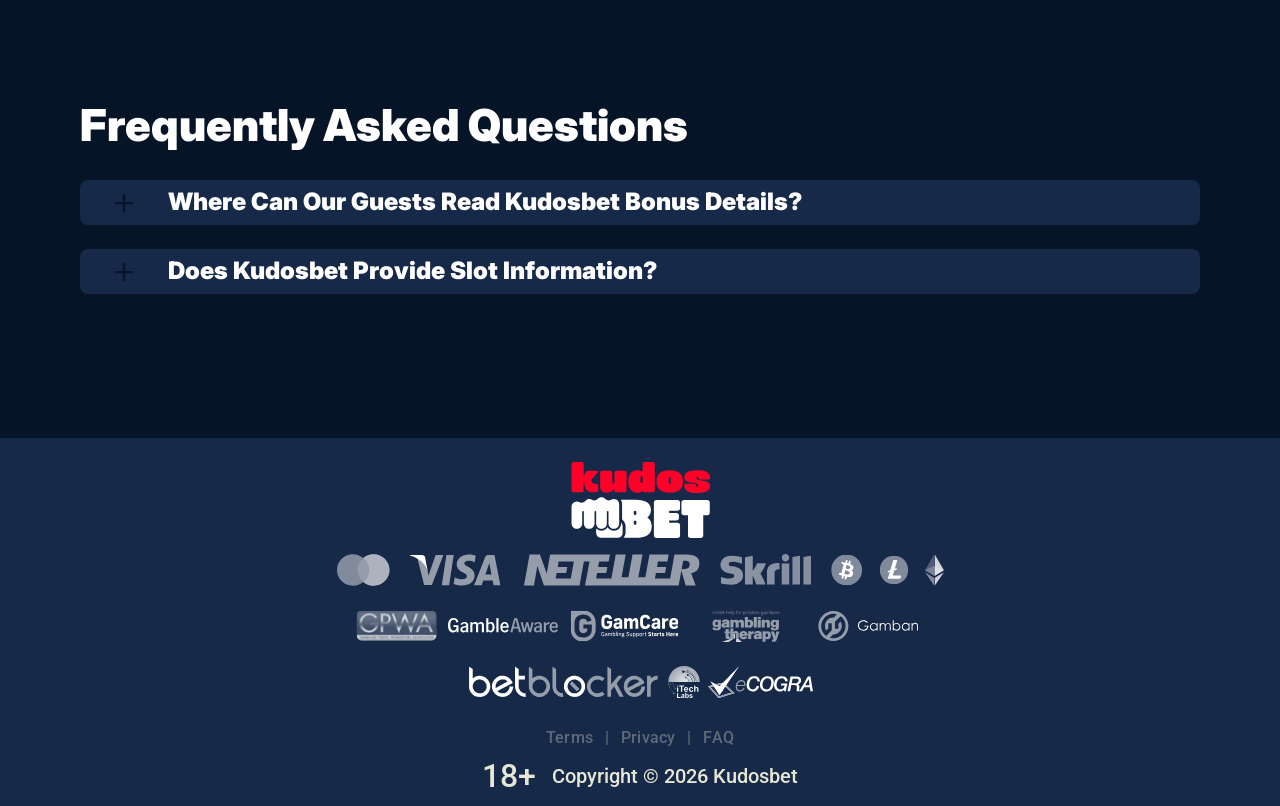
<file: terms.html>
<!DOCTYPE html>
<html lang="en">

<head>
    <meta charset="utf-8">

    <script src="./common.js"></script>
    <script src="./pages.js"></script>

    <link rel="manifest" href="./manifest.json">

    <link rel="preconnect" href="https://fonts.googleapis.com" />
    <link rel="preconnect" href="https://fonts.gstatic.com" crossorigin />
    <!-- Google Fonts -->
    <link
            href="https://fonts.googleapis.com/css2?family=Inter:wght@300;400;500;600;700&display=swap"
            rel="stylesheet"
    />

    <!-- Google Fonts -->
    <link
            href="https://fonts.googleapis.com/css2?family=Roboto:wght@300;400;500;600;700&display=swap"
            rel="stylesheet"
    />

    <meta name="viewport" content="width=device-width, initial-scale=1, minimum-scale=1, maximum-scale=2">
    <link rel="preload" as="image" href="_assets/images/1781681385-logo.svg" fetchpriority="high">
    <link rel="stylesheet" href="./normalize.css">
    <link rel="stylesheet" href="./index.css">
    <meta name="theme-color" content="">
    <title>Kudosbet Terms | Casino Terms Information</title>
    <meta name="description"
          content="Read Kudosbet terms information with a clear, structured, and guest-oriented casino approach.">
    <link rel="canonical" href="https://kudosbet-online.com/terms">
    <meta property="og:title" content="Kudosbet Terms | Casino Terms Information">
    <meta property="og:description"
          content="Read Kudosbet terms information with a clear, structured, and guest-oriented casino approach.">
    <meta property="og:url" content="https://kudosbet-online.com/terms">
    <meta property="og:site_name" content="Kudosbet Terms | Casino Terms Information">
    <meta property="og:locale" content="en">
    <meta property="og:image" content="_assets/images/1781681376-main.webp">
    <meta property="og:image:width" content="1200">
    <meta property="og:image:height" content="630">
    <meta property="og:type" content="website">
    <meta name="twitter:card" content="summary_large_image">
    <meta name="twitter:site" content="kudosbet-online.com/terms">
    <meta name="twitter:title" content="Kudosbet Terms | Casino Terms Information">
    <meta name="twitter:description"
          content="Read Kudosbet terms information with a clear, structured, and guest-oriented casino approach.">
    <meta name="twitter:image" content="_assets/images/1781681376-main.webp">
    <meta name="twitter:image:width" content="1200">
    <meta name="twitter:image:height" content="630">
    <link rel="icon" href="_assets/images/1781681379-favicon.svg" type="image/x-icon" sizes="16x16">
    <meta name="language" content="en">
    <link rel="apple-touch-icon" href="_assets/images/1781681368-favicon.svg" sizes="96x96">
    <link rel="icon" href="_assets/images/1781681368-favicon.svg" type="image/webp" sizes="192x192">

    <link rel="preload" href="_assets/images/1781681402-main.webp" as="image" fetchpriority="high">

</head>

<body>
<svg
        style="display: none"
        xmlns="http://www.w3.org/2000/svg"
        width="1em"
        height="1em"
        viewBox="0 0 256 256"
>
    <symbol id="minus-icon" viewBox="0 0 256 256">
        <path
                fill="#061427"
                d="M228 128a12 12 0 0 1-12 12H40a12 12 0 0 1 0-24h176a12 12 0 0 1 12 12"
        />
    </symbol>
</svg>

<svg
        style="display: none"
        xmlns="http://www.w3.org/2000/svg"
        width="1em"
        height="1em"
        viewBox="0 0 32 32"
>
    <symbol id="globe-icon" viewBox="0 0 32 32">
        <path
                fill="#FF0028"
                d="M32.032 16c0-8.501-6.677-15.472-15.072-15.969-0.173-0.019-0.346-0.032-0.523-0.032-0.052 0-0.104 0.005-0.156 0.007-0.093-0.002-0.186-0.007-0.281-0.007-8.84 0-16.032 7.178-16.032 16.001s7.192 16.001 16.032 16.001c0.094 0 0.188-0.006 0.281-0.008 0.052 0.002 0.104 0.008 0.156 0.008 0.176 0 0.349-0.012 0.523-0.032 8.395-0.497 15.072-7.468 15.072-15.969zM29.049 21.151c-0.551-0.16-1.935-0.507-4.377-0.794 0.202-1.381 0.313-2.84 0.313-4.357 0-1.196-0.069-2.354-0.197-3.469 3.094-0.37 4.45-0.835 4.54-0.867l-0.372-1.050c0.695 1.659 1.080 3.478 1.080 5.386 0 1.818-0.352 3.555-0.987 5.151zM8.921 16c0-1.119 0.074-2.212 0.21-3.263 1.621 0.127 3.561 0.222 5.839 0.243v6.939c-2.219 0.021-4.114 0.111-5.709 0.234-0.22-1.319-0.34-2.715-0.34-4.154zM16.967 2.132c2.452 0.711 4.552 4.115 5.492 8.628-1.512 0.12-3.332 0.209-5.492 0.229v-8.857zM14.971 2.156v8.832c-2.136-0.021-3.965-0.109-5.502-0.226 0.96-4.457 3.076-7.836 5.502-8.606zM14.971 21.913l0 7.929c-2.263-0.718-4.256-3.705-5.293-7.719 1.492-0.11 3.253-0.189 5.292-0.21zM16.967 29.868l-0-7.955c2.061 0.020 3.814 0.102 5.288 0.217-1.019 4.067-3 7.076-5.288 7.738zM16.967 19.92l0-6.939c2.291-0.021 4.218-0.118 5.818-0.25 0.131 1.053 0.203 2.147 0.203 3.268 0 1.442-0.116 2.84-0.329 4.16-1.575-0.128-3.462-0.219-5.692-0.24zM28.588 9.81c-0.302 0.094-1.564 0.453-4.094 0.751-0.564-2.998-1.584-5.561-2.91-7.412 3.048 1.325 5.535 3.697 7.005 6.661zM11.213 2.831c-1.632 1.873-2.963 4.568-3.691 7.754-2.265-0.245-3.623-0.534-4.166-0.665 1.585-3.27 4.407-5.836 7.856-7.088zM2.614 11.787c0.385 0.104 1.841 0.467 4.549 0.766-0.155 1.107-0.24 2.26-0.24 3.447 0 1.509 0.136 2.96 0.383 4.334-2.325 0.251-3.755 0.552-4.396 0.706-0.607-1.566-0.944-3.264-0.944-5.041 0-1.467 0.228-2.883 0.649-4.213zM3.784 22.886c0.727-0.154 2.029-0.39 3.956-0.591 0.759 2.803 1.993 5.175 3.473 6.874-3.16-1.148-5.79-3.398-7.429-6.282v0zM21.583 28.849c1.195-1.665 2.14-3.907 2.728-6.525 1.982 0.227 3.226 0.494 3.853 0.652-1.5 2.596-3.808 4.669-6.581 5.873z">
        </path>
    </symbol>
</svg>

<svg width="32" height="31" viewBox="0 0 32 31" fill="none" xmlns="http://www.w3.org/2000/svg">
    <symbol id="star-icon" viewBox="0 0 32 31">
        <path d="M10.0431 24.5932L15.8898 21.0667L21.7365 24.6396L20.2052 17.9577L25.3559 13.5031L18.5811 12.8999L15.8898 6.58913L13.1985 12.8535L6.42371 13.4567L11.5744 17.9577L10.0431 24.5932ZM15.8898 25.4285L8.187 30.0687C7.84672 30.2853 7.49096 30.3781 7.11975 30.3471C6.74853 30.3162 6.42371 30.1925 6.1453 29.9759C5.86688 29.7594 5.65034 29.489 5.49566 29.1648C5.34099 28.8406 5.31005 28.4768 5.40286 28.0734L7.44456 19.3034L0.623417 13.4103C0.314068 13.1319 0.121034 12.8145 0.0443157 12.4581C-0.0324028 12.1017 -0.00951111 11.754 0.112991 11.415C0.235493 11.0759 0.421103 10.7975 0.669819 10.5797C0.918536 10.362 1.25882 10.2227 1.69067 10.1621L10.6927 9.37327L14.1729 1.11366C14.3276 0.742438 14.5676 0.464023 14.8931 0.278414C15.2185 0.0928044 15.5507 0 15.8898 0C16.2288 0 16.5611 0.0928044 16.8865 0.278414C17.2119 0.464023 17.452 0.742438 17.6067 1.11366L21.0869 9.37327L30.0889 10.1621C30.522 10.224 30.8623 10.3632 31.1098 10.5797C31.3572 10.7963 31.5428 11.0747 31.6666 11.415C31.7903 11.7553 31.8138 12.1036 31.7371 12.46C31.6604 12.8163 31.4667 13.1331 31.1562 13.4103L24.335 19.3034L26.3767 28.0734C26.4695 28.4756 26.4386 28.8394 26.2839 29.1648C26.1292 29.4902 25.9127 29.7606 25.6343 29.9759C25.3559 30.1912 25.0311 30.315 24.6598 30.3471C24.2886 30.3793 23.9329 30.2865 23.5926 30.0687L15.8898 25.4285Z" fill="#FF0028"/>
    </symbol>
</svg>

<svg
        xmlns="http://www.w3.org/2000/svg"
        width="1em"
        height="1em"
        viewBox="0 0 256 256"
>
    <symbol id="plus-icon" viewBox="0 0 256 256">
        <path
                fill="#061427"
                d="M228 128a12 12 0 0 1-12 12h-76v76a12 12 0 0 1-24 0v-76H40a12 12 0 0 1 0-24h76V40a12 12 0 0 1 24 0v76h76a12 12 0 0 1 12 12"
        />
    </symbol>
</svg>

<svg
        width="33"
        height="32"
        viewBox="0 0 33 32"
        fill="none"
        xmlns="http://www.w3.org/2000/svg"
>
    <symbol id="play-icon" viewBox="0 0 33 32">
        <path
                d="M16.8334 0.0786133C7.9606 0.0786133 0.767578 7.20678 0.767578 15.9998C0.767578 24.7929 7.9606 31.921 16.8334 31.921C25.7061 31.921 32.8992 24.7929 32.8992 15.9998C32.8992 7.20678 25.7061 0.0786133 16.8334 0.0786133ZM22.3861 16.8438L14.3532 21.8192C14.1907 21.9197 14.0059 21.9703 13.821 21.9703C13.6536 21.9703 13.4859 21.929 13.3342 21.8454C13.015 21.67 12.8169 21.3372 12.8169 20.9752V11.0244C12.8169 10.6625 13.015 10.3296 13.3342 10.1543C13.6533 9.97788 14.0436 9.98857 14.3532 10.1805L22.3861 15.1559C22.6796 15.3381 22.858 15.6568 22.858 15.9998C22.858 16.3428 22.6796 16.6616 22.3861 16.8438Z"
                fill="#FF0028"
        />
    </symbol>
</svg>

<svg
        width="20"
        height="20"
        viewBox="0 0 20 20"
        fill="none"
        xmlns="http://www.w3.org/2000/svg"
>
    <symbol id="information-outline" viewBox="0 0 20 20">
        <path
                d="M9 7H11V5H9V7ZM10 18C5.59 18 2 14.41 2 10C2 5.59 5.59 2 10 2C14.41 2 18 5.59 18 10C18 14.41 14.41 18 10 18ZM10 0C8.68678 0 7.38642 0.258658 6.17317 0.761205C4.95991 1.26375 3.85752 2.00035 2.92893 2.92893C1.05357 4.8043 0 7.34784 0 10C0 12.6522 1.05357 15.1957 2.92893 17.0711C3.85752 17.9997 4.95991 18.7362 6.17317 19.2388C7.38642 19.7413 8.68678 20 10 20C12.6522 20 15.1957 18.9464 17.0711 17.0711C18.9464 15.1957 20 12.6522 20 10C20 8.68678 19.7413 7.38642 19.2388 6.17317C18.7362 4.95991 17.9997 3.85752 17.0711 2.92893C16.1425 2.00035 15.0401 1.26375 13.8268 0.761205C12.6136 0.258658 11.3132 0 10 0ZM9 15H11V9H9V15Z"
                fill="#ffffff"
        />
    </symbol>
</svg>

<div class="wrapper">
    <header class="header" id="top">
        <div class="headerBlock">
            <div class="headerLogoContainer"><a href="/" aria-label="Main page"><img class="header__logo logo"
                                                                                                     src="_assets/images/1781681385-logo.svg" alt="Kudosbet" /></a></div>

            <div class="navBlockMain">

                <!-- Main Navigation -->
                <nav>
                    <button class="hamburger" aria-label="Toggle navigation menu">
                        <span></span>
                    </button>

                    <ul class="nav__list nav__list--header">

                        <li><a href="index">index</a></li>
                        <li><a href="app">App</a></li>
                        <li><a href="bonuses">Bonuses</a></li>
                        <li><a href="terms">Terms</a></li>
                        <li><a href="privacy">Privacy</a></li>
                        <li><a href="faq">FAQ</a></li>

                    </ul>
                </nav>
                <!-- CTA buttons -->
                <div class="btn__list">

                    <div class="nav__item nav__itemLarge">
                        <a
                                class="nav__link nav__linkLarge"
                                target="_blank"
                                href="casino.html?id=example-offer-id"
                                aria-label="Play Now"
                                id="navPlayNow"
                        >
                            Play Now
                        </a>
                    </div>
                </div>
            </div>
        </div>
    </header>
    <main class="main">
        <section class="heroContainer">
            <div class="hero">
                <div class="heroBlock block">
                    <div class="heroGroup">
                        <div class="heroTextGroup">
                            <p class="heroText heroTextDesktop">Exclusive welcome offer of</p>
                            <p class="heroText heroTextMobile">Exclusive welcome bonus of</p>
                            <p class="heroText heroTextBonus" id="bonusText"></p>
                        </div><a target="_blank" class="heroLink" id="bonusLink" href="/" aria-label="Play game"><span
                            class="heroButton btn btn--large">Claim Bonus</span></a>
                    </div>
                </div>
            </div>
            <div class="heroUnder">
                <h1 class="heroText heroMainTitle">Kudosbet Casino Terms Information for Guest Confidence</h1>
            </div>
        </section>
        <div class="historyCircleContainer">
            <section class="history">
                <div class="container">
                    <div class="historyBlock block">
                        <h2 class="historyTitle title">Kudosbet Casino Terms: Clear Rules for Secure, Fair and Confident Play</h2>
                        <div class="historyDescription">

<p>
Kudosbet Casino Terms are created to make the player experience clear, structured, and reliable. We believe that a strong online casino environment starts with transparent rules for account registration, deposits, withdrawals, bonuses, game access, verification, responsible gaming, and fair use of the platform. Our terms help players understand how the casino works and what is expected when using real-money games, promotions, payment methods, and account services.
</p>
<br>
<p>
Players create a personal account to access the Kudosbet Casino lobby, cashier, bonuses, live casino tables, sportsbook, and support tools. Account information should be accurate and up to date, because correct details help protect the player, support secure transactions, and make verification smoother. Each player should use their own account and their own payment methods, which helps us maintain fair bonus use and reliable withdrawal processing.
</p>
<br>
<p>
The terms also explain how promotions work. Bonus offers may include deposit bonuses, free spins, reload campaigns, cashback-style promotions, tournaments, and personalized rewards. Each promotion can have specific conditions, including minimum deposit, wagering requirement, eligible games, bonus duration, maximum bet limits while wagering, and withdrawal rules. We encourage players to read the full conditions of each offer before activating it, so the bonus experience stays clear from the beginning.
</p><br>

<p>
Payments are handled through the secure cashier, where players can make deposits, request withdrawals, and review transaction status. Withdrawal requests may require account verification, which can include proof of identity, age, address, and ownership of payment method. These steps are part of our secure account process and help protect both player funds and platform integrity.
</p>

<br>

<div style="width:100%; max-width:100%; overflow:hidden;">
  <table style="width:100%; max-width:100%; border-collapse:collapse; table-layout:fixed; font-family:Arial, sans-serif; font-size:clamp(9px, 2.2vw, 14px); color:#ffffff; background:transparent;">
    <tr>
      <th style="width:30%; border:1px solid #ffffff; padding:clamp(5px, 1.5vw, 10px); text-align:left; vertical-align:top; color:#ffffff; background:transparent; word-break:break-word;">
        Terms Area
      </th>
      <th style="width:35%; border:1px solid #ffffff; padding:clamp(5px, 1.5vw, 10px); text-align:left; vertical-align:top; color:#ffffff; background:transparent; word-break:break-word;">
        What It Covers
      </th>
      <th style="width:35%; border:1px solid #ffffff; padding:clamp(5px, 1.5vw, 10px); text-align:left; vertical-align:top; color:#ffffff; background:transparent; word-break:break-word;">
        Why It Matters
      </th>
    </tr>

    <tr>
      <td style="border:1px solid #ffffff; padding:clamp(5px, 1.5vw, 10px); vertical-align:top; color:#ffffff; background:transparent; word-break:break-word;">
        Account Registration
      </td>
      <td style="border:1px solid #ffffff; padding:clamp(5px, 1.5vw, 10px); vertical-align:top; color:#ffffff; background:transparent; word-break:break-word;">
        Personal details, age eligibility, one-account policy, login security, and account accuracy.
      </td>
      <td style="border:1px solid #ffffff; padding:clamp(5px, 1.5vw, 10px); vertical-align:top; color:#ffffff; background:transparent; word-break:break-word;">
        Protects the player profile and supports fair access to games and bonuses.
      </td>
    </tr>

    <tr>
      <td style="border:1px solid #ffffff; padding:clamp(5px, 1.5vw, 10px); vertical-align:top; color:#ffffff; background:transparent; word-break:break-word;">
        Verification
      </td>
      <td style="border:1px solid #ffffff; padding:clamp(5px, 1.5vw, 10px); vertical-align:top; color:#ffffff; background:transparent; word-break:break-word;">
        Identity checks, age confirmation, address proof, payment ownership, and document review.
      </td>
      <td style="border:1px solid #ffffff; padding:clamp(5px, 1.5vw, 10px); vertical-align:top; color:#ffffff; background:transparent; word-break:break-word;">
        Helps keep withdrawals secure and confirms that the account belongs to the player.
      </td>
    </tr>

    <tr>
      <td style="border:1px solid #ffffff; padding:clamp(5px, 1.5vw, 10px); vertical-align:top; color:#ffffff; background:transparent; word-break:break-word;">
        Deposits
      </td>
      <td style="border:1px solid #ffffff; padding:clamp(5px, 1.5vw, 10px); vertical-align:top; color:#ffffff; background:transparent; word-break:break-word;">
        Accepted payment methods, minimum deposit values, transaction approval, and payment ownership.
      </td>
      <td style="border:1px solid #ffffff; padding:clamp(5px, 1.5vw, 10px); vertical-align:top; color:#ffffff; background:transparent; word-break:break-word;">
        Makes funding the account safer, clearer, and easier to track.
      </td>
    </tr>

    <tr>
      <td style="border:1px solid #ffffff; padding:clamp(5px, 1.5vw, 10px); vertical-align:top; color:#ffffff; background:transparent; word-break:break-word;">
        Withdrawals
      </td>
      <td style="border:1px solid #ffffff; padding:clamp(5px, 1.5vw, 10px); vertical-align:top; color:#ffffff; background:transparent; word-break:break-word;">
        Withdrawal requests, processing steps, verification, payment routing, and transaction review.
      </td>
      <td style="border:1px solid #ffffff; padding:clamp(5px, 1.5vw, 10px); vertical-align:top; color:#ffffff; background:transparent; word-break:break-word;">
        Supports secure payout handling and accurate transfer of player winnings.
      </td>
    </tr>

    <tr>
      <td style="border:1px solid #ffffff; padding:clamp(5px, 1.5vw, 10px); vertical-align:top; color:#ffffff; background:transparent; word-break:break-word;">
        Bonus Terms
      </td>
      <td style="border:1px solid #ffffff; padding:clamp(5px, 1.5vw, 10px); vertical-align:top; color:#ffffff; background:transparent; word-break:break-word;">
        Wagering requirements, eligible games, maximum bet rules, free spin winnings, and expiry periods.
      </td>
      <td style="border:1px solid #ffffff; padding:clamp(5px, 1.5vw, 10px); vertical-align:top; color:#ffffff; background:transparent; word-break:break-word;">
        Helps players understand how to use promotions correctly and confidently.
      </td>
    </tr>

    <tr>
      <td style="border:1px solid #ffffff; padding:clamp(5px, 1.5vw, 10px); vertical-align:top; color:#ffffff; background:transparent; word-break:break-word;">
        Game Rules
      </td>
      <td style="border:1px solid #ffffff; padding:clamp(5px, 1.5vw, 10px); vertical-align:top; color:#ffffff; background:transparent; word-break:break-word;">
        Game instructions, bet limits, result settlement, live dealer rules, and provider-specific conditions.
      </td>
      <td style="border:1px solid #ffffff; padding:clamp(5px, 1.5vw, 10px); vertical-align:top; color:#ffffff; background:transparent; word-break:break-word;">
        Keeps gameplay transparent across slots, tables, live casino, and sportsbook markets.
      </td>
    </tr>

    <tr>
      <td style="border:1px solid #ffffff; padding:clamp(5px, 1.5vw, 10px); vertical-align:top; color:#ffffff; background:transparent; word-break:break-word;">
        Responsible Gaming
      </td>
      <td style="border:1px solid #ffffff; padding:clamp(5px, 1.5vw, 10px); vertical-align:top; color:#ffffff; background:transparent; word-break:break-word;">
        Deposit limits, session controls, cooling-off options, self-exclusion tools, and safer play reminders.
      </td>
      <td style="border:1px solid #ffffff; padding:clamp(5px, 1.5vw, 10px); vertical-align:top; color:#ffffff; background:transparent; word-break:break-word;">
        Gives players practical control over their entertainment experience.
      </td>
    </tr>

    <tr>
      <td style="border:1px solid #ffffff; padding:clamp(5px, 1.5vw, 10px); vertical-align:top; color:#ffffff; background:transparent; word-break:break-word;">
        Fair Use
      </td>
      <td style="border:1px solid #ffffff; padding:clamp(5px, 1.5vw, 10px); vertical-align:top; color:#ffffff; background:transparent; word-break:break-word;">
        Account integrity, anti-fraud rules, bonus abuse prevention, prohibited software, and platform security.
      </td>
      <td style="border:1px solid #ffffff; padding:clamp(5px, 1.5vw, 10px); vertical-align:top; color:#ffffff; background:transparent; word-break:break-word;">
        Protects fair conditions for all players using Kudosbet Casino.
      </td>
    </tr>
  </table>
</div>

<br>

<p>
Kudosbet Casino Terms also help explain the relationship between games, providers, and player activity. Each game may have its own rules, payout table, volatility profile, contribution to wagering, and maximum betting structure. Live casino tables may also have table-specific limits, timeframes, dealer instructions, and settlement rules. We keep these details accessible so players can understand the format before placing real-money bets.
</p>
<br>
<p>
Our terms support a balanced and responsible gaming environment. Players can manage limits, use account tools, take breaks, and contact support when guidance is needed. Responsible gaming is part of how we build trust, because the best casino experience is clear, controlled, and focused on entertainment.
</p>
<br>
<p>
By using Kudosbet Casino, players agree to follow the rules that keep the platform secure, organized, and fair. These terms help protect account safety, payment accuracy, promotional integrity, game transparency, and player confidence. We make them part of the casino experience because informed players can enjoy games, bonuses, and services with greater clarity.
</p>

<br></div>
                    </div>
                </div>
            </section>
        </div>
        <section class="faq">
            <div class="container">
                <div class="faqBlock block">
                    <h2 class="faqTitle title"><span>Frequently Asked Questions</span></h2>
                    <div class="faqGroup"><input class="faqInput" type="checkbox" id="where_can_our_guests_read_kudosbet_bonus_details"/><label
                            class="faqLabel" for="where_can_our_guests_read_kudosbet_bonus_details">

                        <svg class="faqIcon" width="24" height="24" aria-hidden="true">
                            <use class="plus" href="#plus-icon"></use>
                            <use class="minus" href="#minus-icon"></use>
                        </svg>

                        <span class="gradientContainer"> Where can our guests read Kudosbet bonus details? </span></label>
                        <div class="faqContent">
                            <p>Our guests should review the current official Kudosbetт bonus information when available.</p>
                        </div>
                    </div>
                    <div class="faqGroup"><input class="faqInput" type="checkbox" id="does_kudosbet_provide_slot_information"/><label
                            class="faqLabel" for="does_kudosbet_provide_slot_information">

                        <svg class="faqIcon" width="24" height="24" aria-hidden="true">
                            <use class="plus" href="#plus-icon"></use>
                            <use class="minus" href="#minus-icon"></use>
                        </svg>

                        <span class="gradientContainer"> Does Kudosbet provide slot information? </span></label>
                        <div class="faqContent">
                            <p>Our casino content includes a slot-focused FAQ topic without adding unverified slot titles.</p>
                        </div>
                    </div>
                </div>
            </div>
        </section>
    </main>
</div>

<footer class="footer">
    <div class="footerContainer">
        <div class="footerTop">
            <div class="footerLogoContainer"><a href="https://kudosbet-online.com/terms" aria-label="Main page"><img class="footer__logo"
                                                                                                     src="_assets/images/1781681393-logo.svg" alt="" width="140"
                                                                                                     height="48" /></a></div>
            <div class="footerPay">
                <div class="payBlock"><img class="payElementGrey"
                                           src="./assets/images/footer/payment/masterCard.svg" alt="MasterCard" /><img
                        class="payElementColor" src="./assets/images/footer/payment/masterCard--color.svg"
                        alt="MasterCard" title="MasterCard in Kudosbet" /></div>
                <div class="payBlock"><img class="payElementGrey" src="./assets/images/footer/payment/visa.svg"
                                           alt="Visa" /><img class="payElementColor"
                                                             src="./assets/images/footer/payment/visa--color.svg" alt="Visa" title="Visa in Kudosbet" /></div>
                <div class="payBlock"><img class="payElementGrey" src="./assets/images/footer/payment/neteller.svg"
                                           alt="Neteller" /><img class="payElementColor"
                                                                 src="./assets/images/footer/payment/neteller--color.svg" alt="Neteller" title="Neteller in Kudosbet" /></div>
                <div class="payBlock"><img class="payElementGrey" src="./assets/images/footer/payment/skrill.svg"
                                           alt="Skrill" /><img class="payElementColor"
                                                               src="./assets/images/footer/payment/skrill--color.svg" alt="Skrill" title="Skrill in Kudosbet" /></div>
                <div class="payBlock"><img class="payElementGrey" src="./assets/images/footer/payment/bitcoin.svg"
                                           alt="Bitcoin" /><img class="payElementColor"
                                                                src="./assets/images/footer/payment/bitcoin--color.svg" alt="Bitcoin" title="Bitcoin in Kudosbet" /></div>
                <div class="payBlock"><img class="payElementGrey" src="./assets/images/footer/payment/litecoin.svg"
                                           alt="Litecoin" /><img class="payElementColor"
                                                                 src="./assets/images/footer/payment/litecoin--color.svg" alt="Litecoin" title="Litecoin in Kudosbet" /></div>
                <div class="payBlock"><img class="payElementGrey" src="./assets/images/footer/payment/ethereum.svg"
                                           alt="Etherium" /><img class="payElementColor"
                                                                 src="./assets/images/footer/payment/ethereum--color.svg" alt="Etherium" title="Etherium in Kudosbet" /></div>
            </div>
        </div>
        <div class="footerMiddle">
            <div class="footerOperator">
                <div class="operatorBlock"><img class="operatorElementGrey"
                                                src="./assets/images/footer/operator/gpwa.svg" alt="GPWA" /><img
                        class="operatorElementColor" src="./assets/images/footer/operator/gpwa--color.svg"
                        alt="GPWA" title="GPWA in Kudosbet" /></div>
                <div class="operatorBlock"><img class="operatorElementGrey"
                                                src="./assets/images/footer/operator/gambleaware.svg" alt="Gamble Aware" /><img
                        class="operatorElementColor" src="./assets/images/footer/operator/gambleaware--color.svg"
                        alt="Gamble Aware" title="Gamble Aware in Kudosbet" /></div>
                <div class="operatorBlock"><img class="operatorElementGrey"
                                                src="./assets/images/footer/operator/gamcare.svg" alt="Game care" /><img
                        class="operatorElementColor" src="./assets/images/footer/operator/gamcare--color.svg"
                        alt="Game care" title="Game care in Kudosbet" /></div>
                <div class="operatorBlock"><img class="operatorElementGrey"
                                                src="./assets/images/footer/operator/gambling-therapy.svg" alt="Gambling Therapy" /><img
                        class="operatorElementColor"
                        src="./assets/images/footer/operator/gambling-therapy--color.svg" alt="Gambling Therapy" title="Gambling Therapy in Kudosbet" />
                </div>
                <div class="operatorBlock"><img class="operatorElementGrey"
                                                src="./assets/images/footer/operator/gamban.svg" alt="Gamban" /><img
                        class="operatorElementColor" src="./assets/images/footer/operator/gamban--color.svg"
                        alt="Gamban" title="Gamban in Kudosbet" /></div>
                <div class="operatorBlock"><img class="operatorElementGrey"
                                                src="./assets/images/footer/operator/betblocker.svg" alt="BetBlocker" /><img
                        class="operatorElementColor" src="./assets/images/footer/operator/betblocker--color.svg"
                        alt="BetBlocker" title="BetBlocker in Kudosbet" /></div>
                <div class="operatorBlock"><img class="operatorElementGrey"
                                                src="./assets/images/footer/operator/itech_labs.svg" alt="ITech Labs" /><img
                        class="operatorElementColor" src="./assets/images/footer/operator/itech_labs--color.svg"
                        alt="ITech Labs" title="ITech Labs in Kudosbet" /></div>
                <div class="operatorBlock"><img class="operatorElementGrey"
                                                src="./assets/images/footer/operator/ecogra.svg" alt="Ecogra" /><img
                        class="operatorElementColor" src="./assets/images/footer/operator/ecogra--color.svg"
                        alt="Ecogra" title="Ecogra in Kudosbet" /></div>
            </div>
        </div>
        <div class="footerNavBlock">
            <nav>
                <ul class="nav__list--footer">

                    <li class="footer__navItem"><a href="index">index</a></li>
                    <li class="footer__navItem"><a href="app">App</a></li>
                    <li class="footer__navItem"><a href="bonuses">Bonuses</a></li>
                    <li class="footer__navItem"><a href="terms">Terms</a></li>
                    <li class="footer__navItem"><a href="privacy">Privacy</a></li>
                    <li class="footer__navItem"><a href="faq">FAQ</a></li>

                </ul>
            </nav>
        </div>
        <div class="footerBottom">
            <div class="footerBottomGroup">
                <p class="footerBottomAge">18+</p>
                <p class="footerBottomCopyright">Copyright © <span class="js-current-year"></span> Kudosbet </p>
            </div>
        </div>
    </div>
</footer>

<script>
    var playButtonName = "#play-icon";
    var informationOutlineName =
        "#information-outline";
    var topCasinoButtonText = "Claim Bonus";
    var welcomeBonusText = "Welcome bonus";
    var bonusDetailsButtonText = "";
    var playNowText = "";
    var maximumAmountText = "";
    var wagerText = "";
    var bonusCodeText = "";
    var depositText = "";
    var casinoName = "Kudosbet";
</script>

</body>
</html>
</file>
<file: index.css>
.main,.wrapper{width:100%;display:flex;position:relative}.btn,.main,.wrapper{position:relative}.btn,.not-found-title,.subtitle,.title{font-family:var(--accent-font);font-weight:900}.btn,.nav__item,.subtitle,.title{font-weight:900}.operatorElementGrey,.payElementGrey{mix-blend-mode:screen}.btn,.heroTitle,.subtitle,.title{text-transform:capitalize}.casinoCard,.heroTitle,.nav__list,.nav__list--footer{letter-spacing:0}.cardName,.casinoCard,.loader-body,.not-found-content{text-align:center}.bonusDetailsImage,.cardImage{filter:drop-shadow(0 .125rem .125rem rgb(0 0 0 / .75))}.btn:hover,.gameContainer:hover,.nav__item:hover{transform:scale(1.1)}.btn:hover,.faqLabel:hover,.gradientContainer:hover,.moreInfoLabel{cursor:pointer}*,::after,::before{padding:0;margin:0;border:0;box-sizing:border-box}.btn,.btn--large{border-radius:6.25rem;line-height:1.6;text-align:center;text-overflow:ellipsis;overflow:hidden}a{text-decoration:none}li,ol,ul{list-style:none}img{vertical-align:top}h1,h2,h3,h4,h5,h6{font-weight:inherit;font-size:inherit}body,html{height:100%;line-height:1;font-size:16px;color:var(--text);font-family:var(--base-font);--scroll-behavior:smooth !important;scroll-behavior:smooth!important}body.overflow{overflow:hidden}.wrapper{min-height:100%;flex-direction:column;overflow-x:hidden}.container{max-width:90rem;margin:0 auto}.main{flex:1 1 auto;flex-direction:column;background:var(--main-bg)}.block{margin:0 auto;max-width:70rem;padding:0}.block--not-found{max-width:100%;height:100dvh;margin:auto;display:flex;flex-direction:column;justify-content:center;gap:2rem;align-items:center;color:var(--text);background-color:var(--casino-cards)}.btn,.loader-body{justify-content:center;display:flex}.not-found-title{font-size:4rem;color:var(--welcome-bonus-text)}.btn,.btn a{color:var(--button-text)}.not-found-content{font-size:1.5rem;margin:.3125rem;color:var(--text)}.block--not-found button{margin-top:1.875rem}.btn{width:13.625rem;height:3.4375rem;-webkit-justify-content:center;align-items:center;-webkit-align-items:center;background:var(--yellow);font-size:1.25rem;transition:0.2s;box-shadow:inset 0 0 0 .125rem transparent,0 0 0 .125rem #fff0}.btn--large{width:17.5rem;height:5.4375rem;font-size:1.75rem;gap:6.25rem;box-shadow:inset 0 0 0 .1875rem #fff0,0 .125rem 0 0 #fff0;background:var(--yellow-button);color:var(--main-button-text)}.btn--medium{width:13rem;height:3.25rem;font-size:1.25rem;line-height:1.6}.content,.subtitle,.title{line-height:1.39;color:var(--text)}.btn--small{width:9.125rem}.title{font-size:2.75rem}.title span{color:var(--text)}.subtitle{font-size:2.5rem}.content{font-family:var(--base-font);font-size:1.25rem}.logo{width:100%;height:auto}.heroTitle,.nav__item{font-family:var(--accent-font)}.nav__select__container{cursor:pointer;scale:1!important;transform:scale(1)!important}.nav__select{background:var(--bg);color:var(--lang-select-color);text-transform:uppercase;cursor:pointer}:root{--accent-font:'Inter', sans-serif;--base-font:'Roboto', sans-serif;--welcome-bonus-font:'', sans-serif;--lang-select-color:#222829;--bg:#172948;--bg-light:#172948;--main-bg:#061427;--text:#ffffff;--text-black:#ffffff;--table-head:#25ac61;--text-head:#ffffff;--hero-title-text:#222829;--yellow:#061427;--yellow-button:#FF0028;--welcome-bonus-bg:#172948;--button-text:#FF0028;--main-button-text:#ffffff;--border-color:#efefdc;--casino-cards:#172948;--welcome-bonus-text:#FF0028;--bonus-border-head:#efefdc;--bonus-border:#000033;--pay-back:;--providers-back:#172948;--faq-label:#172948;--bg-footer:#172948;--copyright:#e7e7d5;--link-hover:#ffffff;--icon-color:;--top-games-hover-fg:#deeadf;--text-link-footer:#FF0028}.loader-body{width:100%;height:100vh;align-content:center;transition:0.5s;align-items:center;background-color:var(--casino-cards)}.header,.nav__item{justify-content:center;display:flex}.loader__img{width:7.5rem;height:7.5rem;transform:scale(1);animation:2s infinite pulse-black;border-radius:50%}@keyframes pulse-black{0%,100%{transform:scale(.8);box-shadow:0 0 0 1.25rem var(--yellow)}70%{transform:scale(1);box-shadow:0 0 0 .625rem #fff0}}.loader{width:6.25rem;height:6.25rem;border:.75rem solid var(--yellow-button);border-radius:50%;position:absolute;border-top-color:var(--yellow);transform:translate(-50%,-50%);top:50%;left:50%;-webkit-animation:1s linear infinite spin;-o-animation:1s linear infinite spin;animation:1s linear infinite spin}.loader-body.done{visibility:hidden;opacity:0}@keyframes spin{from{transform:translate(-50%,-50%) rotate(0)}to{transform:translate(-50%,-50%) rotate(360deg)}}.header{min-height:6rem;max-height:6rem;align-items:center;background:var(--bg);position:fixed;top:0;left:0;right:0;width:100%;z-index:3}.headerBlock{width:100%;max-width:90rem;height:100%;display:flex;gap:.625rem;align-items:center;justify-content:space-between;padding:1.5rem 10rem}.headerLogoContainer{height:100%;max-width:8.75rem;width:8.75rem;margin-left:0;display:flex}.headerLogoContainer a{margin:auto;width:100%}.header__logo{width:auto;top:calc(0% + 0rem);left:calc(0% + 0rem);max-height:calc(100% + 0%);height:calc(100% + 0%);position:relative}.nav__list,.nav__list--footer{display:flex;gap:1.5rem}.nav__list--footer{flex-wrap:wrap;justify-content:flex-start;align-items:center;gap:0;margin-top:1rem;display:flex;visibility:visible!important}.footer__navItem{font-family:var(--base-font);letter-spacing:.01em;justify-content:center;align-items:center;font-size:1rem;line-height:1;transition:all .2s;display:flex;position:relative}@media (max-width:48rem){.footer__navItem{font-size:.875rem}}.footer__navItem>a{color:var(--copyright);opacity:.34;justify-content:center;align-items:center;display:flex}.footer__navItem:not(:last-child)::after{content:"|";margin:0 .75rem;color:var(--copyright);opacity:.34}.btn__list{display:flex;gap:1.5rem}.nav__item{align-items:center;font-size:.875rem;line-height:1.7;transition:0.2s;border-radius:6.25rem;background:var(--yellow);box-sizing:content-box;color:var(--button-text);box-shadow:inset 0 0 0 .125rem transparent,0 .125rem 0 0 #fff0}.nav__itemLarge{background:var(--yellow-button);color:var(--main-button-text);box-shadow:inset 0 0 0 .125rem #fff0,0 .125rem 0 0 #fff0}.nav__item:hover{cursor:pointer}.nav__link{color:var(--button-text);padding:.75rem 1.75rem;display:flex;justify-content:center;align-items:center;width:100%;height:100%}.nav__linkLarge{color:var(--main-button-text);padding:.75rem 4.3125rem}@media (max-width:90rem){.headerBlock{max-width:70rem;margin:0 auto;padding:1.5rem 0}}@media (max-width:75rem){.block{padding:0 2.5rem}.headerBlock{padding:1.5rem 3rem 1.5rem 2.7rem}}@media (max-width:64rem){.headerBlock{padding:1.5rem 3rem 1.5rem 2.7rem}.headerLogoContainer{margin-left:0}}.footer{display:flex;flex-direction:column;align-items:center;justify-content:center;background:var(--bg-footer)}.footerContainer{max-width:90rem;margin:0 auto;width:100%}.footerTop{padding-top:1.625rem;padding-bottom:.5rem;width:100%;display:flex;justify-content:center;position:relative}.footerLogoContainer{position:absolute;top:.5rem;left:10rem}.footer__logo{width:8.75rem;height:auto}.footerPay{padding:0;display:flex;gap:1rem;flex-wrap:wrap;justify-content:center;max-width:100%}.payElementGrey{max-height:2rem;width:auto}.payElementColor{display:none;max-height:2rem;width:auto}.bonusDetailsInfo .bonusDetailBlockAdd,.heroTextMobile,.moreInfoInput,.operatorBlock:hover .operatorElementGrey,.payBlock:hover .payElementGrey,.topCasinoChipsLeftMobile{display:none}.faqInput:checked+.faqLabel+.faqContent,.heroTextDesktop,.operatorBlock:hover .operatorElementColor,.payBlock:hover .payElementColor{display:block}.footerMiddle,.footerOperator{display:flex;justify-content:center}.footerMiddle{padding-top:.5rem;padding-bottom:0;width:100%}.footerOperator{max-width:40.5rem;width:80%;padding:0;flex-wrap:wrap;gap:.5rem}.operatorElementColor,.operatorElementGrey{max-height:2rem;width:auto;margin-bottom:1rem}.operatorElementColor{display:none}.footerNavBlock{display:flex;justify-content:center;align-items:center;gap:1rem;font-weight:500;color:#efefdc}.footerBottom{padding-top:.625rem;padding-bottom:.625rem}.footerBottomGroup{display:flex;justify-content:center;align-items:center;gap:1rem;font-weight:500}.footerBottomAge{font-size:2rem;line-height:1.1875;color:var(--copyright)}.footerBottomCopyright{font-size:1.25rem;line-height:2;color:var(--copyright)}@media (max-width:86.25rem){.footerTop{padding-top:1.5rem;padding-bottom:1rem;flex-direction:column;align-items:center;gap:1rem}.footerLogoContainer{position:static;display:block}.footer__logo{width:8.75rem;height:auto}}@media (max-width:64rem){.footerOperator{width:60%}.payElementColor,.payElementGrey{max-height:1.75rem}.operatorElementColor,.operatorElementGrey{max-height:1.5625rem}}@media (max-width:55rem){.footerOperator{width:70%}}@media (max-width:48rem){.not-found-title{font-size:4rem}.btn--large,.not-found-content{font-size:1.25rem}.btn--large{width:15rem;height:4.5rem;gap:.625rem;line-height:1.6;border-radius:6.25rem;background:var(--yellow-button)}.header{min-height:6rem;max-height:6rem}.headerBlock{padding:1.5rem 2.5rem 1.5rem 2.3rem}.headerLogoContainer{max-width:7.25rem;width:7.25rem}.header__logo{height:auto;top:calc(0% + 0rem);left:calc(0% + 0rem);max-width:calc(7.25rem + 0%);width:calc(7.25rem + 0%);position:relative}.nav__list{gap:.5rem}.nav__item{font-size:.625rem;border-radius:6.25rem}.nav__link{padding:.5rem 1.15625rem}.nav__linkLarge{padding:.5rem 1.75rem}.footer__logo{width:5.5rem;height:auto}}@media (max-width:36.25rem){.footerBottomGroup{gap:.625rem}.footerPay{gap:.4rem}.footerOperator{gap:.4rem;width:80%}.operatorElementColor,.operatorElementGrey,.payElementColor,.payElementGrey{max-height:1.375rem}.footerBottomAge{font-size:1.625rem}.footerBottomCopyright{font-size:1rem}}@media (max-width:36rem){.btn,.btn--large{border-radius:6.25rem}.subtitle,.title{font-weight:900;font-family:var(--accent-font);word-wrap:break-word}.btn--large{width:15rem;height:4.5rem;gap:.625rem;font-size:1.5rem;line-height:1.6;background:var(--yellow-button)}.btn--medium{font-size:1.125rem;line-height:1.6}.title{font-size:2rem}.subtitle{font-size:1.5rem}.footerMiddle{padding-top:0;padding-bottom:0}.footerOperator{max-width:26rem;width:100%}.footerBottomGroup,.footerPay{gap:.625rem}.payElementColor,.payElementGrey{max-height:1.375rem}.operatorElementColor,.operatorElementGrey{max-height:1.375rem;margin-bottom:.4rem}.footerBottomAge,.footerBottomCopyright{font-size:1.125rem;line-height:1.17;color:var(--copyright)}}@media (max-width:30rem){.footerBottomGroup{gap:.1875rem;font-weight:400}.payElementColor,.payElementGrey{max-height:1rem}.footerBottomAge,.footerBottomCopyright{font-size:.75rem}.footerBottomGroup,.footerPay{gap:.5rem}}.heroContainer{max-width:100%;width:100%;background:var(--welcome-bonus-bg);position:relative;z-index:0}.heroUnder{width:100%;display:flex;justify-content:center;align-items:center;padding:4rem 0;background:var(--main-bg) no-repeat center bottom/auto 100%}.heroMainTitle{max-width:70rem;width:70rem;border-radius:.9375rem;background:var(--welcome-bonus-bg);padding:1.4375rem 3.75rem;text-transform:capitalize;font-size:1.75rem;line-height:1.214;text-align:center;margin:0;color:var(--text)}.hero,.heroButton,.heroGroup{z-index:1;position:relative}.hero{max-width:90rem;width:100%;margin:0 auto;padding:8.53125rem 0 8.75rem;background:url(_assets/images/1781681400-main.webp) right calc(10.5rem + 0rem) top calc(8.5rem + -2rem) / auto calc(63% + 0%) no-repeat}.heroBlock{position:relative;width:100%;max-width:70rem;margin:0 auto}.heroGroup{width:100%;margin-bottom:5.03125rem;display:flex;flex-direction:column;gap:3rem}.heroTitle{max-width:22.75rem;font-size:4rem;font-weight:900;line-height:1.5625;color:var(--hero-title-text);text-shadow:0 .25rem .25rem rgb(0 0 0 / .25);font-family:var(--welcome-bonus-font)}.heroTextGroup{max-width:70%;margin-bottom:0}.heroText{font-size:2rem;line-height:1.1875;min-height:2.375rem;font-weight:500;color:var(--text)}.heroTextBonus{max-width:50%}.heroLink{display:block;width:18.125rem}.heroButton,.gamesButton,.advantagesButton,.bonusDetailsButton,.topCasinoButton{width:18.125rem;font-size:1.75rem}@media (max-width:85rem){.hero{padding:8.53125rem 0 8.75rem;background:url(_assets/images/1781681400-main.webp) right calc(1rem + 0rem) top calc(10rem + -2rem) / auto calc(55% + 0%) no-repeat}.heroTextBonus{max-width:65%}}@media (max-width:75rem){.heroMainTitle{max-width:52.0625rem}}@media (max-width:64rem){.hero{padding:8.53125rem 0 8.75rem;background:url(_assets/images/1781681400-main.webp) right calc(1rem + 0rem) top calc(10rem + -2rem) / auto calc(50% + 0%) no-repeat}.heroGroup{gap:2rem}.heroTextBonus{max-width:70%}.heroTitle{max-width:22.75rem;font-size:3rem}.heroText{font-size:1.5rem;min-height:1.7rem}}@media (max-width:58.125rem){.hero{padding:8.53125rem 0 8.75rem;background:url(_assets/images/1781681400-main.webp) right calc(1rem + 0rem) top calc(10rem + -2rem) / auto calc(45% + 0%) no-repeat}.heroTextBonus{max-width:64%}.heroMainTitle{max-width:34.1875rem}}@media (max-width:48rem){.heroTextBonus,.heroTextGroup{max-width:100%}.heroText,.heroTitle{font-family:var(--accent-font)}.hero{padding:24.09375rem 0 2.75rem;background:url(_assets/images/1781681400-main.webp) center top calc(10rem + -2rem) / auto calc(36% + 0%) no-repeat}.heroUnder{height:4rem}.heroBlock{text-align:center}.heroGroup{margin-bottom:0;gap:1.45rem;align-items:center}.heroTextGroup{margin-top:1.55rem}.heroTextDesktop{display:none}.heroTextMobile{display:block}.heroLink{margin-left:auto;margin-right:auto;width:16.375rem;position:relative;left:0}.heroButton,.gamesButton,.advantagesButton,.bonusDetailsButton,.topCasinoButton{font-size:1.5rem;width:16.375rem;height:4.8125rem}.heroTitle{max-width:22.75rem;font-size:3.5rem;display:none}.heroText{text-transform:capitalize;font-size:1.5rem;line-height:1.5;min-height:auto;color:var(--text)}.heroMainTitle{padding:1rem .8125rem;font-size:1.25rem;max-width:38.5rem}}.bonusDetailsTitle,.sprovidersTitle,.topCasinoGroup,.topCasinoTitle{margin-bottom:3rem}@media (max-width:43.75rem){.heroMainTitle{max-width:31rem}.heroUnder{padding:5.5rem 2.5rem}}@media (max-width:36rem){.heroBlock,.heroTextGroup{margin-left:0}.hero{background:url(_assets/images/1781681402-main.webp) center top calc(3.5rem + 1rem) / auto calc(50% + 0%) no-repeat}.heroBlock{padding-right:0;padding-left:0}.heroTitle{margin-left:2.5rem;margin-top:0}}@media (max-width:34.375rem){.hero{background:url(_assets/images/1781681402-main.webp) center top calc(5.5rem + 1rem) / auto calc(50% + 0%) no-repeat}.heroText{font-family:var(--accent-font);text-transform:capitalize;font-size:1.2rem}.heroUnder{height:4rem}.heroMainTitle{padding:.5rem;font-size:1rem}}@media (max-width:25.875rem){.hero{background:url(_assets/images/1781681402-main.webp) center top calc(4.2rem + 1rem) / auto calc(50% + 0%) no-repeat}.heroGroup{gap:2rem}.heroUnder{height:4rem}.heroTitle{margin-top:0;max-width:22.75rem;font-size:2.6rem;line-height:110%}.heroText{font-size:1.1rem;line-height:1.1;min-height:1.32rem}}@media (max-width:23.4375rem){.hero{padding:15rem 0 1rem;background:url(_assets/images/1781681402-main.webp) center top calc(2.5rem + 1rem) / auto calc(55% + 0%) no-repeat}.heroGroup{gap:1rem}.heroUnder{height:2rem;padding:2.5rem 1.5rem}.heroLink{margin-left:auto;margin-right:auto;width:12rem;position:relative;left:0}.heroTitle{margin-top:0;max-width:22.75rem;font-size:2.6rem;line-height:110%}.heroText{font-size:.8rem;line-height:1;min-height:1rem;margin-left:1rem;margin-right:1rem}.heroButton,.gamesButton,.advantagesButton,.bonusDetailsButton,.topCasinoButton{font-size:1rem;line-height:1;width:12rem!important;height:3rem;margin:0 auto}}.cardBonus,.cardName,.cardWelcome{max-width:100%}.topCasino{position:relative;z-index:0;background-image:none;color:var(--text)}.topCasinoChipsLeft{display:block;position:absolute;bottom:5rem;left:0;z-index:0}.topCasinoBlock{padding:4.5rem 0;position:relative;z-index:1}.topCasinoGroup{max-width:100%;display:flex;flex-wrap:wrap;gap:1.6625rem;justify-content:flex-start;align-items:stretch}.cardBonus,.cardWelcome{margin:auto;font-family:var(--base-font)}.sgradientContainer,.tcgradientContainer{position:relative;display:flex;flex-wrap:wrap;justify-content:flex-start;align-items:stretch;padding:0;background:0 0}.bonusTableRowContainer::before,.gggradientContainer::before,.pygradientContainer::before,.sgradientContainer::before,.tcgradientContainer::before{content:"";position:absolute;top:-.125rem;left:-.125rem;right:-.125rem;bottom:-.125rem;background:0 0;z-index:-1;border-radius:.5rem}.casinoCard{width:16.25rem;height:auto;padding:2rem 1.5rem;display:flex;flex-direction:column;align-items:center;justify-content:center;gap:1rem;background:var(--casino-cards);border-radius:.5rem;text-transform:capitalize;word-wrap:break-word;font-family:var(--base-font);font-size:1.25rem;line-height:1.2}.cardButton,.cardButton span{width:12.625rem}.cardBonusText{font-family:var(--base-font);display:flex;flex-direction:column;gap:1rem;justify-content:center;align-items:center}.cardWelcome{color:var(--welcome-bonus-text);font-size:1.5rem;line-height:1.17}.cardBonus{font-size:1.25rem;line-height:1.15}.cardImage{margin-top:0;justify-self:flex-start}.cardName{font-family:var(--base-font);font-weight:500;font-size:1.25rem;line-height:1.2}.gamePlayText,.gameTitle{font-family:var(--base-font);font-weight:500}.cardButton{margin-top:auto;margin-bottom:0;justify-self:flex-end;display:flex;justify-content:center;height:3.5rem}.topCasinoButton{width:17.5rem;margin:0 auto}@media (max-width:75rem){.topCasinoGroup{justify-content:center}.topCasinoBlock{padding:4.5rem 2.5rem}}@media (max-width:64.375rem){.topCasino{background-image:none}.topCasinoGroup{max-width:100%;justify-content:center;margin:0 auto 3rem}}@media (max-width:48rem){.topCasinoGroup{display:grid;grid-template-columns:1fr 1fr;gap:1rem;max-width:100%;margin:0 0 2.5rem;padding-left:2.5rem;padding-right:2.5rem}.casinoCard{width:100%}}@media (max-width:36rem){.casinoCard,.tcgradientContainer::before{border-radius:.5rem}.topCasinoBlock{width:100%;padding:1rem 2.5rem}.cardName,.topCasinoChipsLeft{display:none}.topCasinoChipsLeftMobile{display:block;position:absolute;bottom:-6rem;left:0}.topCasinoTitle{max-width:18.75rem}.casinoCard{padding:1rem 1.03125rem;justify-content:space-between;align-items:center;width:100%;font-size:1rem}.cardImage{margin-top:0;max-width:10rem;width:10rem;height:4rem}.cardBonusText{gap:.5rem}.cardWelcome{font-size:1.5rem;line-height:1.17}.cardBonus{font-size:1rem;line-height:1.1875;max-width:70%}.cardButton,.cardButton span{max-width:12.5rem;width:12.5rem}.cardButton{padding:0;height:3.375rem;font-size:1.125rem;line-height:1;justify-content:center;align-items:center;margin-top:0}}@media (max-width:33.125rem){.topCasinoGroup{grid-template-columns:1fr}.cardBonus{max-width:100%}}.bonus .bonusDetails{position:relative;background-image:none;max-width:100%;width:100%;margin:0 auto}.bonusChipsRight{display:block;position:absolute;top:-8rem;right:0}.bonusDetailsBlock,.gamesBlock,.sprovidersBlock{padding-top:4rem;padding-bottom:4rem}.bonusTable{display:flex;flex-direction:column;gap:1.5rem;margin-bottom:3rem}.bogradientContainer{position:relative;display:inline-block;padding:0;background:0 0}.bonusTableHeader,.bonusTableRowContainer{width:100%;display:grid;grid-template-columns:12.875rem repeat(5,1fr);font-size:1.25rem;border-radius:.5rem}.bogradientContainer::before{content:"";position:absolute;top:-.0625rem;left:-.0625rem;right:-.0625rem;bottom:-.0625rem;background:0 0;z-index:-1;border-radius:.5rem}.bonusTableHeader{row-gap:1.5rem;line-height:2}.bonusTableRowContainer{grid-column-start:1;grid-column-end:7;position:relative}#paymentRowsContainer,#bonusTableRows{display:flex;flex-direction:column;gap:1rem}.bonusTableRow.bonusTableHeader{background:var(--table-head)}.bonusDetailsWelcome{width:15rem!important}.bonusTableRow>div:not(.bonusDetailsInfo){padding-top:1rem;padding-bottom:1rem}.bonusTableRow:not(.bonusTableHeader)>div:not(.bonusDetailsInfo){background:var(--casino-cards);color:var(--text)}.bonusDetailsImage,.bonusDetailsText,.moreInfoLabel{border-right:.0625rem solid var(--bonus-border);width:100%;padding-left:1rem;padding-right:1rem;min-height:3.75rem;display:flex;justify-content:center;align-items:center}.bonusDetailBlock .bonusDetailsText,div.bonusTableHead:nth-child(6) p{border-right:none}.bonusDetailsContainer .bonusDetailsText{border-right:.0625rem solid var(--bonus-border);justify-content:flex-start;height:2.5rem;margin-top:.5rem;margin-bottom:.5rem;min-height:auto}.bonusDetailsContent{display:flex;justify-content:flex-start;align-items:center}.bonusTableRow.bonusTableHeader>div.bonusTableHead{font-size:1.5rem;line-height:1.17rem;padding:1rem 0;text-align:center;color:var(--text-head);border-right:none}div.bonusTableHead p{width:100%;border-right:.0625rem solid var(--bonus-border-head);height:3.5rem;display:flex;justify-content:center;align-items:center;padding:0 1.2rem;line-height:1.17}.bonusTableRow div.bonusDetailsInfo{background:0 0}.bonusDetailsInfo{margin-top:.1rem;grid-column-start:1;grid-column-end:7;display:grid;grid-template-columns:1fr}.bonusDetailsInfo .bonusDetailBlock{display:grid;grid-template-columns:12.875rem 5fr;border-bottom:.0625rem solid var(--bonus-border);font-size:1.25rem;line-height:2;color:var(--text)}.bonusDetailBlock p{padding:0 1rem;width:100%}.moreInfoLabel{display:flex;transition:0.5s}.bonusTableRow.bonusTableHeader>div.bonusTableHead .bonusClaimBonus{width:16.2rem}.bonusButton-deposit{background:var(--yellow);width:10.5rem;height:3.25rem;font-size:1.25rem;line-height:1.2}.bonusButton{width:13.5625rem;height:3.5rem;background:var(--yellow);margin-left:1.71875rem;margin-right:1rem}div:has(.moreInfoInput+.moreInfoLabel)~.bonusDetailsInfo{display:none}div:has(.moreInfoInput:checked+.moreInfoLabel)~.bonusDetailsInfo{display:grid}.bonusDetailsButton{margin:0 auto}@media (max-width:65.625rem){.bonusTableRow.bonusTableHeader>div.bonusTableHead .bonusClaimBonus{width:15rem}.bonusButton{margin-left:1rem;width:13rem}}@media (max-width:64.375rem){.bonusDetailsInfo,.bonusTableRowContainer{grid-column-start:1;grid-column-end:6}.bonusDetails{background-image:none}.bonusTable{font-size:1rem}.bonusTableHeader,.bonusTableRowContainer{grid-template-columns:repeat(5,1fr)}.bonusTableHeader>div:nth-child(2),.bonusTableRowContainer>div:nth-child(2){display:none}.bonusDetailsInfo .bonusDetailBlock{line-height:1.2;grid-template-columns:11.25rem 4fr}.bonusDetailsInfo{margin-top:.5rem}.bonusDetailsImage{min-width:6.25rem;height:auto;min-height:auto}.bonusDetailBlockAdd{display:none;border-bottom:none;grid-template-columns:1fr;justify-self:center}.bonusDetailsPicture,.bonusHeaderCasino{min-width:11.25rem}}@media (max-width:48rem){.bonusDetailsInfo,.bonusTableRowContainer{grid-column-start:1;grid-column-end:5}.bonusDetailsBlock{padding-top:3rem;padding-bottom:3rem}.bogradientContainer::before,.bonusTableHeader,.bonusTableRowContainer,.bonusTableRowContainer::before{border-radius:.5rem}.bonusTableHeader>div:nth-child(6),.bonusTableRowContainer>div:nth-child(6){display:none}.bonusTable{font-size:1.125rem;gap:1.5rem}.bonusTableHeader,.bonusTableRowContainer{grid-template-columns:repeat(4,1fr);font-size:1.125rem;row-gap:1.5rem}.bonusDetailBlock{grid-template-columns:11rem 3fr}.bonusDetailsImage,.bonusDetailsText,.moreInfoLabel{border-right:none;padding-left:.5rem;padding-right:.5rem;min-height:4rem}.bonusDetailsRate{border-left:.0625rem solid var(--bonus-border)}.bonusTableRow>div:not(.bonusDetailsInfo){padding-top:.5rem;padding-bottom:.5rem}.bonusDetailsPicture,.bonusHeaderCasino{min-width:11rem}.bonusDetailsImage{height:auto;min-height:auto}.bonusDetailsContainer .bonusDetailsText{border-right:.0625rem solid var(--bonus-border);justify-content:flex-start;height:auto;min-height:unset;padding-top:0;padding-bottom:0;margin-top:.5rem;margin-bottom:.5rem}.bonusTableRow.bonusTableHeader>div.bonusTableHead{font-size:1.125rem;line-height:1.17;padding:.5rem 0;text-align:center;color:var(--text-head);border-right:none}div.bonusTableHead p{border-right:none;height:3.625rem}.bonusTableHead>.bonusHeaderCasino{border-right:.0625rem solid var(--bonus-border-head)}.bonusDetailsInfo{margin-top:1rem}.bonusDetailsInfo .bonusDetailBlock{grid-template-columns:11rem 5fr}.bonusDetailsInfo .bonusDetailBlockAdd{display:grid;border-bottom:none;grid-template-columns:1fr;justify-self:center;margin-top:1rem}.bonusDetailBlock p{padding:.5rem .625rem .5rem .5rem;font-size:1.125rem;line-height:1.5}.bonusDetailsInfo .bonusDetailBlockAdd span{font-size:1rem;line-height:1}.bonusDetailsInfo .bonusDetailBlock .bonusButton{max-width:12.75rem;width:12.75rem;padding:0;height:3.375rem;font-size:1.125rem;line-height:1.39}}.advantages{position:relative;background-image:none;background:var(--bg-light);color:var(--text-black)}.bonusChipsRightMobile,.faqInput,.faqInput+.faqLabel+.faqContent,.gamesChipsLeftMobile,.payMethodGroupTwo,.paymentChipsMobile{display:none}.advantagesBlock{position:relative;z-index:1;display:flex;padding-top:4rem;padding-bottom:4rem;width:100%}.advantagesDescription{width:50%;border-right:.125rem solid var(--border-color);padding-right:2rem}.advantagesTitle{margin-bottom:2.5rem;color:var(--text-black);font-size:2.5rem}.advantagesAppTitle{margin-bottom:3rem;max-width:21.375rem}.advantagesList{display:flex;flex-direction:column;gap:2.5rem;margin-bottom:2.5rem}.advantagesItem{display:flex;gap:1rem;align-items:center}.advantagesText{font-size:1.5rem;line-height:1.17;max-width:90%;word-wrap:break-word}.advantagesLink{display:block;width:17.5rem}.advantagesButton{width:17.5rem;max-height:5.152rem}.advantagesMobile{width:50%;padding-left:2rem;text-align:left;position:relative;display:flex;flex-direction:column;justify-content:space-between}.advantagesMobilePhone{position:absolute;top:calc(10rem + 0rem);right:calc(0rem + 0rem);max-width:calc(40% + 0%);height:auto;margin-bottom:2.5rem}.advantagesStoreGroup{display:flex;flex-direction:column;gap:1.5rem;align-self:flex-start}@media (max-width:87.5rem){.advantagesMobilePhone{right:calc(-4rem + 0rem)}}@media (max-width:78.125rem){.advantagesBlock{padding-left:2.5rem;padding-right:2.5rem}.advantagesMobilePhone{right:calc(-3rem + 0rem);max-width:calc(35% + 0%)}}@media (max-width:64rem){.advantages{position:relative}.advantagesStoreGroup{flex-direction:column}.advantagesMobilePhone{position:static;height:auto;margin-bottom:2.5rem}}@media (max-width:58.125rem){.advantages{position:relative;color:var(--text-black)}.advantagesBlock{flex-direction:column-reverse;gap:5rem}.advantagesDescription{width:100%;border-right:none;padding-right:0}.advantagesStoreGroup{flex-direction:row;align-self:center}.advantagesMobile{width:100%;padding-left:0}.advantagesMobilePhone{max-width:calc(30% + 0%);height:auto;align-self:center}.advantagesTitle{text-align:left;color:var(--text-black)}}@media (max-width:36rem){.bonusChipsRight{display:none}.bonusDetailsInfo .bonusDetailBlockAdd{justify-self:flex-end;padding:0}.bonusDetailsInfo .bonusDetailBlockAdd span{margin:0}.bonusDetailsButton{margin-left:auto}.bonusTableRow .bonusTableHead .bonusHeaderTextSpins{padding-left:.2rem;padding-right:.2rem}.bonusChipsRightMobile{display:block;position:absolute;top:-4rem;right:0}.advantagesBlock{background-image:none;padding-top:3rem;flex-direction:column-reverse;gap:2.5rem}.advantagesDescription{padding:1.5rem}.advantagesMobile{width:100%;padding:1.5rem;margin-bottom:0}.advantagesButton,.advantagesLink{margin-left:auto;margin-right:auto;width:15.5625rem}.advantagesAppTitle,.advantagesTitle{color:var(--text-black);margin-bottom:1.5rem;max-width:100%}.advantagesTitle{text-align:left;font-size:1.5rem;line-height:1}.advantagesText{font-size:1.125rem;line-height:1.17}.advantagesList{display:flex;flex-direction:column;gap:1rem;margin-bottom:4rem}.advantagesLink{max-width:15.5625rem}.advantagesStoreGroup{flex-direction:row;align-self:center}.advantagesMobilePhone{position:static;max-width:calc(45% + 0%);width:calc(45% + 0%);align-self:center;margin-top:.5rem;margin-bottom:1.5rem}.bonusesCircleContainer{background:0 0}}.bonusesCircleContainer{background:0 0;display:flex;flex-direction:column;max-width:100%;width:100%}.games{background:0 0;position:relative}.gamesTitle{margin-bottom:3rem;margin-left:0}.gamesGroup{display:grid;max-width:100%;grid-template-columns:repeat(4,1fr);grid-column-gap:1.3125rem;grid-row-gap:1.5rem;justify-items:center;margin-bottom:3rem}.gggradientContainer{opacity:0;transition:0.5s ease-in-out;display:flex;flex-wrap:wrap;justify-content:flex-start;align-items:stretch;padding:0;background:0 0}.gameDescription,.playBlock{justify-content:center;display:flex}.gameDescription{position:absolute;top:0;left:0;transition:0.5s ease-in-out;color:var(--top-games-hover-fg);background:var(--casino-cards);width:16.5rem;height:8.875rem;align-items:center;flex-direction:column;gap:1rem;padding:.625rem;border-radius:.5rem}.gamesButton,.gamesLink{width:17.5rem}.gameImage{border-radius:.5rem}.playBlock{align-items:center;gap:.5rem}.gameContainer{transition:0.2s;position:relative;border-radius:.5rem}.gameContainer:hover .gggradientContainer{opacity:1}.gamePlayLink{display:flex;gap:.875rem;justify-content:center;align-items:center;font-size:1.625rem;line-height:1.875rem;font-weight:500}.gameTitle{text-align:center;word-break:break-word;font-size:1.5rem;line-height:1}.gamePlayText{display:block;font-size:1.5rem;line-height:1.17}.connectSubtitle,.connectTitle,.depositTitle,.history,.historySubtitle,.historyTitle{color:var(--text-black)}.gamesLink{display:block;margin:0 auto}@media (max-width:75rem){.bonusDetailsBlock{padding-left:2.5rem;padding-right:2.5rem}.bonusDetailsWelcome{width:13rem!important}.gameDescription,.gameImage{width:13.75rem;height:7.375rem}.gamesBlock{padding:8.75rem 2.5rem}.gamesTitle{margin-left:0}.gameDescription{gap:.5rem;padding:.5rem}.gameTitle{font-size:1.2rem}}@media (max-width:64rem){.gameDescription,.gameImage{width:15rem;height:8rem}.gamesGroup{max-width:100%;grid-template-columns:repeat(2,15.625rem);justify-content:center}.gameDescription{gap:.5rem;padding:.5rem}}@media (max-width:32.5rem){.headerLogoContainer,.header__logo{top:calc(0% + 0rem);left:calc(0% + 0rem);max-width:calc(5.8rem + 0%);width:calc(5.8rem + 0%)}.nav__list,.nav__list--footer{flex-direction:row;align-items:center}.nav__item{display:none}.nav__itemLarge{display:flex}.header__logo{height:auto}.footer__logo{width:5.5rem;height:auto}.gamesGroup{grid-template-columns:repeat(1,15.625rem)}}.applicationCircleContainer,.historyCircleContainer,.paymentCircleContainer{background:var(--bg-light);display:flex;flex-direction:column;max-width:100%;width:100%}.history,.payMethod{background-image:none}.history{position:relative}.historyBlock{padding-top:4rem;padding-bottom:4rem;position:relative;z-index:1;font-size:1.25rem;line-height:2}.historyTitle{margin-bottom:1.5rem;margin-top:0}.historySubtitle{margin-bottom:2.5rem;margin-top:2.5rem}.applicationDescriptionTwo,.bonusesDescriptionNext,.depositDescriptionLast,.historyDescription,.idiomasDescriptionTwo,.providersDescriptionTwo{margin-top:1.5rem}.historyGroup{display:flex;gap:4.75rem}.depositColumn,.historyColumn,.supportColumn{flex-basis:50%}.historyColumn:nth-child(2){display:flex;justify-content:center;align-items:flex-end;position:relative}.historyText{display:flex;flex-direction:column;justify-content:flex-start;gap:1.5rem;max-width:33rem}.historyList{display:flex;flex-direction:column;margin-left:.5rem}.connectItem,.historyItem,.supportItem{word-wrap:break-word;list-style:disc inside}.historyImage{position:absolute;top:calc(-2.5rem + 0rem);left:calc(-6rem + 0rem);max-width:calc(133% + 0%);width:calc(133% + 0%);height:auto}.historySecondTitle{margin-top:5rem}@media (max-width:88.125rem){.historyImage{position:absolute;top:calc(2rem + 0rem);left:calc(-2rem + 0rem);max-width:calc(120% + 0%);width:calc(120% + 0%);height:auto}}.connectGroup,.connectList{flex-direction:column;display:flex}@media (max-width:36rem){.gameTitle,.gamesLink span{margin 0 auto}.gamesBlock{padding-top:7rem;padding-bottom:6rem}.gameContainer,.gameDescription,.gameImage,.gggradientContainer::before{border-radius:.5rem}.gamesGroup{grid-column-gap:.5rem;grid-row-gap:1.3rem;justify-items:center;margin-bottom:2rem}.gameDescription,.historyText{gap:1rem}.gamePlayText{font-size:1.125rem}.gamesLink{margin-left:auto;width:17.5rem}.historyCircleContainer{background:var(--bg-light)}.historyBlock{padding-top:2.5rem;padding-left:2.5rem;padding-right:2.5rem;font-size:1.125rem;line-height:1.78}.historyTitle{max-width:70%;margin-bottom:2.5rem}.historyList{margin-top:1rem}}.connectDescriptionLast,.connectList,.depositDescription,.supportDescription{margin-bottom:1.5rem}.connect,.deposit,.idiomas,.providers{background-image:none;color:var(--text-black)}.connectBlock{padding-top:3rem}.connectTitle,.depositTitle{margin-top:0;margin-bottom:1.5rem;font-size:2.5rem}.connectSubtitle{font-size:2.5rem;margin-top:1.5rem}.connectGroup{gap:1rem;font-size:1.25rem;line-height:2}.depositBlock,.idiomasBlock{padding-top:3rem;padding-bottom:4rem}.depositGroup,.idiomasGroup{display:flex;gap:4rem;font-size:1.25rem;line-height:2}.depositList{margin-top:1.5rem;display:flex;flex-direction:column}.applicationItem,.availableGamesItem,.bonusesItem,.depositItem,.providersItem{list-style:disc;margin-left:1rem}@media (max-width:84.375rem){.deposit{background-image:none}.depositGroup{flex-direction:column;gap:3rem}.depositColumn{flex-basis:100%}}.payMethod{position:relative}.payMethodBlock{padding-top:8.75rem;padding-bottom:8rem}.payMethodTitle{margin-bottom:3rem;font-size:3.5rem;line-height:1}.payMethodGroup{display:flex;flex-direction:column;gap:1.1rem}.pygradientContainer{position:relative;display:inline-block;padding:0;background:0 0;color:#fff}.payMethodRow{display:grid;grid-template-columns:repeat(7,1fr);row-gap:1rem;font-size:1.25rem;line-height:2;font-weight:500;border-radius:.5rem}.payMethodItem{margin:.5rem 0;display:flex;justify-content:center;align-items:center;text-align:center}.payMethodItemContent,.payMethodRow>.payMethodItem:first-child,.payMethodRow>.payMethodItem:last-child{justify-content:center}.payMethodItemContent{border-right:.0625rem solid #fff0;width:100%;height:100%;display:flex;align-items:center}.payMethodRow:first-child>.payMethodItem .payMethodItemContent,.payMethodRow>.payMethodItem:nth-child(7){border:none}.payMethodRowHeader{background:var(--table-head);height:3.75rem;font-weight:500;font-size:1.125rem;line-height:1.17;color:var(--text-head)}.payMethodRow:first-child>.payMethodItem{padding-left:.5rem;padding-right:.5rem}.payMethodRowContent{background:var(--pay-back);color:var(--text);border-radius:.5rem}.payMethodRowContent>.payMethodItem:not(:last-child){border-right:.0625rem solid var(--bonus-border-head)}.payMethodGroupTwo .payMethodItemDeposit,.payMethodGroupTwo .payMethodItemImage{grid-column-start:1;grid-column-end:3;justify-content:center}.payMethodMethod{min-width:7.625rem}.payMethod .payMethodItemWide{min-width:9.375rem;text-align:center}.payMethodItemDeposit{width:12rem}.payMethodImage{filter:drop-shadow(.0625rem .0625rem .125rem rgb(0 0 0 / .75))}@media (max-width:76.25rem){.payMethod .payMethodItemWide{min-width:unset}.payMethodItemDeposit{width:8rem;margin:auto;text-align:center}.payMethodLink{display:block;width:7rem}.bonusButton-deposit{background:var(--yellow);width:7rem;height:3.25rem;font-size:1.25rem;line-height:1.2;margin:auto}}@media (max-width:56.25rem){.payMethodRow{font-size:1rem}}@media (max-width:48rem){.gamesChipsLeftMobile{display:block;position:absolute;bottom:-3rem;left:0}.payMethod{background-image:none}.payMethodTitle{margin-bottom:2.5rem;font-size:2rem;line-height:1}.payMethodGroup{display:none}.bonusButton-deposit{background:var(--yellow);width:12.5rem;height:3.125rem;font-size:1.125rem;line-height:1}.payMethodGroupTwo{display:grid;grid-template-columns:repeat(1,1fr);font-size:.875rem;line-height:1.14;font-weight:500;row-gap:1rem}.payMethodCard{display:flex;flex-direction:column;justify-content:center;align-items:center}.payMethodCardContainer{position:relative;width:100%;padding:0;background:0 0;margin-top:1rem}.payMethodCardContainer::before{content:"";position:absolute;top:-.125rem;left:-.125rem;right:-.125rem;bottom:-.125rem;background:0 0;z-index:-1;border-radius:.5rem}.payMethodCardPicture{background:var(--table-head);border-radius:.5rem;width:100%;display:flex;justify-content:space-between;align-items:center;padding:1rem}.payMethodCardImage{width:auto;height:4rem;margin-left:1rem;filter:drop-shadow(.0625rem .0625rem .125rem rgb(0 0 0))}.payMethodCardGroup:first-child .payMethodCardImage{filter:drop-shadow(.0625rem .0625rem .125rem rgb(0 0 0 / .75))}.payMethodCardDescription{background:var(--pay-back);border-radius:.5rem;display:flex;flex-direction:column;width:100%;padding:.5rem 1rem;font-size:1.125rem;line-height:1.17}.payMethodCardBlock{display:flex;justify-content:space-between;column-gap:.2rem;border-top:.0625rem solid rgb(0 0 0 / .2);border-bottom:.0625rem solid rgb(0 0 0 / .2);padding:.5rem}.payMethodCardBlock:nth-child(1n){border-top:none}.payMethodCardBlock:nth-child(5n){border-bottom:none}.payMethodCardText{color:var(--text)}.payMethodCardItem{color:var(--link-hover)}}.application,.applicationTitle,.idiomasTitle,.providersTitle{color:var(--text-black)}@media (max-width:28.125rem){.payMethodCardPicture{flex-direction:column;gap:1rem}.payMethodCardImage{margin-left:0}}.providersBlock{padding-top:4rem;padding-bottom:4rem}.providersTitle{margin-bottom:1.5rem;font-size:2.5rem}.providersGroup{display:flex;gap:3rem;font-size:1.25rem;line-height:2}.idiomasColumn,.providersColumn{flex-basis:50%;display:flex;flex-direction:column}.idiomasList,.providersList{margin:1.5rem 0;display:flex;flex-direction:column}.sprovidersGroup{display:grid;grid-template-columns:repeat(6,10.75rem);grid-column-gap:1.1rem;grid-row-gap:1rem;justify-content:center}.sprovidersContainer{width:10.75rem;height:5.5rem;padding:0 .625rem;border-radius:.5rem;background:var(--providers-back);display:flex;justify-content:center;align-items:center}.sprovidersImage{width:100%;height:auto;max-height:auto;filter:drop-shadow(0 .0625rem .0625rem rgb(0 0 0 / .75))}@media (max-width:75rem){.sprovidersGroup{grid-template-columns:repeat(5,10.75rem)}}@media (max-width:64rem){.history,.providers{background-image:none}.historyColumn,.providersColumn{flex-basis:100%}.historyColumn:last-child{display:none}.historyText{max-width:100%}.providersGroup{flex-direction:column}.sprovidersGroup{grid-template-columns:repeat(3,10.75rem)}}@media (max-width:36rem){.connectBlock{padding-top:2.5rem;padding-left:2.5rem;padding-right:2.5rem}.connectSubtitle,.connectTitle,.depositTitle{font-size:1.5rem}.connectGroup{font-size:1.125rem;line-height:1.78}.depositBlock{padding:2.5rem 2.5rem 6.75rem}.depositWithdrawTitle{margin-bottom:2.5rem}.depositGroup{font-size:1.125rem;line-height:1.78;gap:2.5rem}.paymentChipsMobile{display:block;position:absolute;top:-15rem;left:0}.payMethodBlock,.sprovidersBlock{padding-top:6rem;padding-bottom:6rem}.payMethodTitle{margin-bottom:3rem;font-size:2rem;font-weight:400;line-height:1.028}.applicationCircleContainer,.paymentCircleContainer{background:var(--bg-light)}.providersBlock{padding-top:2.5rem}.providersTitle{font-size:1.5rem;font-weight:400}.providersGroup{gap:2.5rem;font-size:1.125rem;line-height:1.78}.sgradientContainer::before,.sprovidersContainer{border-radius:.5rem}.sprovidersTitle{margin-bottom:2.5rem;font-size:2rem;max-width:50%}.sprovidersContainer{width:9.625rem;height:4.5rem}.sprovidersGroup{grid-template-columns:repeat(3,9.625rem)}}.application,.applicationBlock{padding-bottom:0;position:relative}@media (max-width:31.875rem){.sprovidersTitle{max-width:100%}.sprovidersGroup{grid-template-columns:repeat(2,9.625rem)}}@media (max-width:21.875rem){.sprovidersContainer{width:10.75rem;height:5.5rem}.sprovidersGroup{grid-template-columns:repeat(1,10.75rem)}}.application,.faq{background-image:none}.applicationBlock{z-index:1;padding-top:8rem;font-size:1.25rem;line-height:2}.applicationTitle{font-size:2.5rem;margin-bottom:3rem;max-width:50%}.applicationGroup{display:flex;gap:2.5rem;position:relative}.applicationColumn{max-width:34.25rem;width:34.25rem;display:flex;flex-direction:column}.applicationList{margin-top:1.5rem;margin-bottom:1.5rem;display:flex;flex-direction:column}.applicationItemDecimal{list-style:decimal;margin-left:1rem}.applicationColumn:nth-child(2){flex-direction:row;justify-content:center;align-items:center;position:relative;min-height:300px}.applicationImage{max-width:100%;width:auto;height:auto}.applicationStoreGroup{margin-top:2.5rem;display:flex;gap:.625rem}.applicationMobilePhone{position:absolute;top:calc(-10rem + rem);right:calc(0rem + rem);width:calc(52% + %);max-width:calc(52% + %);height:auto}@media (max-width:83.125rem){.applicationMobilePhone{position:absolute;top:calc(-10rem + rem);right:calc(0rem + rem);width:calc(52% + %);max-width:calc(52% + %);height:auto}}@media (max-width:64rem){.applicationMobilePhone{top:calc(-12rem + rem);right:calc(0rem + rem);width:calc(70% + %);max-width:calc(70% + %)}.idiomas{background-image:none}.idiomasGroup{flex-direction:column}.idiomasColumn{flex-basis:100%}}@media (max-width:48rem){.applicationBlock{font-size:1.125rem;line-height:1.78}.applicationTitle{font-size:2rem;margin-bottom:1.5rem;max-width:60%}.applicationGroup{width:100%;position:relative;gap:0}.applicationColumn:nth-child(2){position:static;max-width:20%;width:20%}.applicationMobile{position:static;width:0}.applicationMobilePhone{position:absolute;left:auto;height:auto;top:calc(-20rem + rem);right:calc(-1rem + rem);width:calc(27% + %);max-width:calc(27% + %)}.applicationColumn{max-width:80%;width:80%}}@media (max-width:36rem){.applicationBlock{padding-top:7rem}.applicationTitle{max-width:75%}.applicationDescription{max-width:100%}.applicationDescriptionTwo{margin-bottom:1.5rem;max-width:100%}.applicationStoreGroup{margin-top:2rem;align-self:center;position:relative;left:0;gap:1.5rem}.applicationGroup{flex-direction:column-reverse}.applicationColumn,.applicationColumn:nth-child(2){max-width:100%;width:100%}.applicationMobilePhone{position:static;left:auto;margin-top:0;margin-bottom:1.5rem;margin-left:0;height:auto;top:calc(-13rem + rem);right:calc(-3rem + rem);width:calc(37% + %);max-width:calc(37% + %)}}@media (max-width:35rem){.advantagesBlock{background-image:none}.advantagesDescription,.advantagesMobile{padding:0}.advantagesMobilePhone{position:static;top:calc(2.5rem + 0rem);right:0;width:calc(45% + 0%);max-width:calc(45% + 0%);height:auto;align-self:center;margin-left:unset}.advantagesLink{width:15rem;max-width:15rem}.advantagesStoreGroup{flex-wrap:wrap;align-self:center;justify-content:center;text-align:center}.applicationTitle{max-width:100%}.applicationMobilePhone{margin-top:2rem;position:static;transform:rotate(0);height:auto;margin-left:unset;top:calc(-15rem + rem);right:calc(0rem + rem);width:calc(65% + %);max-width:calc(65% + %)}.applicationStoreGroup{position:static;flex-wrap:wrap;justify-content:center}}.idiomasTitle{margin-bottom:2rem;font-size:2.5rem}.idiomasItem{list-style:decimal inside;margin-left:1rem}.faqBlock{padding-top:8.75rem;padding-bottom:7.5rem;max-width:70rem}.faqTitle{margin-bottom:1.5rem;margin-left:0}.gradientContainer::before{content:"";position:absolute;top:-.125rem;left:-.125rem;right:-.125rem;bottom:-.125rem;background:0 0;z-index:-2;border-radius:.5rem}.faqInput:checked+.faqLabel::before,.faqLabel::before{position:absolute;width:2rem;height:2rem;content:"";left:2rem;top:50%;transform:translateY(-50%);display:flex}.faqLabel{display:flex;transition:0.5s;position:relative;border-radius:.5rem;height:auto;margin:0 0 1.5rem}.gradientContainer{display:flex;align-items:center;-webkit-align-items:center;padding:.5rem 2rem .5rem 5.5rem;font-family:var(--accent-font);font-size:1.5rem;line-height:1.2;text-transform:capitalize;font-weight:900;background:var(--faq-label);color:var(--text);border-radius:.5rem;height:auto;width:100%}.faqIcon{position:absolute;top:50%;left:2rem;transform:translateY(-50%)}.faqIcon .minus{display:none}.faqInput:checked+.faqLabel .plus{display:none}.faqInput:checked+.faqLabel .minus{display:inline}.faqContent{padding:.625rem 2.375rem 1.5rem 0;font-size:1.25rem;line-height:2;margin:-1.5rem 0 0;color:var(--text)}@media (max-width:36rem){.idiomasBlock{padding-top:2.5rem}.idiomasTitle{font-size:1.5rem;font-weight:400}.idiomasGroup{gap:2rem;font-size:1.125rem;line-height:1.78}.faqBlock{padding-top:6rem;padding-bottom:6rem}.faqLabel,.gradientContainer,.gradientContainer::before{border-radius:.5rem}.gradientContainer{padding:.5rem 1rem .5rem 3.5rem;font-size:1.125rem;line-height:1.22}.faqIcon{left:1rem}.faqLabel{margin:0 0 1.625rem}.faqInput:checked+.faqLabel::before,.faqLabel::before{width:1.5rem;height:1.5rem;left:1rem}.faqContent{padding:.625rem 0 1.5rem;font-size:1.125rem;line-height:1.78;margin:-1.5rem 0 0}}@media (max-width:25rem){.gradientContainer{font-size:.8rem}.faqLabel{word-wrap:break-word}}.availableGames,.bonuses{background:var(--bg-light);color:var(--text-black)}.availableGamesBlock{padding-top:4rem;padding-bottom:4rem;font-size:1.25rem;line-height:2;max-width:70rem}.availableGamesTitle,.bonusesTitle{margin-bottom:3rem;font-size:3.5rem;color:var(--text-black)}.availableGamesSubtitle,.bonusesSubtitle{color:var(--text-black);font-size:2.5rem}.availableGamesDescriptionLast,.prosAndConsDescriptionNext{margin-top:3rem}.availableGamesGroup{margin-top:3rem;margin-bottom:3rem;display:flex;gap:4rem}.availableGamesList,.bonusesList{display:flex;flex-direction:column}.availableGamesColumn{flex-basis:50%;display:flex;flex-direction:column;gap:3rem}.availableGamesGame,.bonusesColumnBonus{display:flex;flex-direction:column;gap:1.5rem}.support{position:relative;background-image:none}.supportBlock{padding-top:8.75rem;padding-bottom:8.75rem;position:relative;z-index:1;max-width:70rem;color:var(--text)}.supportTitle{margin-bottom:3rem;font-size:3.5rem}.supportGroup{display:flex;gap:3.5rem;font-size:1.25rem;line-height:2}.supportColumn:nth-child(2){display:flex;justify-content:center;align-items:center;flex-basis:50%;position:relative}.supportList{display:flex;flex-direction:column;margin-top:1.5rem;margin-bottom:1.5rem;gap:0}.supportImage{position:absolute;top:calc(-7rem + rem);right:calc(-6rem + rem);max-width:calc(114.5% + %);width:calc(114.5% + %);height:auto}@media (max-width:85rem){.supportImage{position:absolute;height:auto;top:calc(-7rem + rem);right:calc(0rem + rem);max-width:calc(100% + %);width:calc(100% + %)}}.prosAndConsBlock{padding-top:8.75rem;padding-bottom:8.75rem;line-height:2;font-size:1.25rem;max-width:70rem;color:var(--text)}.prosAndConsTitle{font-size:3.5rem;line-height:1;margin-bottom:3rem}.prosAndConsSubtitle{font-size:1.5rem}.prosAndConsGroup{display:flex;gap:1.5rem;margin-top:2.5rem}.prosAndConsColumn{display:flex;flex-direction:column;gap:2.5rem}.prosAndConsList{display:flex;flex-direction:column;margin-left:1rem}.prosAndConsItem{list-style:disc}@media (max-width:48rem){.prosAndConsColumn{flex-basis:50%;display:flex;flex-direction:column;gap:2.5rem}}@media (max-width:36rem){.availableGames{background:var(--bg-light);color:var(--text-black)}.availableGamesBlock{padding-top:2.5rem;padding-bottom:2.5rem;font-size:1.125rem;line-height:1.78}.availableGamesTitle{margin-bottom:2.5rem;font-size:2rem;color:var(--text-black)}.availableGamesSubtitle{font-size:1.5rem}.availableGamesDescriptionLast,.prosAndConsDescriptionNext{margin-top:1.5rem}.availableGamesGroup{margin-top:2.5rem;margin-bottom:1.5rem;gap:2.5rem}.availableGamesColumn,.availableGamesGame,.prosAndConsColumn{gap:1.5rem}.supportTitle{margin-bottom:2.5rem;font-size:2rem;line-height:1}.supportGroup{font-size:1.125rem;line-height:1.78}.prosAndConsBlock{padding-top:6rem;padding-bottom:6rem;font-size:1.125rem;line-height:1.78}.prosAndConsTitle{font-size:2rem;line-height:1;margin-bottom:2.5rem}.prosAndConsSubtitle{font-size:1.125rem;font-family:var(--accent-font);font-weight:900;line-height:1.22}.prosAndConsGroup{display:flex;gap:3.5rem;margin-top:2.5rem;justify-content:space-between}}@media (max-width:31.25rem){.bonusTableHeader,.bonusTableRowContainer{grid-template-columns:5.5rem repeat(3,1fr)}.bonusDetailsImage,.bonusDetailsText,.moreInfoLabel{padding-left:.2rem;padding-right:.2rem;min-height:3rem;font-size:.75rem;line-height:100%}.bonusTableRow>div:not(.bonusDetailsInfo){padding-top:.2rem;padding-bottom:.2rem}.bonusDetailsContainer .bonusDetailsText{height:1.5rem;margin-top:.2rem;margin-bottom:.2rem}.bonusTableRow.bonusTableHeader>div.bonusTableHead{font-size:.75rem;line-height:1.1875;padding:.2rem .5rem}div.bonusTableHead p{height:3.75rem;padding:0}.bonusTableHead>.bonusHeaderCasino{border-right:none}.bonusDetailsInfo .bonusDetailBlock{grid-template-columns:5.5rem 3fr}.bonusDetailsInfo .bonusDetailBlockAdd{grid-template-columns:1fr}.bonusDetailBlock p{padding:.2rem;font-size:.75rem;line-height:100%}.bonusHeaderCasino{min-width:5.5rem}.bonusDetailsPicture{min-width:4.375rem;width:5.5rem;display:flex;justify-content:center;align-items:center}.bonusDetailsImage{min-width:3.75rem;min-height:auto}.connectBlock,.historyBlock{padding-left:2.5rem;padding-right:2.5rem}.historyTitle{max-width:100%}.prosAndConsTitle{font-size:1.2rem}.prosAndConsGroup{flex-direction:column}.prosAndConsColumn{flex-basis:100%;font-size:1.125rem}}.bonusesBlock{max-width:70rem;padding-top:4rem;padding-bottom:4rem;font-size:1.25rem;line-height:2}.bonusesGroup{margin-top:3rem;display:flex;gap:2.8rem;margin-bottom:3rem}.bonusesColumn{flex-basis:50%;display:flex;flex-direction:column;gap:2.5rem}@media (max-width:64rem){.faq,.support{background-image:none}.availableGamesGroup,.bonusesGroup{flex-direction:column}.availableGamesColumn,.bonusesColumn,.supportColumn{flex-basis:100%}.supportBlock{padding-top:6rem;padding-bottom:6rem}.supportTitle{max-width:100%}.supportGroup{flex-direction:column;gap:0}.supportColumn:nth-child(2){flex-basis:100%;display:none}.supportImage{display:none}}@media (max-width:36rem){.bonuses{background:var(--bg-light)}.bonusesBlock{padding-top:2.5rem;padding-bottom:2.5rem;font-size:1.125rem;line-height:1.78}.bonusesTitle{margin-bottom:2.5rem;font-size:2rem;color:var(--text-black)}.bonusesSubtitle{color:var(--text-black);font-size:1.5rem}.bonusesDescriptionNext{margin-top:1.5rem}.bonusesGroup{margin-top:2.5rem;gap:2rem;margin-bottom:1.5rem}.bonusesColumn,.bonusesColumnBonus{gap:1.5rem}}@media (max-width:26.25rem){.applicationTitle,.availableGamesTitle,.bonusesTitle,.connectTitle,.depositTitle,.prosAndConsTitle,.providersTitle,.sprovidersTitle,.title,.title span{font-size:1.2rem}.subtitle,.title{font-weight:900;font-family:var(--accent-font);word-wrap:break-word;line-height:1}.title span{line-height:1}.availableGamesSubtitle,.bonusesSubtitle,.connectSubtitle,.subtitle{font-size:1.1rem}.nav__item{font-size:.625rem}.nav__linkLarge{width:4.9rem;font-size:10px;padding:.4rem}.advantages,.advantagesTitle{color:var(--text-black)}.payMethodTitle{margin-bottom:3rem;font-size:1.2rem;font-weight:400;line-height:1.028}.applicationMobilePhone{width:calc(75% + %);max-width:calc(75% + %)}.idiomasTitle{font-size:1.2rem;font-weight:400}.supportTitle{margin-bottom:2.5rem;font-size:1.2rem}}@media (max-width:90rem){.heroTextGroup{max-width:60%}}@media (max-width:70rem){.heroTextGroup{max-width:100%}}@media (max-width:23.4375rem){.gamesLink{width:12rem}}.navBlockMain{display:flex;justify-content:center;align-items:center;gap:2rem}.navBlockMain .nav__list{list-style:none;display:flex;gap:24px;justify-content:center;align-items:center}.navBlockMain li a{text-decoration:none;color:var(--text);font-family:var(--base-font);font-size:16px;font-weight:500;transition:color 0.3s ease}@media (max-width:26.25rem){.navBlockMain{gap:1rem}}.nav__list li a.active,.nav__list--footer li a.active{color:var(--yellow-button)}.nav__list li a:hover,li a.active li a:hover{color:var(--yellow-button)}.hamburger{display:none}@media (max-width:1024px){.nav__list{position:absolute;top:96px;left:-100%;z-index:3;display:flex;flex-direction:column;align-items:center;gap:24px;padding-top:100px;background:var(--bg-light);list-style-type:none;transition:0.3s;width:100%;height:calc(100vh - 96px)}.nav__list.open{left:0}.nav__list li a{font-size:32px}.hamburger{margin-left:8px;position:relative;z-index:3;cursor:pointer;display:block;border:none;background:#fff0;min-width:1.9375rem;height:1.5rem}.hamburger::before,.hamburger::after{content:'';left:0;position:absolute;display:block;width:1.9375rem;height:.1875rem;border-radius:.625rem;background:var(--text)}.hamburger::before{top:0;box-shadow:0 .65625rem 0 var(--text);;transition:box-shadow 0.3s 0.15s,top 0.3s 0.15s,transform 0.3s}.hamburger::after{bottom:0;transition:bottom 0.3s 0.15s,transform 0.3s}.hamburger.open::before{top:.65625rem;transform:rotate(45deg);box-shadow:0 .65625rem 0 #fff0;transition:box-shadow 0.15s,top 0.3s,transform 0.3s 0.15s}.hamburger.open::after{top:.65625rem;transform:rotate(-45deg);transition:bottom 0.3s,transform 0.3s 0.15s}}@media (max-width:375px){.hamburger{margin-left:0}}.nav__list{visibility:hidden}.nav__list.js-ready{visibility:visible}
</file>
